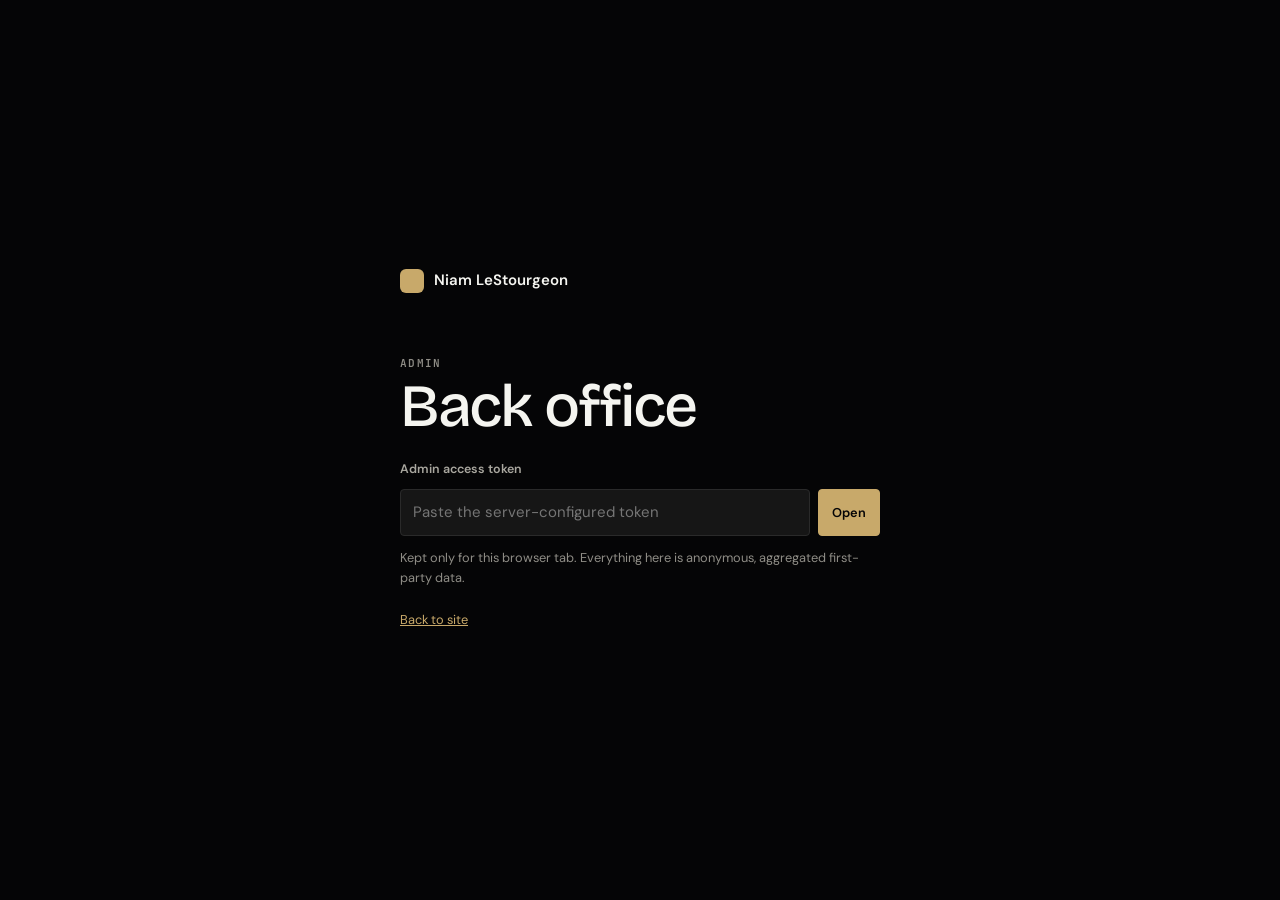
<file: admin/index.html>
<!DOCTYPE html>
<html lang="en">
<head>
<meta charset="UTF-8">
<meta name="viewport" content="width=device-width, initial-scale=1">
<meta name="robots" content="noindex, nofollow">
<meta name="description" content="Private admin dashboard.">
<title>Admin · Niam LeStourgeon</title>
<link rel="stylesheet" href="/admin/admin.css">
<script src="/admin/admin.js" defer></script>
</head>
<body>
<a class="skip-link" href="#content">Skip to dashboard</a>

<section class="admin-gate" id="unlock-panel" aria-labelledby="unlock-title">
  <form class="admin-gate-card" id="unlock-form">
    <a class="brand" href="/" aria-label="Niam LeStourgeon home"><span class="brand-mark" aria-hidden="true"></span><span>Niam LeStourgeon</span></a>
    <p class="eyebrow">Admin</p>
    <h1 id="unlock-title">Back office</h1>
    <label for="admin-token">Admin access token</label>
    <div class="token-row">
      <input id="admin-token" type="password" autocomplete="current-password" required spellcheck="false" placeholder="Paste the server-configured token">
      <button class="admin-btn primary" type="submit">Open</button>
    </div>
    <p class="form-note" id="unlock-note" aria-live="polite">Kept only for this browser tab. Everything here is anonymous, aggregated first-party data.</p>
    <a class="admin-back" href="/">Back to site</a>
  </form>
</section>

<div class="admin-shell" id="dashboard" hidden>
  <header class="topbar">
    <a class="brand" href="/" aria-label="Niam LeStourgeon home"><span class="brand-mark" aria-hidden="true"></span><span>Niam LeStourgeon</span><i>Back office</i></a>
    <span class="live-label" id="updated-at">Loading…</span>
    <div class="topbar-actions">
      <button type="button" class="admin-btn" id="refresh">Refresh</button>
      <a class="admin-btn" href="/">Back to site</a>
    </div>
  </header>
  <main class="admin-body" id="content">
    <div class="page-head"><p class="eyebrow">Last 30 days</p><h1 id="dashboard-title" tabindex="-1">Overview</h1></div>
    <div class="admin-tab-row">
      <nav class="admin-tabs" id="admin-navigation" aria-label="Dashboard sections"></nav>
      <button type="button" class="admin-btn admin-export" id="export" title="Download this page as a CSV file">Export CSV</button>
    </div>
    <p class="form-note error" id="load-error" role="alert" hidden></p>
    <div id="view"></div>
    <p class="privacy-note">Counts are anonymous and aggregated. A measured zero is shown as zero; a metric with no data yet says so instead of guessing.</p>
  </main>
</div>
</body>
</html>
</file>
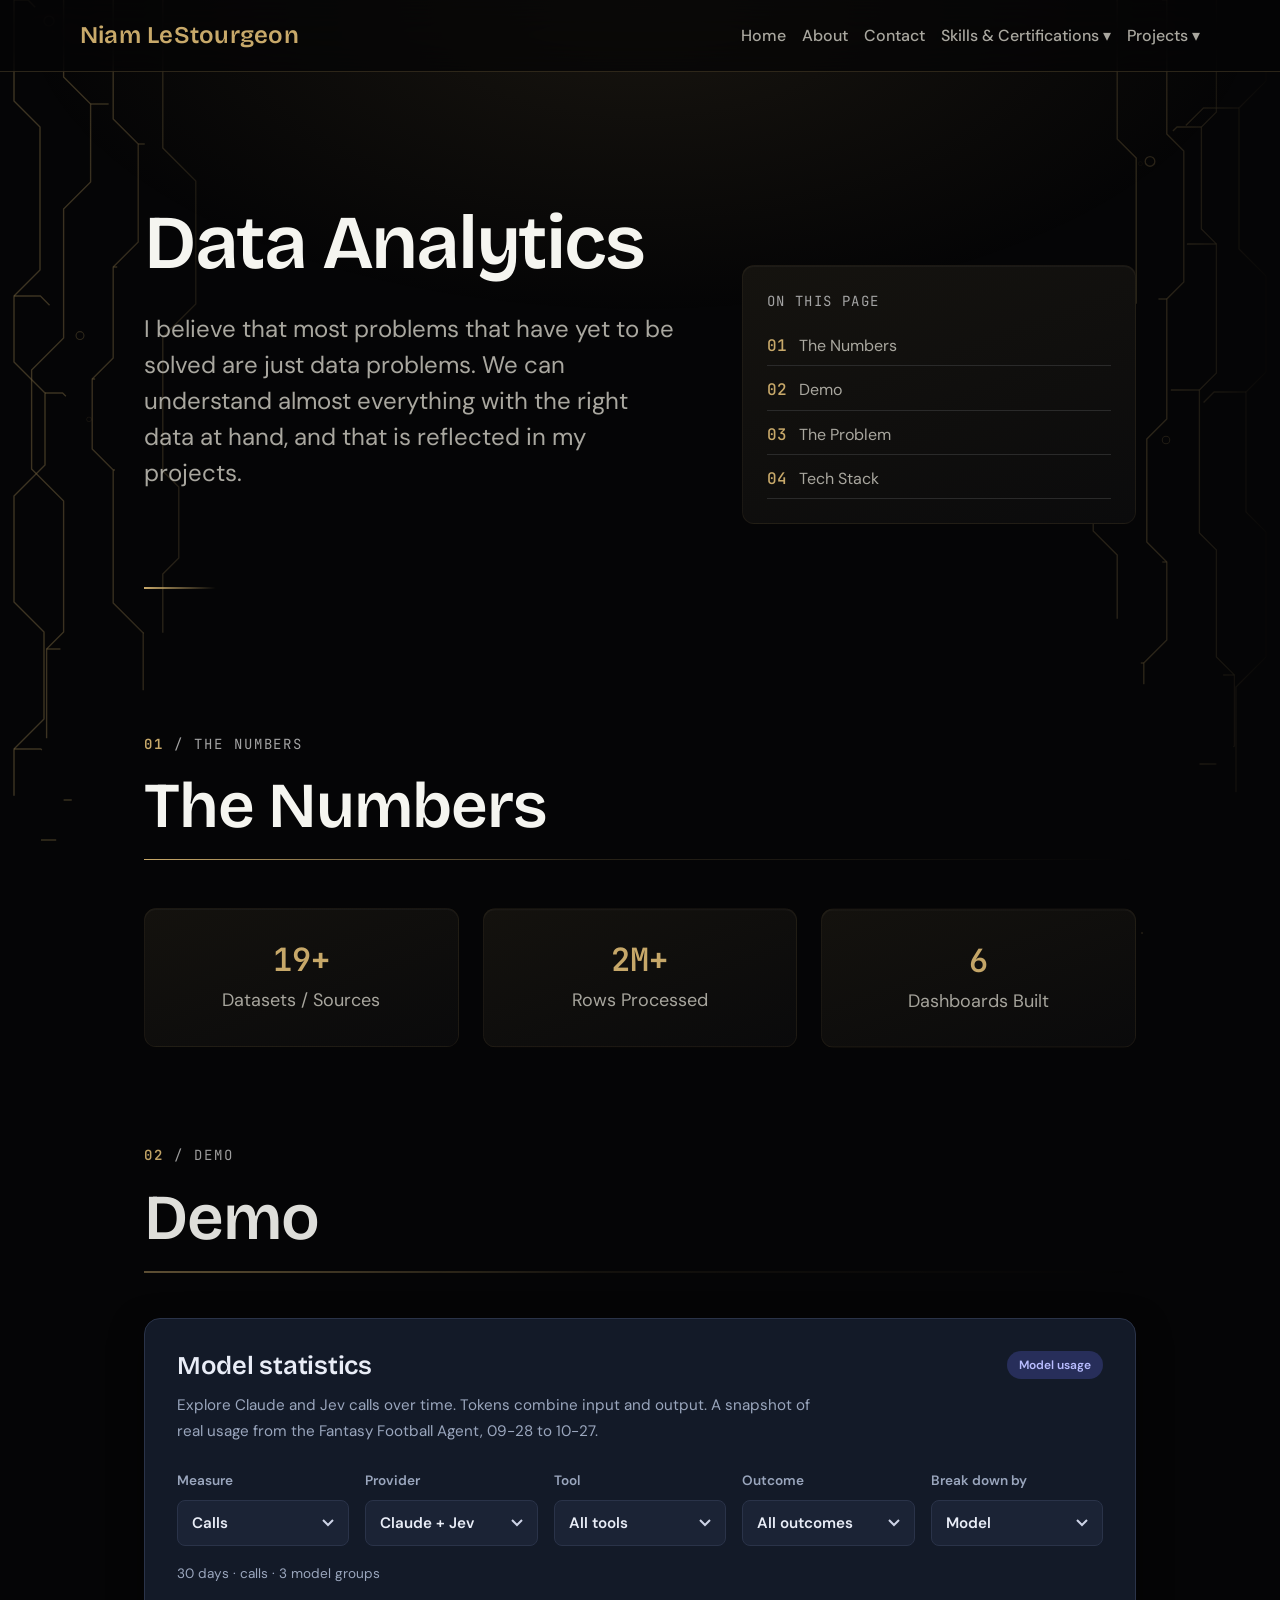
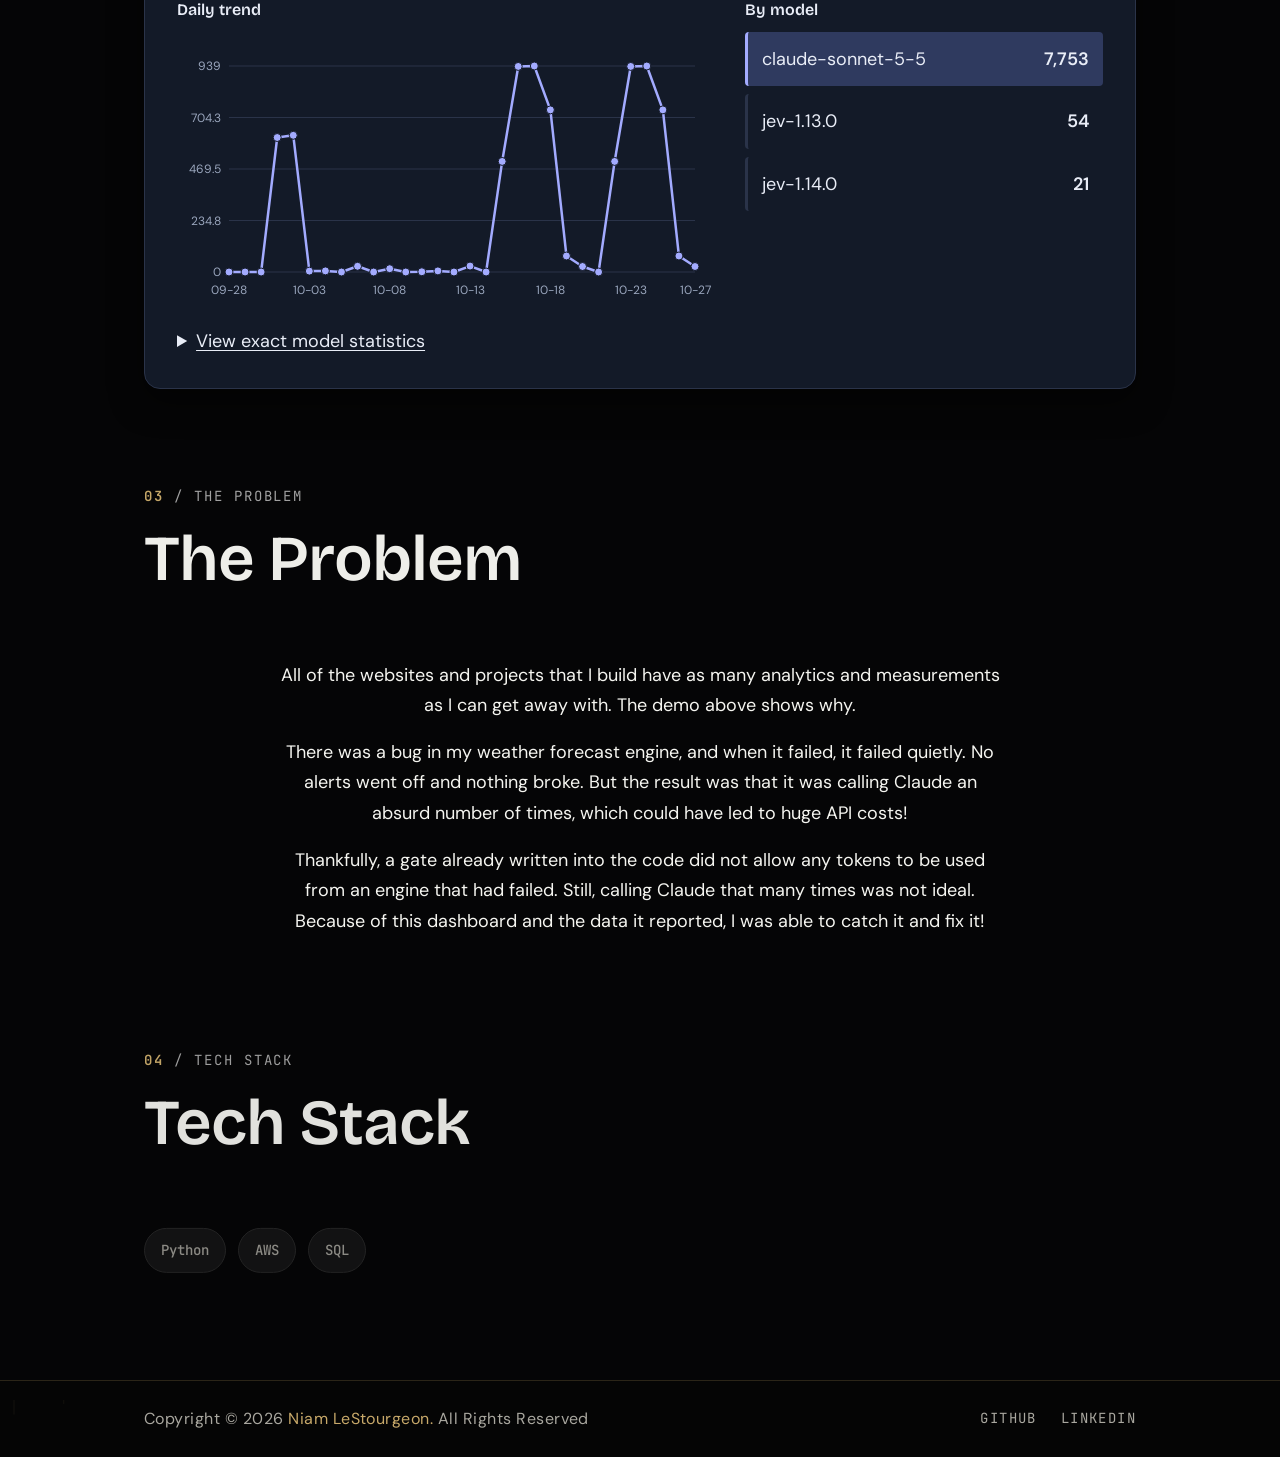
<file: data-analytics.html>
<!DOCTYPE html>
<html lang="en">
<head>
    <meta charset="UTF-8">
    <meta name="color-scheme" content="dark">
    <style>html{background:#050506;color-scheme:dark}@view-transition{navigation:auto}</style>
<meta name="viewport" content="width=device-width, initial-scale=1.0">
    <title>Data Analytics | Niam LeStourgeon</title>
    <link rel="icon" type="image/svg+xml" href="assets/favicon.svg">
    <meta name="description" content="Niam LeStourgeon's Data Analytics project showcasing AWS, backend, and AI integration for data visualization and analysis.">
    <link rel="canonical" href="https://niam.pro/data-analytics.html">
    <script>document.documentElement.classList.add("js")</script><script src="/themes/theme.js"></script>
    <meta http-equiv="Content-Security-Policy" content="default-src 'self'; script-src 'self' 'sha256-qOhFsq0QMV2REqNwk5hGH5bZE9SkX6gt6yeyKdYPv+U='; style-src 'self' 'unsafe-inline'; img-src 'self' data: blob:; font-src 'self'; media-src 'self'; connect-src 'self'; object-src 'none'; base-uri 'self'; form-action 'self'">
    <meta name="referrer" content="strict-origin-when-cross-origin">
    <link rel="preload" href="assets/fonts/bricolage-grotesque.woff2" as="font" type="font/woff2" crossorigin>
    <link rel="preload" href="assets/fonts/dm-sans.woff2" as="font" type="font/woff2" crossorigin>
    <script defer src="nav.js"></script>
    <script defer src="assets/anime.umd.min.js"></script>
    <script defer src="motion.js"></script>
    <script defer src="data-analytics.js"></script>
    <link rel="stylesheet" href="NiamThePro.css">
    <style>
        /* Model statistics demo: keeps the admin dashboard's own navy palette */
        .ms { --bg: #131a28; --field: #1b2335; --line: #2a3349; --text: #e9edf7; --muted: #9aa6bd; --accent: #a3abff; --sel: #2f3a5f;
            max-width: 1000px; margin: 0 auto; padding: var(--space-6); background: var(--bg); border: 1px solid var(--line); border-radius: var(--radius-xl); box-shadow: var(--shadow-lg); color: var(--text); }
        .ms-top { display: flex; justify-content: space-between; gap: var(--space-4); align-items: flex-start; }
        .ms-title { margin: 0 0 var(--space-3); font-size: 1.6rem; line-height: 1.2; color: var(--text); }
        .ms-sub { margin: 0; max-width: 46rem; color: var(--muted); font-size: 0.95rem; }
        .ms-badge { flex: none; padding: 4px 12px; border-radius: var(--radius-full); background: #272e5a; color: #b9bdff; font-size: 0.75rem; font-weight: 700; }
        .ms-controls { display: grid; grid-template-columns: repeat(auto-fit, minmax(150px, 1fr)); gap: var(--space-4); margin-top: var(--space-5); }
        .ms-controls label { display: flex; flex-direction: column; gap: var(--space-2); color: var(--muted); font-size: 0.85rem; font-weight: 600; }
        .ms-controls select { appearance: none; width: 100%; padding: 12px 36px 12px 14px; border: 1px solid var(--line); border-radius: var(--radius-md); color: var(--text); font: 600 0.95rem var(--font-body); cursor: pointer;
            background: var(--field) url("data:image/svg+xml,%3Csvg xmlns='http://www.w3.org/2000/svg' width='12' height='8' fill='none' stroke='%23cdd3e6' stroke-width='2'%3E%3Cpath d='m1 1 5 5 5-5'/%3E%3C/svg%3E") no-repeat right 14px center; }
        .ms-meta { margin: var(--space-4) 0; color: var(--muted); font-size: 0.85rem; }
        .ms-body { display: grid; grid-template-columns: minmax(0, 1fr); gap: var(--space-6); }
        @media (min-width: 800px) { .ms-body { grid-template-columns: minmax(0, 3fr) minmax(0, 2fr); } }
        .ms-h { margin: 0 0 var(--space-3); font-size: 1rem; color: var(--text); }
        .ms-chart { position: relative; height: 270px; touch-action: pan-y; border-radius: var(--radius-md); }
        .ms-chart:focus-visible { outline: 2px solid var(--accent); outline-offset: 2px; }
        .ms-chart svg, .ms-tip { pointer-events: none; }
        .ms-chart svg { display: block; }
        .ms-grid { stroke: var(--line); }
        .ms-tick { fill: var(--muted); font-size: 12px; }
        .ms-line { fill: none; stroke: var(--accent); stroke-width: 2.5; stroke-linejoin: round; }
        .ms-dot { fill: var(--accent); stroke: var(--bg); stroke-width: 1; }
        .ms-dot.on { stroke: #fff; stroke-width: 2; }
        .ms-cross { stroke: var(--muted); stroke-dasharray: 3 4; }
        .ms-tip { position: absolute; transform: translate(-50%, -100%); padding: 6px 10px; border: 1px solid var(--line); border-radius: var(--radius-md); background: #0d1220; font-size: 0.8rem; white-space: nowrap; }
        .ms-empty { margin: 0; padding-top: var(--space-8); text-align: center; color: var(--muted); }
        .ms-list { display: flex; flex-direction: column; gap: var(--space-2); }
        .ms-row { display: flex; justify-content: space-between; gap: var(--space-3); padding: 12px 14px; border: 0; border-left: 3px solid var(--line); border-radius: var(--radius-sm); background: none; color: var(--text); font: inherit; text-align: left; cursor: pointer; }
        .ms-row:hover { background: var(--field); }
        .ms-row[aria-pressed="true"] { background: var(--sel); border-left-color: var(--accent); }
        .ms-row:focus-visible { outline: 2px solid var(--accent); outline-offset: 2px; }
        .ms-exact { margin-top: var(--space-5); }
        .ms-exact summary { cursor: pointer; width: fit-content; color: var(--text); text-decoration: underline; text-underline-offset: 3px; }
        .ms-table-wrap { max-height: 260px; overflow: auto; margin-top: var(--space-3); border: 1px solid var(--line); border-radius: var(--radius-md); }
        #ms-table { width: 100%; border-collapse: collapse; font-size: 0.85rem; font-variant-numeric: tabular-nums; }
        #ms-table th, #ms-table td { padding: 8px 12px; text-align: right; border-bottom: 1px solid var(--line); }
        #ms-table th:first-child, #ms-table td:first-child { text-align: left; }
        #ms-table th { position: sticky; top: 0; background: var(--field); color: var(--muted); }
        @media (max-width: 639px) { .ms { padding: var(--space-4); } .ms-top { flex-direction: column-reverse; } }
    </style>
    <!-- Open Graph / Facebook -->
    <meta property="og:type" content="website">
    <meta property="og:url" content="https://niam.pro/data-analytics.html">
    <meta property="og:title" content="Data Analytics | Niam LeStourgeon">
    <meta property="og:description" content="Niam LeStourgeon's Data Analytics project showcasing AWS, backend, and AI integration for data visualization and analysis.">
    <meta property="og:image" content="https://niam.pro/og-image.jpg">
    <!-- Twitter -->
    <meta property="twitter:card" content="summary_large_image">
    <meta property="twitter:url" content="https://niam.pro/data-analytics.html">
    <meta property="twitter:title" content="Data Analytics | Niam LeStourgeon">
    <meta property="twitter:description" content="Niam LeStourgeon's Data Analytics project showcasing AWS, backend, and AI integration for data visualization and analysis.">
    <meta property="twitter:image" content="https://niam.pro/og-image.jpg">
</head>
<body>
    <a class="skip-link" href="#main">Skip to content</a>
    <header class="site-header">
        <div class="header-inner">
            <a class="site-brand" href="index.html">Niam LeStourgeon</a>
            <nav aria-label="Primary">
                <ul class="menu">
                    <li><a href="index.html">Home</a></li>
                    <li><a href="about.html">About</a></li>
                    <li><a href="contact.html">Contact</a></li>
                    <li class="dropdown">
                        <a href="skills.html">Skills &amp; Certifications &#9662;</a>
                        <ul class="dropdown-menu">
                            <li><a href="data-analytics.html">Data Analytics</a></li>
                            <li><a href="ai-usage-and-training.html">AI Usage and Training</a></li>
                        </ul>
                    </li>
                    <li class="dropdown">
                        <a href="projects.html">Projects &#9662;</a>
                        <ul class="dropdown-menu">
                            <li><a href="fantasy-football-agent.html">Fantasy Football Agent</a></li>
                            <li><a href="farmstead-world.html">Farmstead World</a></li>
                            <li><a href="tick-forward.html">Tick Forward</a></li>
                            <li><a href="lamp-light.html">Lamp Light</a></li>
                        </ul>
                    </li>
                </ul>
            </nav>
        </div>
    </header>

    <main id="main">
        <section class="hero">
            <div class="hero-inner container">
                <h1 class="hero-title">Data Analytics</h1>
                <p class="hero-description">I believe that most problems that have yet to be solved are just data problems.
                    We can understand almost everything with the right data at hand, and that is reflected in my projects.
                </p>
            </div>
        </section>
        <section class="section">
            <div class="container">
                <div class="section-header">
                    <h2 class="section-title">The Numbers</h2>
                </div>
                <div class="stats-grid">
                    <div class="card stat-card">
                        <div class="stat-value stat-value--text" data-count="20" data-suffix="+">20+</div>
                        <div class="stat-label">Datasets / Sources</div>
                    </div>
                    <div class="card stat-card">
                        <div class="stat-value stat-value--text" data-count="2" data-suffix="M+">2M+</div>
                        <div class="stat-label">Rows Processed</div>
                    </div>
                    <div class="card stat-card">
                        <div class="stat-value stat-value--text" data-count="6">6</div>
                        <div class="stat-label">Dashboards Built</div>
                    </div>
                </div>
            </div>
        </section>
        <section class="section">
            <div class="container">
                <div class="section-header">
                    <h2 class="section-title">Demo</h2>
                </div>
                <div class="ms" id="ms">
                    <script type="application/json" id="ms-data">
[{"day":"2026-09-28","model":"claude-sonnet-5-5","tool":"submit_drift_report","outcome":"Errored","calls":0,"tokens":0},
{"day":"2026-10-01","model":"claude-sonnet-5-5","tool":"submit_drift_report","outcome":"Errored","calls":7,"tokens":0},
{"day":"2026-10-01","model":"claude-sonnet-5-5","tool":"submit_drift_report","outcome":"Failed","calls":9,"tokens":0},
{"day":"2026-10-01","model":"claude-sonnet-5-5","tool":"submit_game_forecast","outcome":"Failed","calls":572,"tokens":0},
{"day":"2026-10-01","model":"claude-sonnet-5-5","tool":"submit_waiver_recommendations","outcome":"Errored","calls":7,"tokens":0},
{"day":"2026-10-01","model":"claude-sonnet-5-5","tool":"submit_waiver_recommendations","outcome":"Failed","calls":18,"tokens":0},
{"day":"2026-10-01","model":"jev-1.13.0","tool":"classify_news","outcome":"Success","calls":6,"tokens":98404},
{"day":"2026-10-01","model":"jev-1.13.0","tool":"read_news_policy","outcome":"Success","calls":9,"tokens":16605},
{"day":"2026-10-02","model":"claude-sonnet-5-5","tool":"submit_drift_report","outcome":"Success","calls":2,"tokens":10401},
{"day":"2026-10-02","model":"claude-sonnet-5-5","tool":"submit_game_forecast","outcome":"Failed","calls":600,"tokens":0},
{"day":"2026-10-02","model":"claude-sonnet-5-5","tool":"submit_game_forecast","outcome":"Success","calls":15,"tokens":99273},
{"day":"2026-10-02","model":"claude-sonnet-5-5","tool":"submit_league_report","outcome":"Success","calls":2,"tokens":54829},
{"day":"2026-10-02","model":"claude-sonnet-5-5","tool":"submit_lineup_decisions","outcome":"Success","calls":2,"tokens":45325},
{"day":"2026-10-02","model":"claude-sonnet-5-5","tool":"submit_waiver_recommendations","outcome":"Success","calls":2,"tokens":31789},
{"day":"2026-10-02","model":"jev-1.13.0","tool":"read_news_policy","outcome":"Success","calls":2,"tokens":3690},
{"day":"2026-10-03","model":"claude-sonnet-5-5","tool":"submit_drift_report","outcome":"Success","calls":1,"tokens":6995},
{"day":"2026-10-03","model":"claude-sonnet-5-5","tool":"submit_league_report","outcome":"Success","calls":1,"tokens":30496},
{"day":"2026-10-03","model":"claude-sonnet-5-5","tool":"submit_lineup_decisions","outcome":"Success","calls":1,"tokens":22961},
{"day":"2026-10-03","model":"claude-sonnet-5-5","tool":"submit_waiver_recommendations","outcome":"Success","calls":1,"tokens":16121},
{"day":"2026-10-03","model":"jev-1.13.0","tool":"read_news_policy","outcome":"Success","calls":1,"tokens":1845},
{"day":"2026-10-04","model":"claude-sonnet-5-5","tool":"submit_drift_report","outcome":"Success","calls":1,"tokens":7723},
{"day":"2026-10-04","model":"claude-sonnet-5-5","tool":"submit_league_report","outcome":"Success","calls":1,"tokens":30834},
{"day":"2026-10-04","model":"claude-sonnet-5-5","tool":"submit_lineup_decisions","outcome":"Success","calls":2,"tokens":45448},
{"day":"2026-10-04","model":"claude-sonnet-5-5","tool":"submit_waiver_recommendations","outcome":"Success","calls":1,"tokens":15860},
{"day":"2026-10-04","model":"jev-1.13.0","tool":"read_news_policy","outcome":"Success","calls":2,"tokens":3690},
{"day":"2026-10-06","model":"claude-sonnet-5-5","tool":"submit_drift_report","outcome":"Success","calls":2,"tokens":15225},
{"day":"2026-10-06","model":"claude-sonnet-5-5","tool":"submit_game_review","outcome":"Success","calls":15,"tokens":171211},
{"day":"2026-10-06","model":"claude-sonnet-5-5","tool":"submit_league_report","outcome":"Success","calls":2,"tokens":57940},
{"day":"2026-10-06","model":"claude-sonnet-5-5","tool":"submit_lineup_decisions","outcome":"Success","calls":1,"tokens":23544},
{"day":"2026-10-06","model":"claude-sonnet-5-5","tool":"submit_trade_candidates","outcome":"Success","calls":2,"tokens":94929},
{"day":"2026-10-06","model":"claude-sonnet-5-5","tool":"submit_trade_recommendation","outcome":"Success","calls":2,"tokens":65365},
{"day":"2026-10-06","model":"claude-sonnet-5-5","tool":"submit_waiver_recommendations","outcome":"Success","calls":2,"tokens":30993},
{"day":"2026-10-06","model":"jev-1.13.0","tool":"read_news_policy","outcome":"Success","calls":2,"tokens":3690},
{"day":"2026-10-08","model":"claude-sonnet-5-5","tool":"submit_game_forecast","outcome":"Success","calls":15,"tokens":102612},
{"day":"2026-10-08","model":"jev-1.13.0","tool":"classify_news","outcome":"Success","calls":6,"tokens":101048},
{"day":"2026-10-10","model":"claude-sonnet-5-5","tool":"submit_lineup_decisions","outcome":"Success","calls":1,"tokens":23529},
{"day":"2026-10-10","model":"jev-1.13.0","tool":"read_news_policy","outcome":"Success","calls":1,"tokens":1845},
{"day":"2026-10-11","model":"claude-sonnet-5-5","tool":"submit_drift_report","outcome":"Success","calls":1,"tokens":7720},
{"day":"2026-10-11","model":"claude-sonnet-5-5","tool":"submit_league_report","outcome":"Success","calls":1,"tokens":30638},
{"day":"2026-10-11","model":"claude-sonnet-5-5","tool":"submit_lineup_decisions","outcome":"Success","calls":2,"tokens":45769},
{"day":"2026-10-11","model":"claude-sonnet-5-5","tool":"submit_waiver_recommendations","outcome":"Success","calls":1,"tokens":16914},
{"day":"2026-10-11","model":"jev-1.13.0","tool":"read_news_policy","outcome":"Success","calls":2,"tokens":3690},
{"day":"2026-10-13","model":"claude-sonnet-5-5","tool":"submit_drift_report","outcome":"Success","calls":2,"tokens":14949},
{"day":"2026-10-13","model":"claude-sonnet-5-5","tool":"submit_game_review","outcome":"Success","calls":15,"tokens":175055},
{"day":"2026-10-13","model":"claude-sonnet-5-5","tool":"submit_league_report","outcome":"Success","calls":2,"tokens":60477},
{"day":"2026-10-13","model":"claude-sonnet-5-5","tool":"submit_lineup_decisions","outcome":"Success","calls":1,"tokens":22907},
{"day":"2026-10-13","model":"claude-sonnet-5-5","tool":"submit_trade_candidates","outcome":"Success","calls":2,"tokens":95703},
{"day":"2026-10-13","model":"claude-sonnet-5-5","tool":"submit_trade_recommendation","outcome":"Success","calls":2,"tokens":61339},
{"day":"2026-10-13","model":"claude-sonnet-5-5","tool":"submit_waiver_recommendations","outcome":"Invalid Tool","calls":1,"tokens":28868},
{"day":"2026-10-13","model":"claude-sonnet-5-5","tool":"submit_waiver_recommendations","outcome":"Success","calls":2,"tokens":31017},
{"day":"2026-10-13","model":"jev-1.13.0","tool":"read_news_policy","outcome":"Success","calls":2,"tokens":3690},
{"day":"2026-10-15","model":"claude-sonnet-5-5","tool":"submit_game_forecast","outcome":"Failed","calls":504,"tokens":0},
{"day":"2026-10-15","model":"jev-1.13.0","tool":"classify_news","outcome":"Success","calls":6,"tokens":95654},
{"day":"2026-10-16","model":"claude-sonnet-5-5","tool":"submit_game_forecast","outcome":"Failed","calls":937,"tokens":0},
{"day":"2026-10-17","model":"claude-sonnet-5-5","tool":"submit_game_forecast","outcome":"Failed","calls":936,"tokens":0},
{"day":"2026-10-17","model":"claude-sonnet-5-5","tool":"submit_lineup_decisions","outcome":"Failed","calls":3,"tokens":0},
{"day":"2026-10-17","model":"jev-1.13.0","tool":"read_news_policy","outcome":"Success","calls":3,"tokens":5535},
{"day":"2026-10-18","model":"claude-sonnet-5-5","tool":"submit_drift_report","outcome":"Failed","calls":3,"tokens":0},
{"day":"2026-10-18","model":"claude-sonnet-5-5","tool":"submit_game_forecast","outcome":"Failed","calls":727,"tokens":0},
{"day":"2026-10-18","model":"claude-sonnet-5-5","tool":"submit_lineup_decisions","outcome":"Failed","calls":3,"tokens":0},
{"day":"2026-10-18","model":"claude-sonnet-5-5","tool":"submit_waiver_recommendations","outcome":"Failed","calls":6,"tokens":0},
{"day":"2026-10-18","model":"jev-1.13.0","tool":"read_news_policy","outcome":"Success","calls":6,"tokens":11070},
{"day":"2026-10-19","model":"claude-sonnet-5-5","tool":"submit_game_forecast","outcome":"Failed","calls":73,"tokens":0},
{"day":"2026-10-20","model":"claude-sonnet-5-5","tool":"submit_drift_report","outcome":"Failed","calls":6,"tokens":0},
{"day":"2026-10-20","model":"claude-sonnet-5-5","tool":"submit_game_forecast","outcome":"Failed","calls":1,"tokens":0},
{"day":"2026-10-20","model":"claude-sonnet-5-5","tool":"submit_trade_candidates","outcome":"Failed","calls":6,"tokens":0},
{"day":"2026-10-20","model":"claude-sonnet-5-5","tool":"submit_waiver_recommendations","outcome":"Failed","calls":12,"tokens":0},
{"day":"2026-10-20","model":"jev-1.13.0","tool":"read_news_policy","outcome":"Success","calls":6,"tokens":11070},
{"day":"2026-10-22","model":"claude-sonnet-5-5","tool":"submit_game_forecast","outcome":"Failed","calls":504,"tokens":0},
{"day":"2026-10-22","model":"jev-1.14.0","tool":"classify_news","outcome":"Success","calls":6,"tokens":93310},
{"day":"2026-10-23","model":"claude-sonnet-5-5","tool":"submit_game_forecast","outcome":"Failed","calls":937,"tokens":0},
{"day":"2026-10-24","model":"claude-sonnet-5-5","tool":"submit_game_forecast","outcome":"Failed","calls":936,"tokens":0},
{"day":"2026-10-24","model":"claude-sonnet-5-5","tool":"submit_lineup_decisions","outcome":"Failed","calls":3,"tokens":0},
{"day":"2026-10-24","model":"jev-1.14.0","tool":"read_news_policy","outcome":"Success","calls":3,"tokens":5535},
{"day":"2026-10-25","model":"claude-sonnet-5-5","tool":"submit_drift_report","outcome":"Failed","calls":3,"tokens":0},
{"day":"2026-10-25","model":"claude-sonnet-5-5","tool":"submit_game_forecast","outcome":"Failed","calls":727,"tokens":0},
{"day":"2026-10-25","model":"claude-sonnet-5-5","tool":"submit_lineup_decisions","outcome":"Failed","calls":3,"tokens":0},
{"day":"2026-10-25","model":"claude-sonnet-5-5","tool":"submit_waiver_recommendations","outcome":"Failed","calls":6,"tokens":0},
{"day":"2026-10-25","model":"jev-1.14.0","tool":"read_news_policy","outcome":"Success","calls":6,"tokens":11070},
{"day":"2026-10-26","model":"claude-sonnet-5-5","tool":"submit_game_forecast","outcome":"Failed","calls":73,"tokens":0},
{"day":"2026-10-27","model":"claude-sonnet-5-5","tool":"submit_drift_report","outcome":"Errored","calls":0,"tokens":0},
{"day":"2026-10-27","model":"claude-sonnet-5-5","tool":"submit_drift_report","outcome":"Failed","calls":6,"tokens":0},
{"day":"2026-10-27","model":"claude-sonnet-5-5","tool":"submit_game_forecast","outcome":"Failed","calls":1,"tokens":0},
{"day":"2026-10-27","model":"claude-sonnet-5-5","tool":"submit_trade_candidates","outcome":"Failed","calls":6,"tokens":0},
{"day":"2026-10-27","model":"claude-sonnet-5-5","tool":"submit_waiver_recommendations","outcome":"Failed","calls":12,"tokens":0},
{"day":"2026-10-27","model":"jev-1.14.0","tool":"read_news_policy","outcome":"Success","calls":6,"tokens":11070}]
</script>
                    <div class="ms-top">
                        <div>
                            <h3 class="ms-title">Model statistics</h3>
                            <p class="ms-sub">Explore Claude and Jev calls over time. Tokens combine input and output. A snapshot of real usage from the Fantasy Football Agent, 09-28 to 10-27.</p>
                        </div>
                        <span class="ms-badge">Model usage</span>
                    </div>
                    <div class="ms-controls">
                        <label><span>Measure</span><select name="measure"></select></label>
                        <label><span>Provider</span><select name="prov"></select></label>
                        <label><span>Tool</span><select name="tool"></select></label>
                        <label><span>Outcome</span><select name="outcome"></select></label>
                        <label><span>Break down by</span><select name="by"></select></label>
                    </div>
                    <p class="ms-meta" id="ms-meta"></p>
                    <div class="ms-body">
                        <div>
                            <h4 class="ms-h">Daily trend</h4>
                            <div class="ms-chart" id="ms-chart" tabindex="0" role="group" aria-label="Daily trend chart. Use the left and right arrow keys to inspect each day."></div>
                        </div>
                        <div>
                            <h4 class="ms-h" id="ms-list-h">By model</h4>
                            <div class="ms-list" id="ms-list"></div>
                        </div>
                    </div>
                    <details class="ms-exact">
                        <summary>View exact model statistics</summary>
                        <div class="ms-table-wrap"><table id="ms-table"></table></div>
                    </details>
                </div>
            </div>
        </section>

 
        <section class="section">
            <div class="container">
                <div class="section-header">
                    <h2 class="section-title">The Problem</h2>
                </div>
                <div class="text-center" style="max-width: 60ch; margin-inline: auto; line-height: 1.7; text-wrap: pretty;">
                    <p>All of the websites and projects that I build have as many analytics and measurements as I can get away with. The demo above shows why.</p>
                    <p>There was a bug in my weather forecast engine, and when it failed, it failed quietly. No alerts went off and nothing broke. But the result was that it was calling Claude an absurd number of times, which could have led to huge API costs!</p>
                    <p>Thankfully, a gate already written into the code did not allow any tokens to be used from an engine that had failed. Still, calling Claude that many times was not ideal. Because of this dashboard and the data it reported, I was able to catch it and fix it!</p>
                </div>
            </div>
        </section>

               <!--
        <section class="section">
            <div class="container">
                <div class="section-header">
                    <h2 class="section-title">How It Works</h2>
                </div>
                <div class="timeline">
                    <div class="timeline-item">
                        <div class="timeline-marker" aria-hidden="true"></div>
                        <div class="timeline-content">
                            <h3 class="timeline-title"><span class="placeholder">[Data In]</span></h3>
                            <p class="timeline-description"><span class="placeholder">[Stage]</span><br><span class="placeholder">[What happens and which tool does it]</span></p>
                        </div>
                    </div>
                    <div class="timeline-item">
                        <div class="timeline-marker" aria-hidden="true"></div>
                        <div class="timeline-content">
                            <h3 class="timeline-title"><span class="placeholder">[Clean and Model]</span></h3>
                            <p class="timeline-description"><span class="placeholder">[Stage]</span><br><span class="placeholder">[What happens and which tool does it]</span></p>
                        </div>
                    </div>
                    <div class="timeline-item">
                        <div class="timeline-marker" aria-hidden="true"></div>
                        <div class="timeline-content">
                            <h3 class="timeline-title"><span class="placeholder">[Analyze]</span></h3>
                            <p class="timeline-description"><span class="placeholder">[Stage]</span><br><span class="placeholder">[What happens and which tool does it]</span></p>
                        </div>
                    </div>
                    <div class="timeline-item">
                        <div class="timeline-marker" aria-hidden="true"></div>
                        <div class="timeline-content">
                            <h3 class="timeline-title"><span class="placeholder">[Visualize]</span></h3>
                            <p class="timeline-description"><span class="placeholder">[Stage]</span><br><span class="placeholder">[What happens and which tool does it]</span></p>
                        </div>
                    </div>
                </div>
            </div>
        </section>
        <section class="section">
            <div class="container">
                <div class="section-header">
                    <h2 class="section-title">Key Findings</h2>
                </div>
                <div class="decisions-grid">
                    <article class="card decision-card placeholder-card">
                        <div class="decision-number" aria-hidden="true">01</div>
                        <h3 class="decision-title"><span class="placeholder">[Insight headline]</span></h3>
                        <p class="decision-description"><span class="placeholder">[What you found, and what changed because of it]</span></p>
                    </article>
                    <article class="card decision-card placeholder-card">
                        <div class="decision-number" aria-hidden="true">02</div>
                        <h3 class="decision-title"><span class="placeholder">[Insight headline]</span></h3>
                        <p class="decision-description"><span class="placeholder">[What you found, and what changed because of it]</span></p>
                    </article>
                    <article class="card decision-card placeholder-card">
                        <div class="decision-number" aria-hidden="true">03</div>
                        <h3 class="decision-title"><span class="placeholder">[Insight headline]</span></h3>
                        <p class="decision-description"><span class="placeholder">[What you found, and what changed because of it]</span></p>
                    </article>
                </div>
            </div>
        </section>

    -->
        <section class="section">
            <div class="container">
                <div class="section-header">
                    <h2 class="section-title">Tech Stack</h2>
                </div>
                <div class="tech-stack">
                    <span class="tech-tag">Python</span>
                    <span class="tech-tag">AWS</span>
                    <span class="tech-tag">SQL</span>
                </div>
            </div>
        </section>
    </main>

    <footer class="site-footer">
        <div class="container">
            <div class="footer-inner">
                <p class="footer-copyright">Copyright &copy; 2026 <span class="gold">Niam LeStourgeon.</span> All Rights Reserved</p>
                <a class="footer-link" href="https://github.com/niamlestou" rel="noopener" target="_blank">GitHub</a>
                <a class="footer-link" href="https://www.linkedin.com/in/niamlestou" rel="noopener" target="_blank">LinkedIn</a>
            </div>
        </div>
    </footer>
    
</body>
</html>
</file>
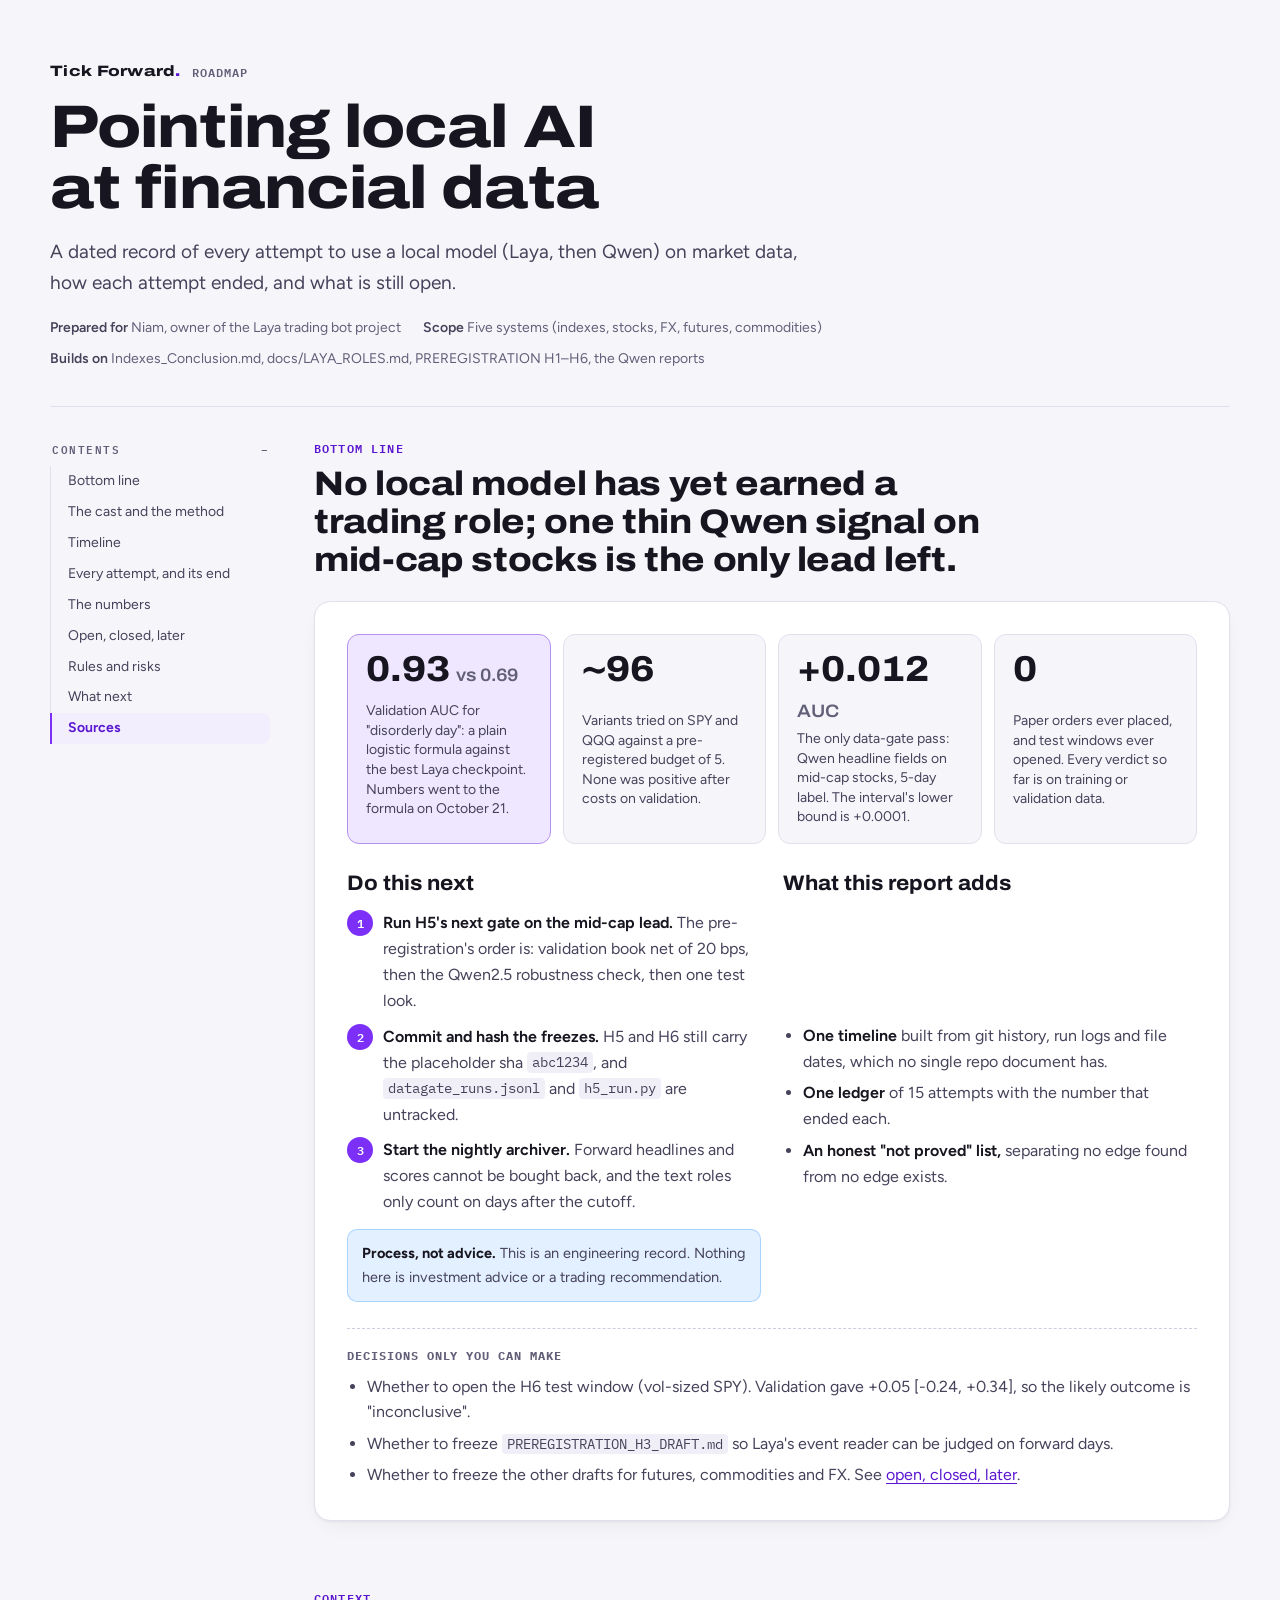
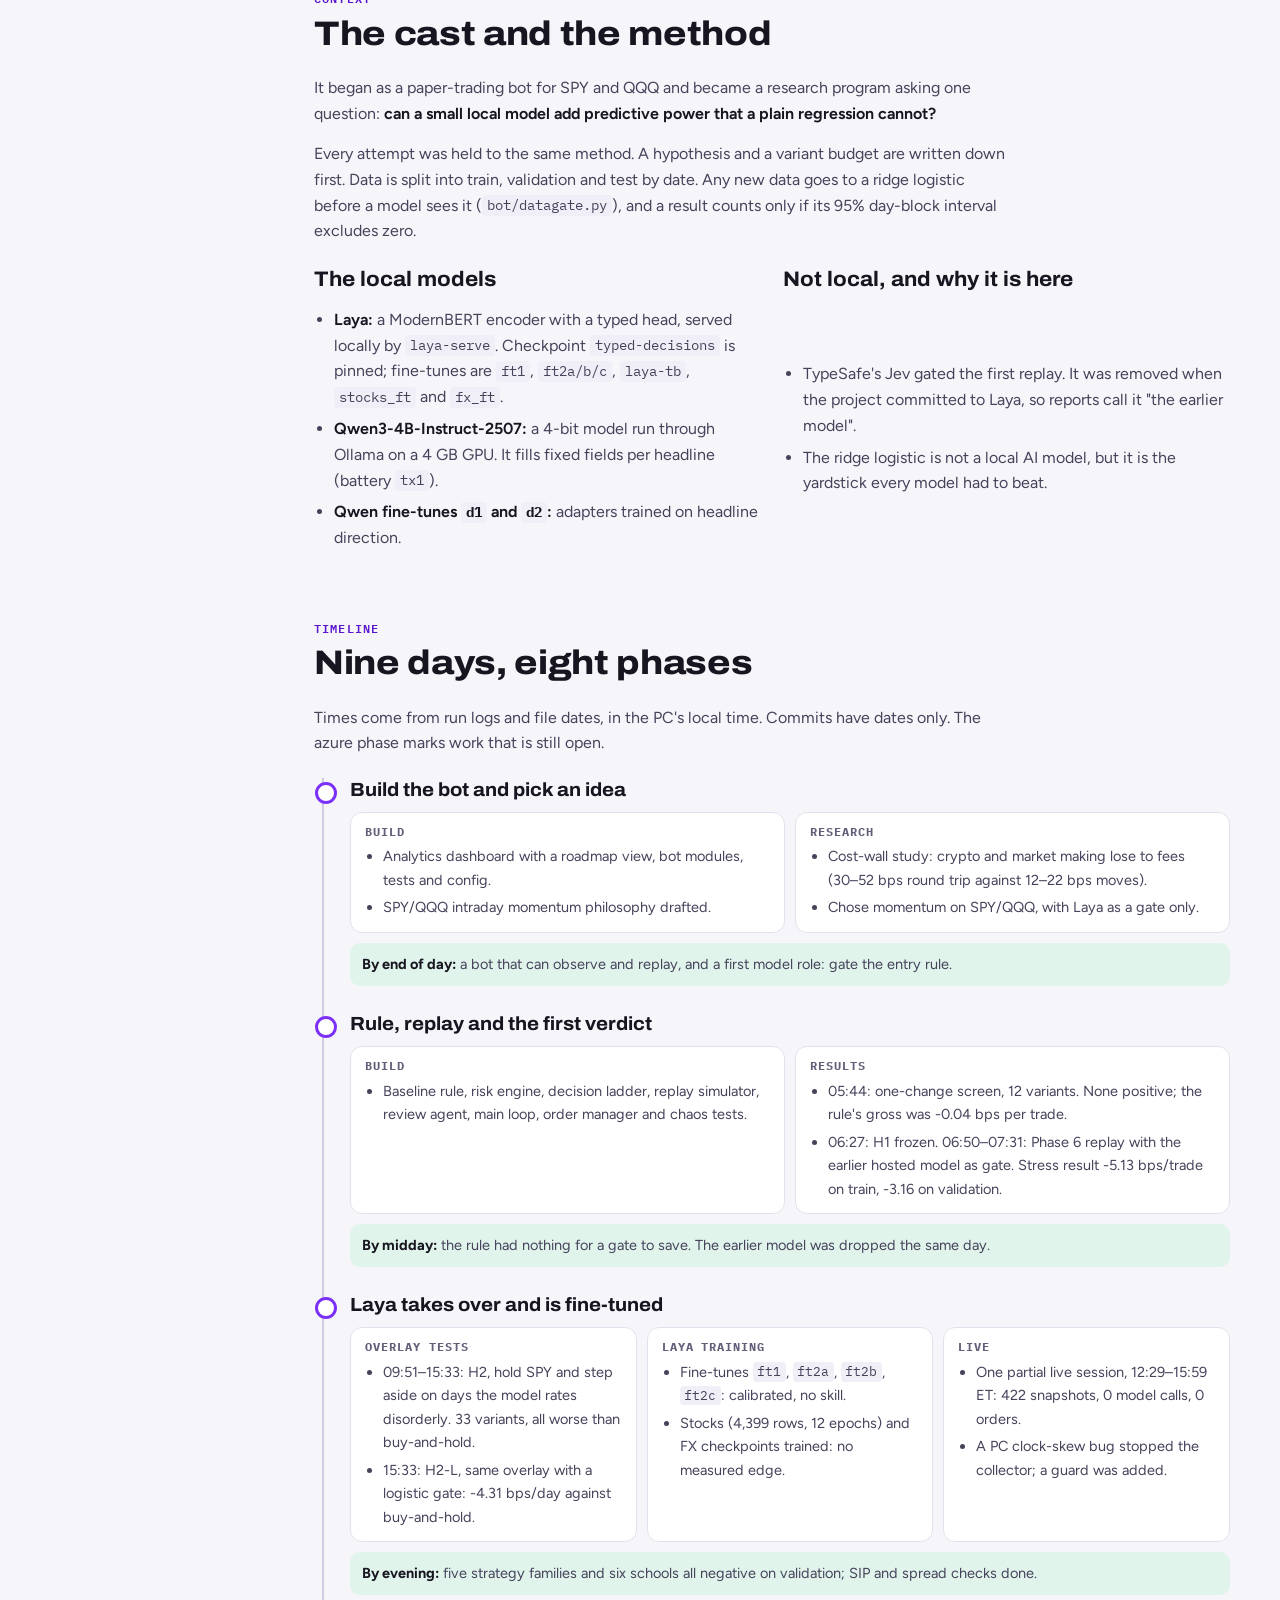
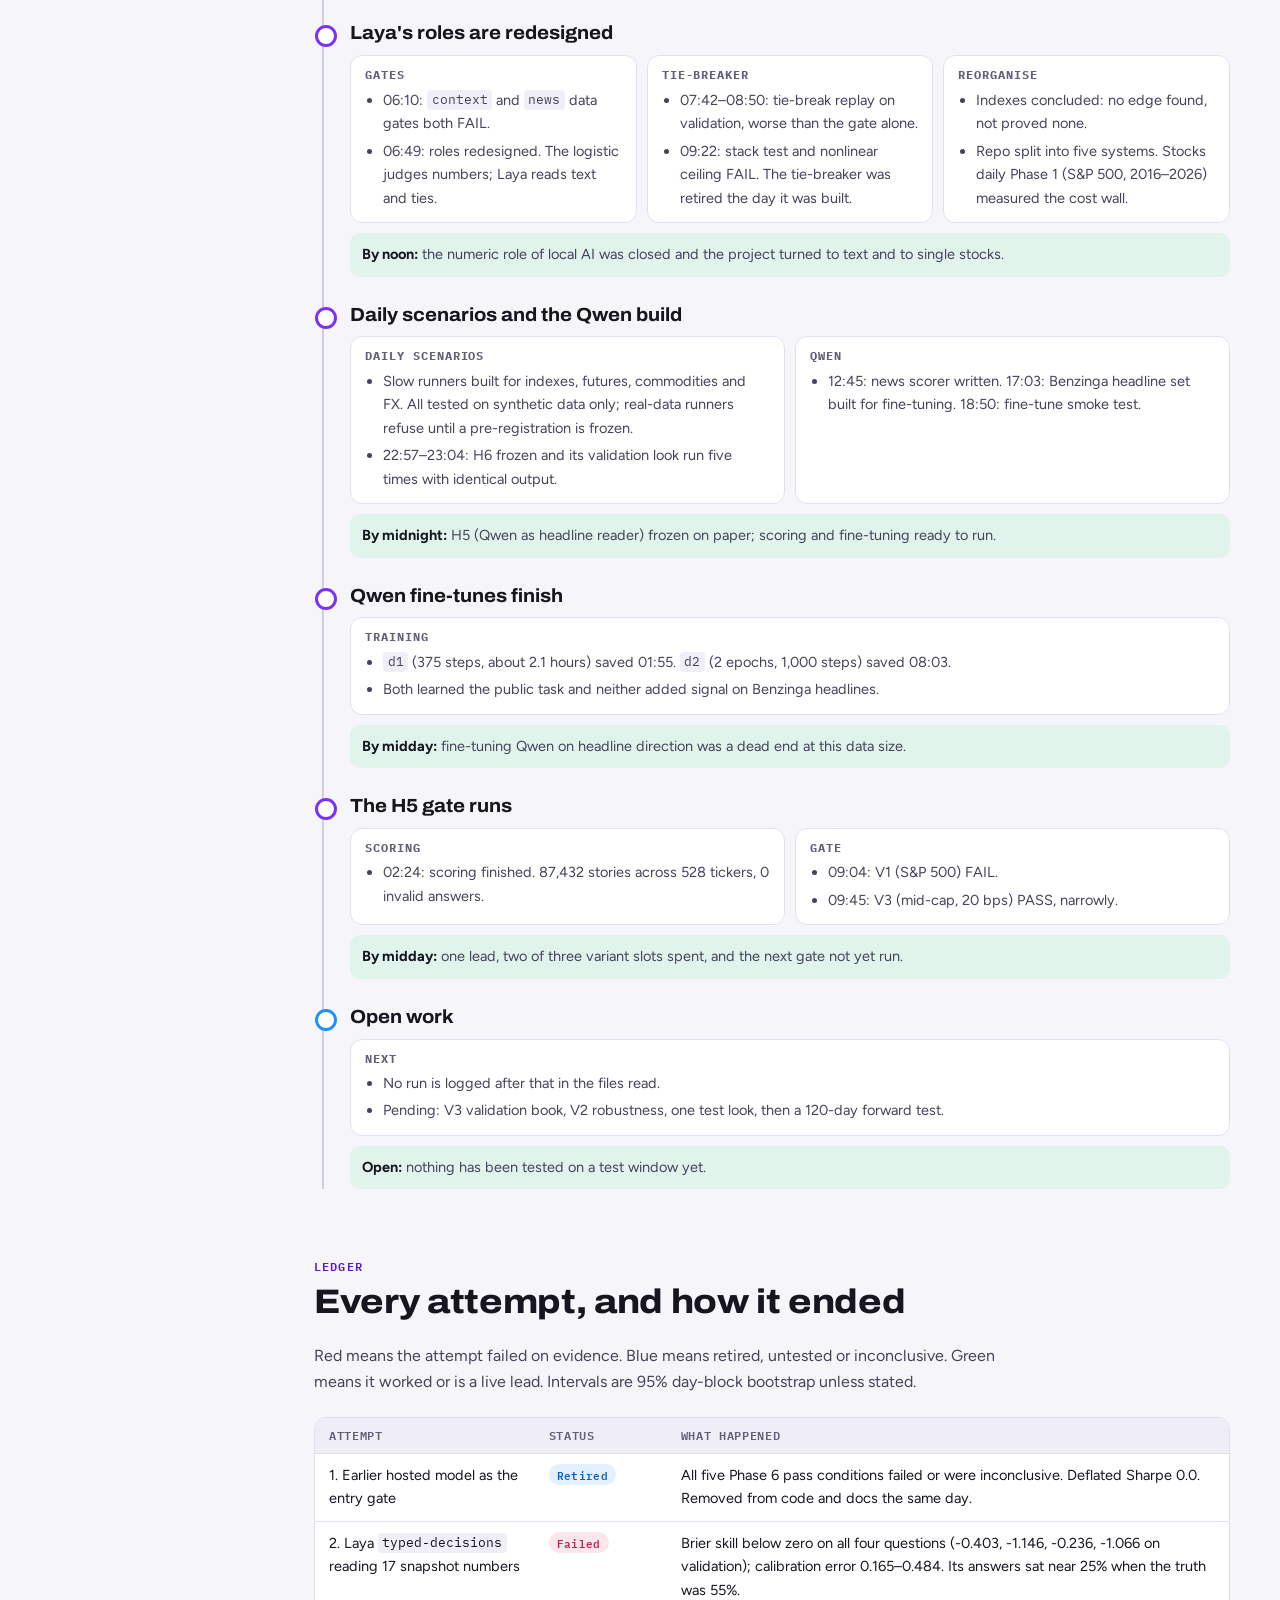
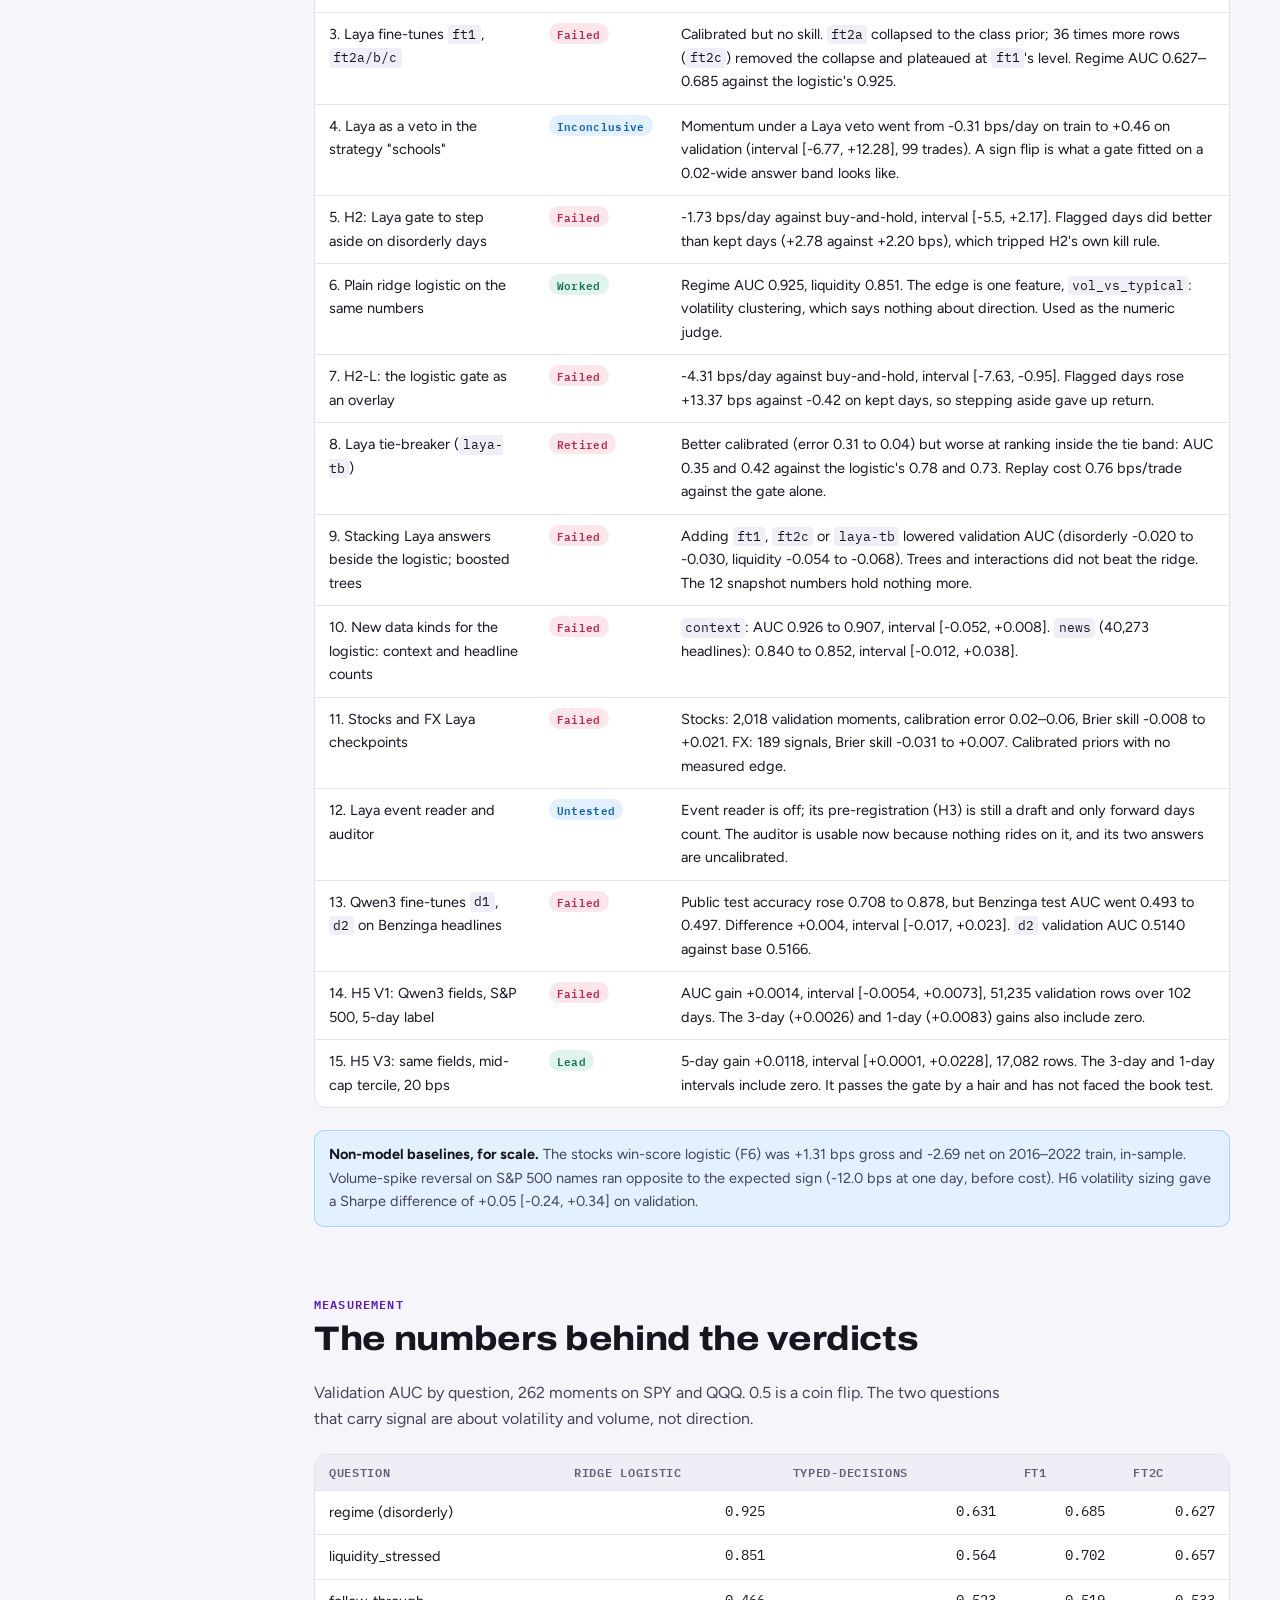
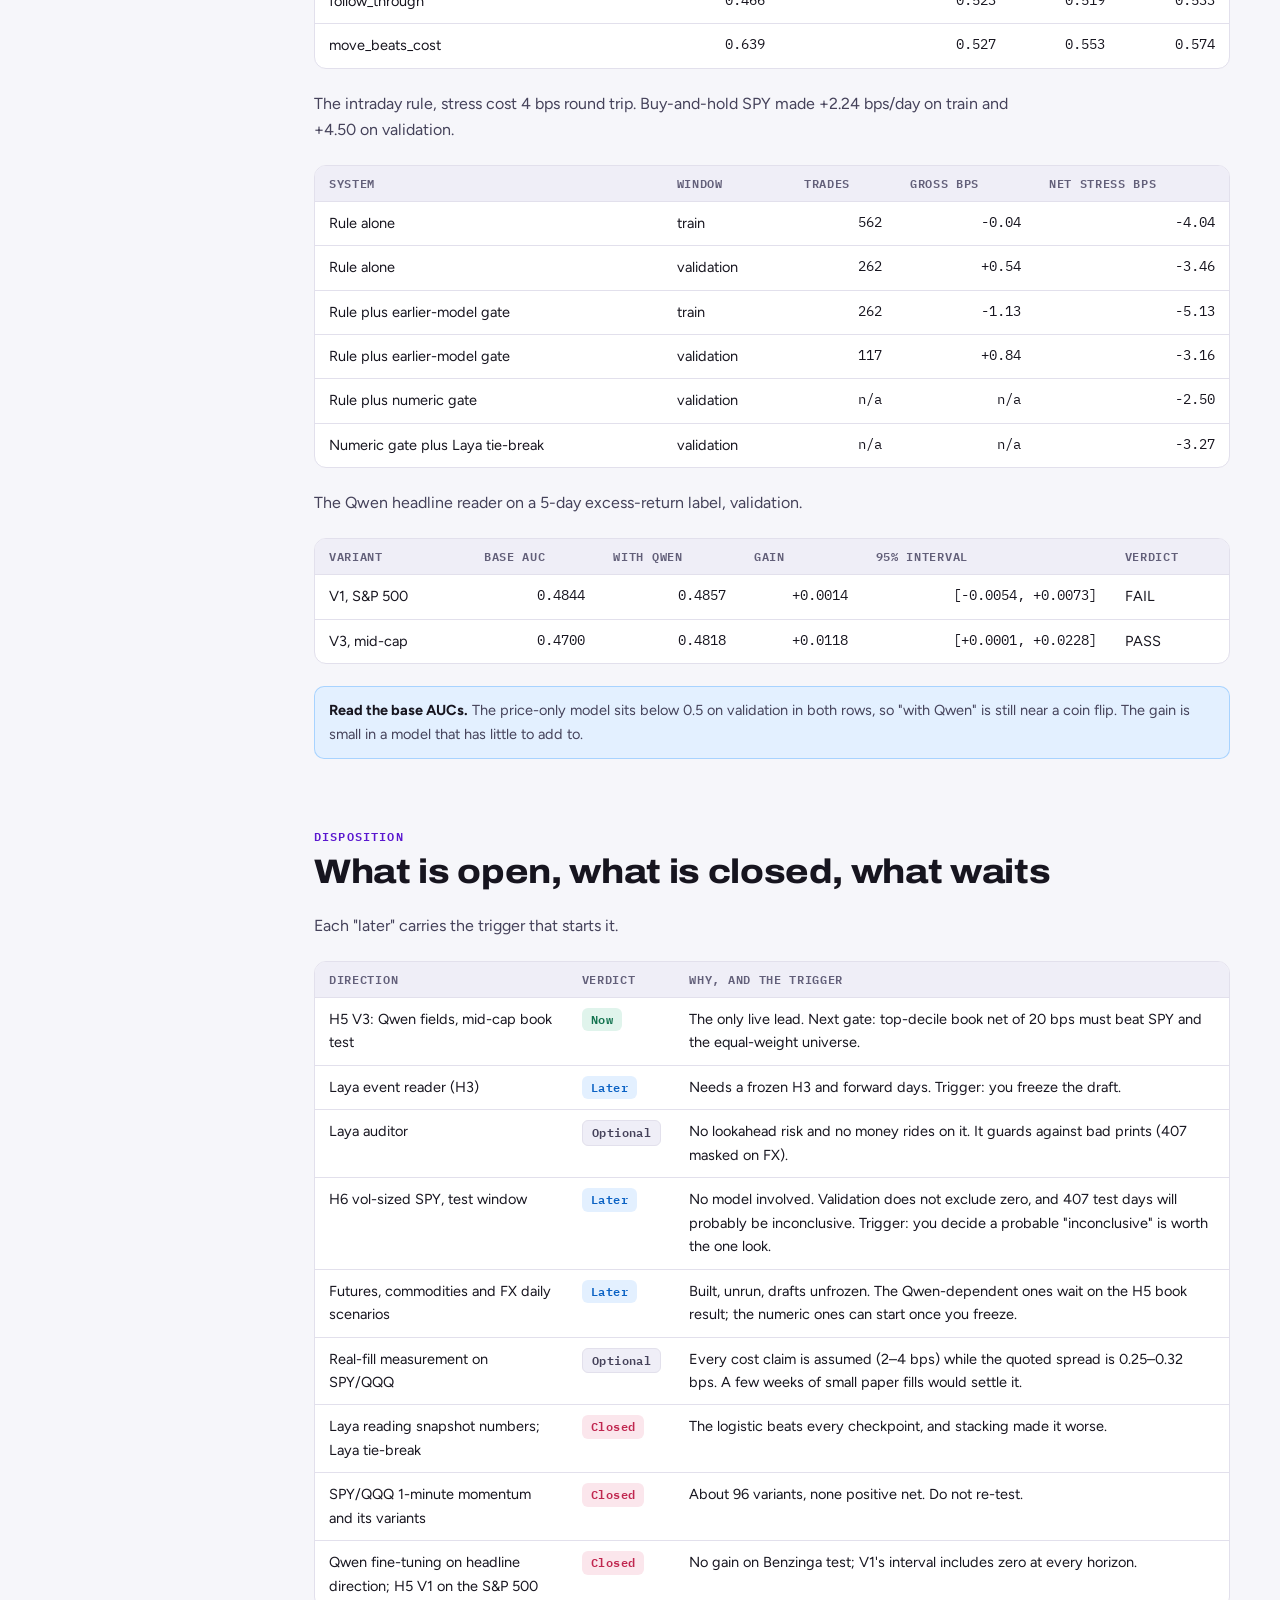
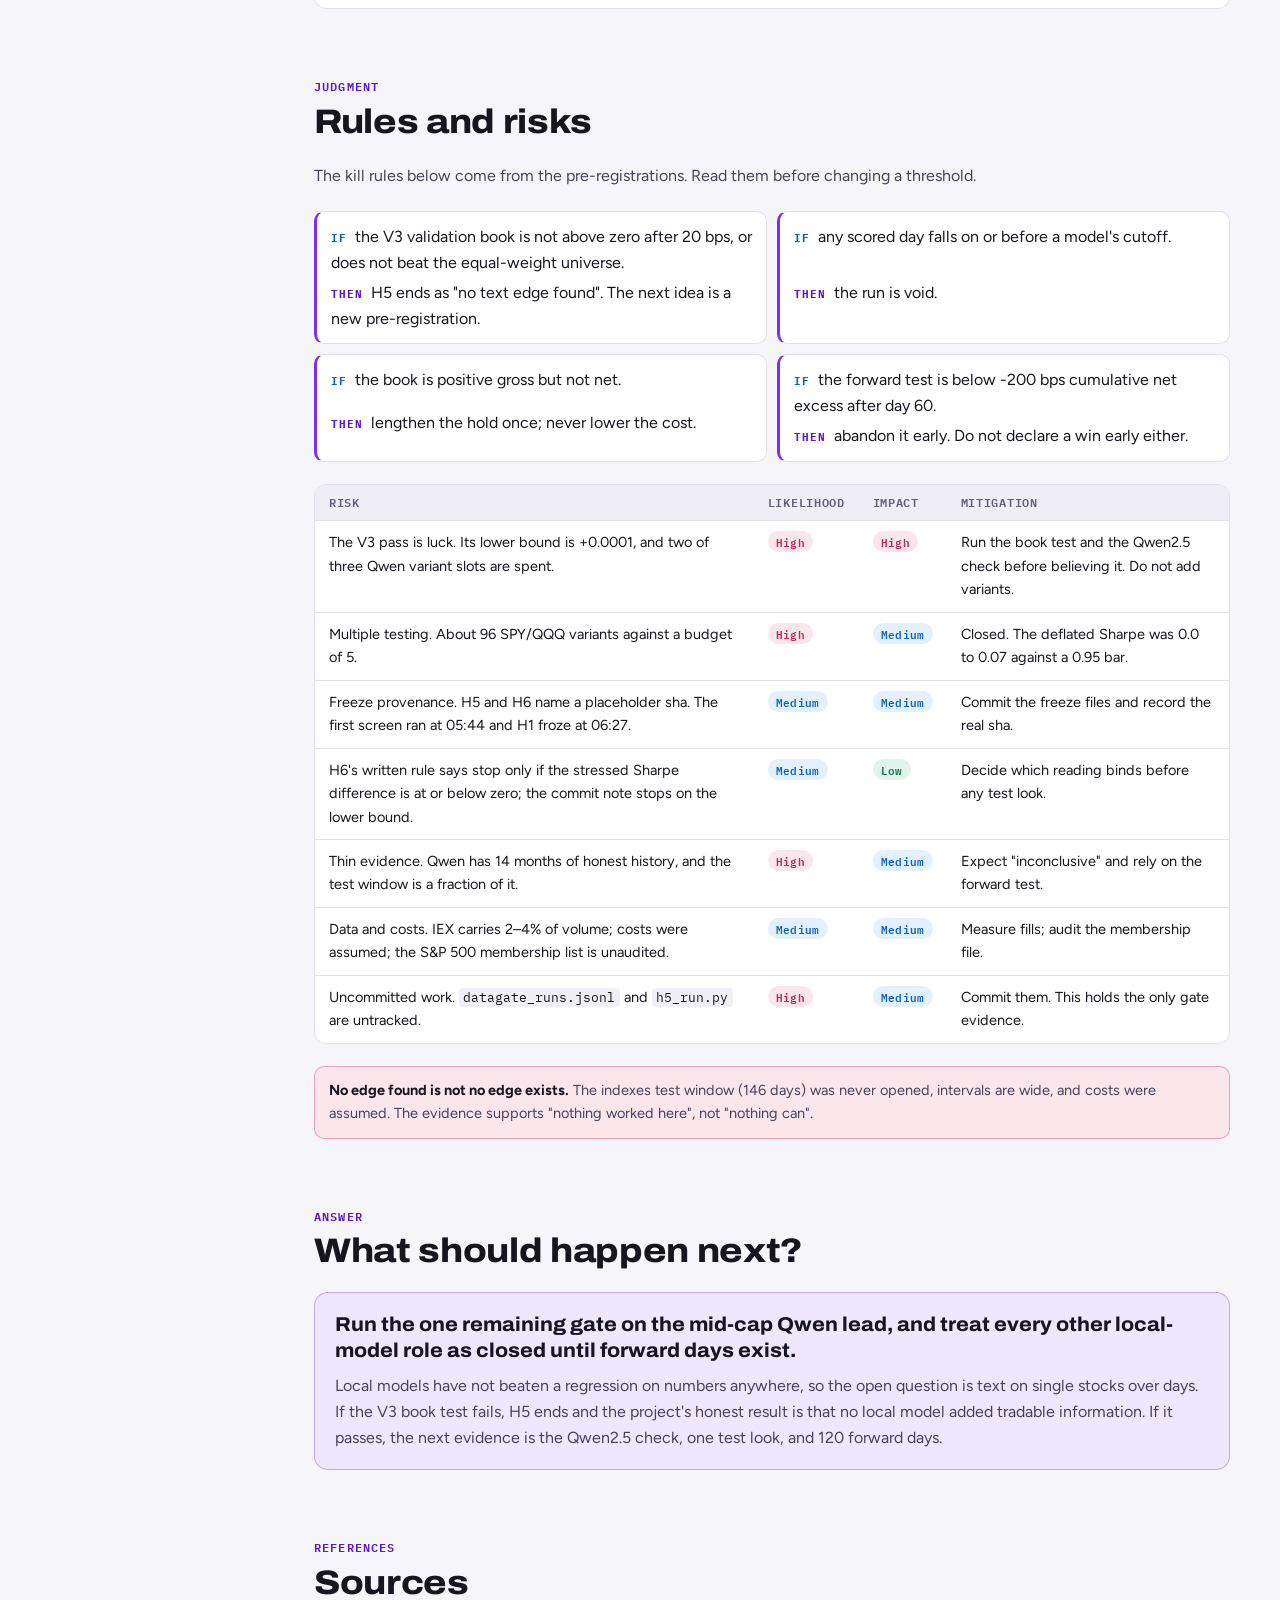
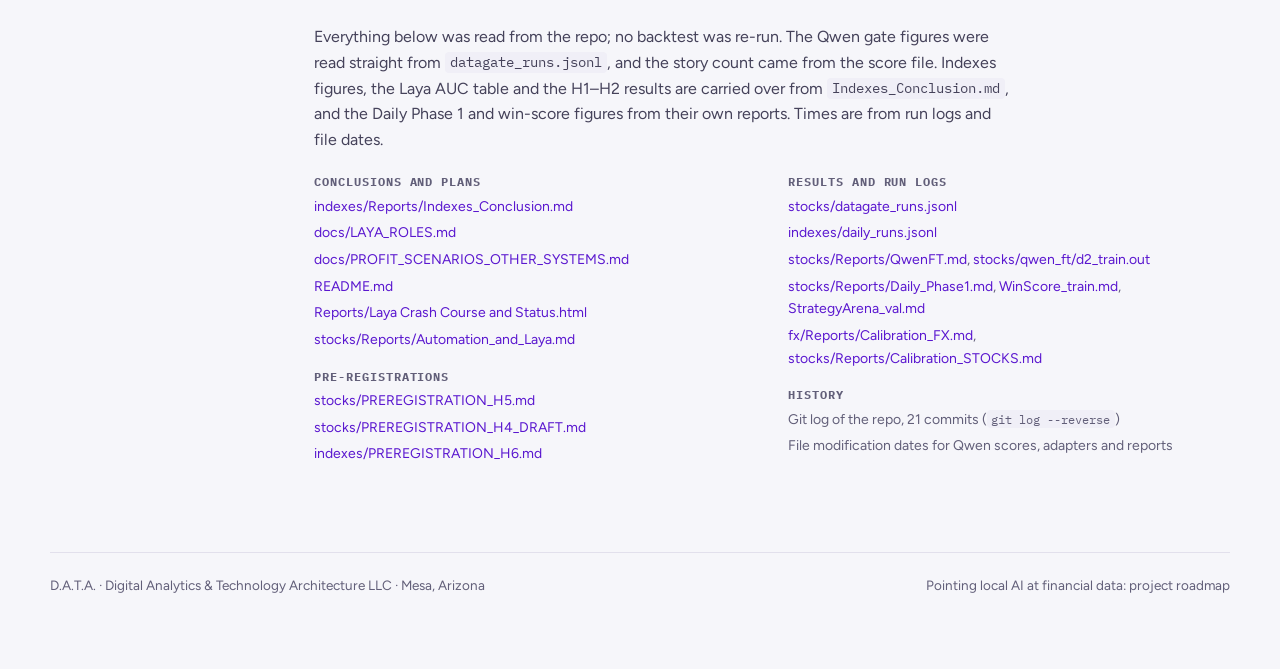
<file: local-ai-roadmap.html>
<!doctype html>
<html lang="en">
<head>
<meta charset="utf-8">
<meta name="referrer" content="strict-origin-when-cross-origin">
<meta name="viewport" content="width=device-width,initial-scale=1,viewport-fit=cover">
<title>Local AI on Financial Data Roadmap</title>
<link rel="preconnect" href="https://fonts.googleapis.com">
<link rel="preconnect" href="https://fonts.gstatic.com" crossorigin>
<link rel="stylesheet" href="https://fonts.googleapis.com/css2?family=Archivo:wdth,wght@62..125,400..800&family=Figtree:ital,wght@0,400..700;1,400..500&family=IBM+Plex+Mono:wght@400;500&display=swap">
<style>
:root {
  --bg: #f6f6fa;
  --surface: #ffffff;
  --surface-2: #efeef7;
  --ink: #17151f;
  --ink-2: #45425a;
  --muted: #625f79;
  --line: #e2e0ec;
  --line-strong: #cfcce0;
  --violet: #7b2ff7;
  --violet-ink: #5a17cf;
  --violet-soft: #efe7ff;
  --azure: #1e90ff;
  --azure-ink: #0b62c4;
  --azure-soft: #e3f0ff;
  --indigo: #5050f8;
  --good: #11724e;
  --good-soft: #e0f4ec;
  --stop: #c0264f;
  --stop-soft: #fbe6ec;
  --code-bg: #f0eff7;
  --shadow: 0 1px 2px rgb(23 21 31 / 0.05), 0 8px 24px -12px rgb(23 21 31 / 0.12);
  --display: "Archivo", "Arial Narrow", system-ui, sans-serif;
  --body: "Figtree", system-ui, -apple-system, "Segoe UI", sans-serif;
  --mono: "IBM Plex Mono", ui-monospace, "SFMono-Regular", Consolas, monospace;
}
@media (prefers-color-scheme: dark) {
  :root:not([data-theme="light"]) {
    color-scheme: dark;
    --bg: #0c0e11;
    --surface: #14161c;
    --surface-2: #1a1d25;
    --ink: #eceaf4;
    --ink-2: #bcb9cf;
    --muted: #8f8ca6;
    --line: #262a34;
    --line-strong: #353a47;
    --violet-ink: #b794ff;
    --violet-soft: #231a3a;
    --azure-ink: #6cb3ff;
    --azure-soft: #0f2238;
    --good: #45c796;
    --good-soft: #0f2a21;
    --stop: #ff7a9c;
    --stop-soft: #33141f;
    --code-bg: #1b1e27;
    --shadow: 0 1px 2px rgb(0 0 0 / 0.3), 0 10px 30px -14px rgb(0 0 0 / 0.6);
  }
}
:root[data-theme="dark"] {
  color-scheme: dark;
  --bg: #0c0e11;
  --surface: #14161c;
  --surface-2: #1a1d25;
  --ink: #eceaf4;
  --ink-2: #bcb9cf;
  --muted: #8f8ca6;
  --line: #262a34;
  --line-strong: #353a47;
  --violet-ink: #b794ff;
  --violet-soft: #231a3a;
  --azure-ink: #6cb3ff;
  --azure-soft: #0f2238;
  --good: #45c796;
  --good-soft: #0f2a21;
  --stop: #ff7a9c;
  --stop-soft: #33141f;
  --code-bg: #1b1e27;
  --shadow: 0 1px 2px rgb(0 0 0 / 0.3), 0 10px 30px -14px rgb(0 0 0 / 0.6);
}

* { box-sizing: border-box; }
html { scroll-behavior: smooth; scroll-padding-top: 24px; }
@media (prefers-reduced-motion: reduce) { html { scroll-behavior: auto; } }
body {
  background: var(--bg);
  color: var(--ink);
  font: 400 16px/1.62 var(--body);
  padding-inline: 20px;
  padding-block: 0 64px;
  -webkit-font-smoothing: antialiased;
}
a { color: var(--violet-ink); text-underline-offset: 3px; text-decoration-thickness: 1px; }
a:hover { text-decoration-thickness: 2px; }
a:focus-visible, button:focus-visible, input:focus-visible, select:focus-visible, summary:focus-visible {
  outline: 2px solid var(--azure); outline-offset: 2px; border-radius: 4px;
}
code, .mono { font-family: var(--mono); font-size: 0.88em; }
:not(pre) > code { background: var(--code-bg); padding: 0.1em 0.35em; border-radius: 4px; }
pre {
  font: 400 13px/1.55 var(--mono);
  background: var(--code-bg);
  border: 1px solid var(--line);
  border-radius: 10px;
  padding: 14px 16px;
  overflow-x: auto;
  margin: 0;
}
strong { font-weight: 650; }
h1, h2, h3, h4 { font-family: var(--display); text-wrap: balance; margin: 0; color: var(--ink); }
p { margin: 0; }
ul, ol { margin: 0; padding-left: 1.25em; }
li + li { margin-top: 0.35em; }

/* ---------- Shell ---------- */
.shell { max-width: 1180px; margin-inline: auto; }
.masthead {
  padding-block: 56px 36px;
  border-bottom: 1px solid var(--line);
  display: grid;
  gap: 18px;
}
.brandline {
  display: flex; align-items: center; gap: 12px; flex-wrap: wrap;
  font: 600 12px/1 var(--mono); letter-spacing: 0.08em; text-transform: uppercase; color: var(--muted);
}
.brandmark {
  font: 800 15px/1 var(--display); font-stretch: 125%; letter-spacing: 0.02em; color: var(--ink); text-transform: none;
}
.brandmark span { color: var(--violet-ink); }
.masthead h1 {
  font-size: clamp(34px, 5.4vw, 60px);
  font-weight: 800;
  font-stretch: 118%;
  line-height: 1.02;
  letter-spacing: -0.015em;
  max-width: 16ch;
}
.lede { font-size: clamp(17px, 1.6vw, 19px); color: var(--ink-2); max-width: 64ch; }
.meta { display: flex; flex-wrap: wrap; gap: 8px 22px; font-size: 14px; color: var(--muted); }
.meta b { color: var(--ink-2); font-weight: 600; }

.layout { display: grid; grid-template-columns: 1fr; gap: 40px; padding-top: 36px; }
@media (min-width: 900px) {
  .layout { grid-template-columns: 220px minmax(0, 1fr); gap: 44px; }
}

/* ---------- Table of contents ---------- */
.toc { font-size: 14px; }
.toc details { border: 1px solid var(--line); border-radius: 12px; background: var(--surface); }
.toc summary { cursor: pointer; padding: 12px 16px; font-weight: 650; list-style: none; display: flex; justify-content: space-between; }
.toc summary::-webkit-details-marker { display: none; }
.toc summary::after { content: "+"; font-family: var(--mono); color: var(--muted); }
.toc details[open] summary::after { content: "–"; }
.toc ol { list-style: none; padding: 0 16px 14px; margin: 0; display: grid; gap: 2px; }
.toc li { margin: 0; }
.toc a { display: block; padding: 5px 0; color: var(--ink-2); text-decoration: none; line-height: 1.35; }
.toc a:hover { color: var(--violet-ink); }
.toc .sub a { padding-left: 14px; font-size: 13px; color: var(--muted); }
@media (min-width: 900px) {
  .toc { position: sticky; top: calc(env(safe-area-inset-top, 0px) + 24px); align-self: start; max-height: calc(100vh - 48px); overflow-y: auto; scrollbar-width: thin; scrollbar-color: var(--line-strong) transparent; }
  .toc details { border: 0; background: none; }
  .toc summary { padding: 0 0 12px 2px; pointer-events: none; font: 600 11px/1 var(--mono); letter-spacing: 0.14em; text-transform: uppercase; color: var(--muted); }
  .toc summary::after { content: none; }
  .toc ol { padding: 0; gap: 0; border-left: 1px solid var(--line); }
  .toc a {
    padding: 6px 10px 6px 16px; margin-left: -1px; border-left: 2px solid transparent; border-radius: 0 8px 8px 0;
    transition: color .15s ease, background-color .15s ease, border-color .15s ease, padding-left .15s ease;
  }
  .toc a:hover { color: var(--violet-ink); background: var(--violet-soft); border-left-color: var(--violet); padding-left: 20px; }
  .toc a.is-active { color: var(--violet-ink); font-weight: 650; border-left-color: var(--violet); background: color-mix(in srgb, var(--violet-soft) 55%, transparent); }
  .toc .sub a { padding-left: 28px; }
  .toc .sub a:hover { padding-left: 32px; }
  @media (prefers-reduced-motion: reduce) { .toc a, .toc a:hover { transition: none; padding-left: 16px; } }
}

/* ---------- Sections ---------- */
main { min-width: 0; display: grid; gap: 72px; }
section { display: grid; gap: 22px; min-width: 0; }
.kicker { font: 600 11.5px/1 var(--mono); letter-spacing: 0.1em; text-transform: uppercase; color: var(--violet-ink); }
section > header { display: grid; gap: 10px; }
h2 { font-size: clamp(26px, 3vw, 34px); font-weight: 780; font-stretch: 112%; line-height: 1.12; letter-spacing: -0.01em; }
h3 { font-size: 21px; font-weight: 720; font-stretch: 106%; line-height: 1.25; }
h4 { font: 650 12px/1.2 var(--mono); letter-spacing: 0.08em; text-transform: uppercase; color: var(--muted); }
.prose { display: grid; gap: 14px; max-width: 70ch; color: var(--ink-2); }
.prose strong { color: var(--ink); }

/* ---------- Bottom line ---------- */
.bluf {
  background: var(--surface);
  border: 1px solid var(--line);
  border-radius: 16px;
  box-shadow: var(--shadow);
  padding: clamp(20px, 3vw, 32px);
  display: grid;
  gap: 26px;
}
.figures { display: grid; grid-template-columns: repeat(auto-fit, minmax(190px, 1fr)); gap: 12px; }
.figure { border: 1px solid var(--line); border-radius: 12px; padding: 16px 18px; display: grid; gap: 6px; background: var(--bg); }
.figure .num { font: 780 clamp(28px, 3.2vw, 36px)/1 var(--display); font-stretch: 108%; font-variant-numeric: tabular-nums; color: var(--ink); }
.figure .num small { font-size: 0.5em; font-weight: 600; color: var(--muted); margin-left: 2px; }
.figure .lbl { font-size: 14px; color: var(--ink-2); line-height: 1.4; }
.figure.accent { border-color: color-mix(in srgb, var(--violet) 45%, var(--line)); background: var(--violet-soft); }
.recs { display: grid; gap: 10px; counter-reset: rec; list-style: none; padding: 0; }
.recs li { margin: 0; display: grid; grid-template-columns: 26px 1fr; gap: 10px; color: var(--ink-2); }
.recs li::before {
  counter-increment: rec; content: counter(rec);
  font: 600 12px/26px var(--mono); text-align: center; width: 26px; height: 26px; border-radius: 50%;
  background: var(--violet); color: #fff;
}
.recs li strong { color: var(--ink); }
.two-col { display: grid; gap: 22px; }
@media (min-width: 820px) { .two-col { grid-template-columns: 1fr 1fr; } }
.decide { border-top: 1px dashed var(--line-strong); padding-top: 20px; display: grid; gap: 10px; }
.decide ul { color: var(--ink-2); }

/* ---------- Hosting targets ---------- */
.targets { display: grid; gap: 14px; grid-template-columns: repeat(auto-fit, minmax(250px, 1fr)); }
.target { background: var(--surface); border: 1px solid var(--line); border-radius: 14px; padding: 18px 18px 20px; display: grid; gap: 10px; align-content: start; }
.target h3 { font-size: 18px; }
.target p { color: var(--ink-2); font-size: 15px; }
.target .where { font: 500 12.5px/1.4 var(--mono); color: var(--azure-ink); }
.target ul { font-size: 14.5px; color: var(--ink-2); }

/* ---------- Architecture lanes ---------- */
.arch { background: var(--surface); border: 1px solid var(--line); border-radius: 16px; padding: 10px; display: grid; gap: 8px; }
.lane { display: grid; grid-template-columns: 1fr; gap: 8px; padding: 12px; border-radius: 10px; background: var(--bg); }
@media (min-width: 760px) { .lane { grid-template-columns: 150px 1fr; align-items: start; } }
.lane-name { font: 600 11.5px/1.3 var(--mono); letter-spacing: 0.08em; text-transform: uppercase; color: var(--muted); padding-top: 7px; }
.lane-name b { display: block; font: 700 14px/1.3 var(--display); letter-spacing: 0; text-transform: none; color: var(--ink); }
.nodes { display: flex; flex-wrap: wrap; gap: 8px; }
.node {
  border: 1px solid var(--line-strong); background: var(--surface); border-radius: 8px; padding: 7px 11px;
  font-size: 13.5px; line-height: 1.3; display: grid; gap: 1px;
}
.node small { color: var(--muted); font-size: 12px; }
.node.v { border-color: color-mix(in srgb, var(--violet) 55%, var(--line)); background: var(--violet-soft); }
.node.a { border-color: color-mix(in srgb, var(--azure) 55%, var(--line)); background: var(--azure-soft); }
.group { border: 1px dashed var(--line-strong); border-radius: 10px; padding: 8px; display: grid; gap: 6px; flex: 1 1 260px; }
.group-label { font: 600 11px/1.2 var(--mono); letter-spacing: 0.06em; text-transform: uppercase; color: var(--muted); }
.flows { display: grid; gap: 10px; grid-template-columns: repeat(auto-fit, minmax(240px, 1fr)); }
.flow { border-left: 3px solid var(--azure); padding: 4px 0 4px 14px; font-size: 14.5px; color: var(--ink-2); }
.flow b { display: block; color: var(--ink); font-weight: 650; margin-bottom: 2px; }
.flow.v { border-left-color: var(--violet); }
.flow.i { border-left-color: var(--indigo); }

/* ---------- Service cards ---------- */
.service { background: var(--surface); border: 1px solid var(--line); border-radius: 16px; overflow: hidden; }
.service > header {
  display: flex; flex-wrap: wrap; align-items: center; gap: 10px 14px; padding: 18px 22px; border-bottom: 1px solid var(--line);
}
.service > header h3 { font-size: 23px; margin-right: auto; }
.chip {
  font: 600 11.5px/1 var(--mono); letter-spacing: 0.04em; padding: 6px 9px; border-radius: 999px;
  background: var(--surface-2); color: var(--ink-2); border: 1px solid var(--line); white-space: nowrap;
}
.chip.cost { background: var(--violet-soft); color: var(--violet-ink); border-color: transparent; }
.chip.pref { background: var(--azure-soft); color: var(--azure-ink); border-color: transparent; }
.svc-body { padding: 20px 22px 24px; display: grid; gap: 22px; }
.facets { display: grid; gap: 18px 28px; grid-template-columns: 1fr; }
@media (min-width: 760px) { .facets { grid-template-columns: 1fr 1fr; } }
.facet { display: grid; gap: 6px; align-content: start; }
.facet p, .facet li { font-size: 15px; color: var(--ink-2); }
.facet ul { display: grid; gap: 4px; }
.facet li + li { margin-top: 0; }
.setup { border-top: 1px solid var(--line); padding-top: 18px; display: grid; gap: 10px; }
.setup ol { display: grid; gap: 8px; padding-left: 1.4em; }
.setup li { font-size: 15px; color: var(--ink-2); padding-left: 4px; }
.setup li + li { margin-top: 0; }
.setup li::marker { font: 600 13px var(--mono); color: var(--violet-ink); }
.note {
  border-radius: 10px; padding: 12px 14px; font-size: 14.5px; color: var(--ink-2);
  background: var(--azure-soft); border: 1px solid color-mix(in srgb, var(--azure) 30%, transparent);
}
.note.stop { background: var(--stop-soft); border-color: color-mix(in srgb, var(--stop) 35%, transparent); }
.note.good { background: var(--good-soft); border-color: color-mix(in srgb, var(--good) 35%, transparent); }
.note b { color: var(--ink); }
.stack-list { display: grid; gap: 18px; }

/* ---------- Tables ---------- */
.table-wrap { overflow-x: auto; border: 1px solid var(--line); border-radius: 12px; background: var(--surface); }
table { border-collapse: collapse; width: 100%; font-size: 14.5px; min-width: 560px; }
th, td { text-align: left; padding: 10px 14px; border-bottom: 1px solid var(--line); vertical-align: top; }
th { font: 600 11.5px/1.3 var(--mono); letter-spacing: 0.06em; text-transform: uppercase; color: var(--muted); background: var(--surface-2); }
tbody tr:last-child td { border-bottom: 0; }
td.n, th.n { text-align: right; font-variant-numeric: tabular-nums; white-space: nowrap; font-family: var(--mono); font-size: 13.5px; }
tr.total td { font-weight: 700; color: var(--ink); background: var(--violet-soft); }
tr.total td.n { font-size: 14px; }
td .sub { display: block; color: var(--muted); font-size: 13px; margin-top: 2px; }
.dim { color: var(--muted); }

/* ---------- Estimator ---------- */
.estimator { background: var(--surface); border: 1px solid var(--line); border-radius: 16px; box-shadow: var(--shadow); padding: clamp(18px, 3vw, 28px); display: grid; gap: 22px; }
.est-grid { display: grid; gap: 22px; }
@media (min-width: 860px) { .est-grid { grid-template-columns: 1.1fr 1fr; } }
.controls { display: grid; gap: 18px; }
.control { display: grid; gap: 6px; }
.control label { font-weight: 600; font-size: 14.5px; display: flex; justify-content: space-between; gap: 12px; }
.control output { font: 600 14px var(--mono); color: var(--violet-ink); font-variant-numeric: tabular-nums; }
input[type="range"] { width: 100%; accent-color: var(--violet); }
select {
  font: inherit; font-size: 15px; color: var(--ink); background: var(--bg); border: 1px solid var(--line-strong);
  border-radius: 8px; padding: 9px 10px; width: 100%;
}
.results { display: grid; gap: 10px; align-content: start; }
.res-row { display: flex; justify-content: space-between; gap: 12px; padding: 10px 0; border-bottom: 1px solid var(--line); font-size: 15px; color: var(--ink-2); }
.res-row b { font: 600 15px var(--mono); color: var(--ink); font-variant-numeric: tabular-nums; }
.res-total { display: flex; justify-content: space-between; align-items: baseline; gap: 12px; padding-top: 6px; }
.res-total span { font-weight: 650; }
.res-total b { font: 780 34px/1 var(--display); font-stretch: 108%; color: var(--violet-ink); font-variant-numeric: tabular-nums; }
.est-foot { font-size: 13.5px; color: var(--muted); }

/* ---------- API section ---------- */
.steps { display: grid; gap: 10px; list-style: none; padding: 0; counter-reset: st; }
.steps li { margin: 0; display: grid; grid-template-columns: 34px 1fr; gap: 12px; align-items: start; background: var(--surface); border: 1px solid var(--line); border-radius: 12px; padding: 12px 14px; color: var(--ink-2); font-size: 15px; }
.steps li::before {
  counter-increment: st; content: counter(st);
  font: 700 13px/30px var(--mono); text-align: center; width: 30px; height: 30px; border-radius: 8px;
  background: var(--azure-soft); color: var(--azure-ink);
}
.steps li b { color: var(--ink); }
.compare { display: grid; gap: 12px; grid-template-columns: repeat(auto-fit, minmax(260px, 1fr)); }
.opt { border: 1px solid var(--line); border-radius: 12px; padding: 16px; background: var(--surface); display: grid; gap: 8px; align-content: start; }
.opt.pick { border-color: color-mix(in srgb, var(--violet) 55%, var(--line)); box-shadow: inset 0 0 0 1px color-mix(in srgb, var(--violet) 30%, transparent); }
.opt h4 { display: flex; gap: 8px; align-items: center; }
.tag { font: 600 10.5px/1 var(--mono); letter-spacing: 0.06em; text-transform: uppercase; padding: 4px 7px; border-radius: 999px; background: var(--violet); color: #fff; }
.opt p, .opt li { font-size: 14.5px; color: var(--ink-2); }

/* ---------- Tools verdicts ---------- */
.verdict { display: inline-block; font: 600 11.5px/1 var(--mono); letter-spacing: 0.04em; padding: 6px 9px; border-radius: 6px; }
.verdict.now { background: var(--good-soft); color: var(--good); }
.verdict.later { background: var(--azure-soft); color: var(--azure-ink); }
.verdict.opt { background: var(--surface-2); color: var(--ink-2); }

/* ---------- Stages ---------- */
.stages { display: grid; gap: 12px; grid-template-columns: repeat(auto-fit, minmax(260px, 1fr)); }
.stage { background: var(--surface); border: 1px solid var(--line); border-radius: 14px; padding: 18px; display: grid; gap: 10px; align-content: start; }
.stage .when { font: 600 12px/1.3 var(--mono); color: var(--azure-ink); }
.stage p, .stage li { font-size: 14.5px; color: var(--ink-2); }
.stage .trig { border-top: 1px dashed var(--line-strong); padding-top: 10px; }

.checklist { list-style: none; padding: 0; display: grid; gap: 8px; }
.checklist li { margin: 0; display: grid; grid-template-columns: 22px 1fr; gap: 10px; font-size: 15px; color: var(--ink-2); }
.checklist li::before { content: ""; width: 16px; height: 16px; margin-top: 4px; border: 1.5px solid var(--line-strong); border-radius: 4px; background: var(--surface); }
.week { display: grid; gap: 12px; }
.week h3 { font-size: 17px; }

.sources { columns: 1; column-gap: 32px; font-size: 14px; }
@media (min-width: 820px) { .sources { columns: 2; } }
.sources section { break-inside: avoid; display: block; margin-bottom: 18px; }
.sources h4 { margin-bottom: 6px; }
.sources ul { list-style: none; padding: 0; }
.sources li { margin: 0 0 4px; color: var(--muted); }

footer.end { border-top: 1px solid var(--line); margin-top: 72px; padding-top: 22px; font-size: 13.5px; color: var(--muted); display: flex; flex-wrap: wrap; justify-content: space-between; gap: 10px; }
</style>
<style>
/* ---------- SEO plan additions ---------- */
.timeline { display: grid; gap: 0; border-left: 2px solid var(--line-strong); margin-left: 8px; }
.phase { position: relative; padding: 0 0 26px 26px; display: grid; gap: 10px; }
.phase:last-child { padding-bottom: 0; }
.phase::before {
  content: ""; position: absolute; left: -9px; top: 4px; width: 16px; height: 16px; border-radius: 50%;
  background: var(--surface); border: 3px solid var(--violet);
}
.phase.later::before { border-color: var(--azure); }
.phase-head { display: flex; flex-wrap: wrap; align-items: baseline; gap: 6px 14px; }
.phase-head .when { font: 600 12.5px/1.2 var(--mono); color: var(--violet-ink); }
.phase.later .when { color: var(--azure-ink); }
.phase-head h3 { font-size: 19px; }
.tracks { display: grid; gap: 10px; grid-template-columns: repeat(auto-fit, minmax(220px, 1fr)); }
.track { background: var(--surface); border: 1px solid var(--line); border-radius: 12px; padding: 12px 14px; }
.track h4 { margin-bottom: 6px; }
.track ul { font-size: 14.5px; color: var(--ink-2); display: grid; gap: 4px; }
.track li + li { margin-top: 0; }
.expect { font-size: 14.5px; color: var(--ink-2); background: var(--good-soft); border-radius: 10px; padding: 10px 12px; }
.expect b { color: var(--ink); }

.pill { display: inline-block; font: 600 11px/1 var(--mono); letter-spacing: 0.03em; padding: 5px 8px; border-radius: 999px; white-space: nowrap; }
.pill.low { background: var(--good-soft); color: var(--good); }
.pill.mid { background: var(--azure-soft); color: var(--azure-ink); }
.pill.high { background: var(--stop-soft); color: var(--stop); }

.answer { border-radius: 14px; padding: 18px 20px; display: grid; gap: 10px; background: var(--violet-soft); border: 1px solid color-mix(in srgb, var(--violet) 35%, transparent); }
.answer .verdict-line { font: 750 20px/1.3 var(--display); font-stretch: 106%; color: var(--ink); }
.answer p { color: var(--ink-2); }

.script { background: var(--surface); border: 1px solid var(--line); border-left: 3px solid var(--violet); border-radius: 10px; padding: 14px 16px; font-size: 15px; color: var(--ink-2); display: grid; gap: 8px; }
.script p b { color: var(--ink); }

.slots { display: grid; gap: 12px; grid-template-columns: repeat(auto-fit, minmax(250px, 1fr)); }
.slot { background: var(--surface); border: 1px solid var(--line); border-radius: 14px; padding: 16px; display: grid; gap: 8px; align-content: start; }
.slot .count { font: 780 30px/1 var(--display); font-stretch: 108%; color: var(--violet-ink); font-variant-numeric: tabular-nums; }
.slot h3 { font-size: 17px; }
.slot p, .slot li { font-size: 14.5px; color: var(--ink-2); }
.slot dl { display: grid; grid-template-columns: auto 1fr; gap: 4px 10px; font-size: 14px; margin: 0; }
.slot dt { font: 600 11px/1.6 var(--mono); letter-spacing: 0.05em; text-transform: uppercase; color: var(--muted); }
.slot dd { margin: 0; color: var(--ink-2); }

.weekly { background: var(--surface); border: 1px solid var(--line); border-radius: 16px; box-shadow: var(--shadow); padding: clamp(18px, 3vw, 28px); display: grid; gap: 18px; }
.weekly-top { display: flex; flex-wrap: wrap; justify-content: space-between; align-items: center; gap: 12px; }
.progress { font: 600 14px var(--mono); color: var(--violet-ink); font-variant-numeric: tabular-nums; }
.btn {
  font: 600 14px var(--body); color: var(--ink); background: var(--surface-2); border: 1px solid var(--line-strong);
  border-radius: 8px; padding: 8px 12px; cursor: pointer;
}
.btn:hover { border-color: var(--violet); }
.task-group { display: grid; gap: 6px; }
.task-group h3 { font-size: 16px; display: flex; justify-content: space-between; gap: 10px; }
.task-group h3 span { font: 500 12.5px var(--mono); color: var(--muted); }
.task { display: grid; grid-template-columns: 22px 1fr; gap: 10px; align-items: start; padding: 8px 10px; border-radius: 8px; font-size: 15px; color: var(--ink-2); cursor: pointer; }
.task:hover { background: var(--surface-2); }
.task input { width: 18px; height: 18px; margin-top: 3px; accent-color: var(--violet); cursor: pointer; }
.task input:checked + span { color: var(--muted); text-decoration: line-through; text-decoration-color: var(--line-strong); }
.task small { display: block; color: var(--muted); font-size: 13px; margin-top: 2px; text-decoration: none; }
.cadence { display: grid; gap: 12px; grid-template-columns: repeat(auto-fit, minmax(260px, 1fr)); }
</style>
<style>
/* ---------- Roadmap additions ---------- */
:root { --seg1: #7b2ff7; --seg2: #5050f8; --seg3: #1e90ff; --seg4: #b9a3f5; --seg5: #b6b3c9; --segink: #17151f; }
@media (prefers-color-scheme: dark) { :root:not([data-theme="light"]) { --seg1: #7f3df5; --seg2: #5a5af0; --seg3: #3a9bff; --seg4: #4a3a7a; --seg5: #3a3d4c; --segink: #eceaf4; } }
:root[data-theme="dark"] { --seg1: #7f3df5; --seg2: #5a5af0; --seg3: #3a9bff; --seg4: #4a3a7a; --seg5: #3a3d4c; --segink: #eceaf4; }
.chips { display: flex; flex-wrap: wrap; gap: 8px; }
.fchip { font: 600 12.5px/1 var(--mono); padding: 9px 12px; border-radius: 999px; border: 1px solid var(--line-strong); background: var(--surface); color: var(--ink-2); cursor: pointer; }
.fchip:hover { border-color: var(--violet); }
.fchip[aria-pressed="true"] { background: var(--violet); border-color: var(--violet); color: #fff; }
.pcard { background: var(--surface); border: 1px solid var(--line); border-radius: 16px; overflow: hidden; min-width: 0; }
.pcard > header { display: grid; gap: 8px; padding: 18px 22px; border-bottom: 1px solid var(--line); }
.pcard .ph-top { display: flex; flex-wrap: wrap; align-items: baseline; gap: 6px 14px; }
.pcard .ph-top h3 { font-size: 23px; margin-right: auto; }
.pcard .when { font: 600 12.5px/1.2 var(--mono); color: var(--violet-ink); }
.pcard .goal { color: var(--ink-2); max-width: 70ch; }
.pbody { padding: 18px 22px 22px; display: grid; gap: 22px; }
.wsg { display: grid; gap: 2px; }
.wsg h4 { padding-bottom: 4px; }
.task b { color: var(--ink); font-weight: 650; }
.task .tm { display: flex; flex-wrap: wrap; gap: 4px 12px; margin-top: 4px; font: 500 11.5px/1.4 var(--mono); color: var(--muted); text-decoration: none; }
.task .tm i { font-style: normal; }
.gate { border: 1px dashed var(--line-strong); border-radius: 12px; padding: 14px 16px; display: grid; gap: 8px; background: var(--good-soft); }
.gate ul { font-size: 14.5px; color: var(--ink-2); display: grid; gap: 4px; }
.gate li + li { margin-top: 0; }
.pprog { font: 600 13px var(--mono); color: var(--violet-ink); font-variant-numeric: tabular-nums; }
.glance th:first-child, .glance td:first-child { position: sticky; left: 0; background: var(--surface); z-index: 1; min-width: 140px; font-weight: 650; color: var(--ink); }
.glance th:first-child { background: var(--surface-2); }
.glance td { font-size: 14px; color: var(--ink-2); min-width: 190px; }
.glance table { min-width: 900px; }
.sb { display: grid; gap: 10px; }
.sb-row { display: grid; grid-template-columns: 1fr; gap: 6px; }
@media (min-width: 760px) { .sb-row { grid-template-columns: 170px 1fr 120px; align-items: center; gap: 14px; } }
.sb-label { font-weight: 650; font-size: 14.5px; }
.sb-label small { display: block; font: 500 12px var(--mono); color: var(--muted); }
.sb-track { position: relative; display: flex; height: 34px; border-radius: 8px; overflow: hidden; background: var(--surface-2); border: 1px solid var(--line); }
.seg { display: grid; place-items: center; font: 600 12px var(--mono); color: #fff; min-width: 0; overflow: hidden; white-space: nowrap; font-variant-numeric: tabular-nums; }
.seg.s1 { background: var(--seg1); } .seg.s2 { background: var(--seg2); } .seg.s3 { background: var(--seg3); color: #08121f; }
.seg.s4 { background: var(--seg4); color: var(--segink); } .seg.s5 { background: var(--seg5); color: var(--segink); }
.sb-note { font: 600 12.5px var(--mono); font-variant-numeric: tabular-nums; color: var(--ink-2); }
.sb-note.over { color: var(--stop); }
.cap-line { position: absolute; top: -2px; bottom: -2px; width: 0; border-left: 2px dashed var(--ink); z-index: 2; pointer-events: none; }
.legend { display: flex; flex-wrap: wrap; gap: 8px 16px; font-size: 13.5px; color: var(--ink-2); }
.legend span::before { content: ""; display: inline-block; width: 11px; height: 11px; border-radius: 3px; margin-right: 6px; vertical-align: -1px; background: var(--c); border: 1px solid var(--line-strong); }
.rule { display: grid; gap: 4px; padding: 12px 14px; border: 1px solid var(--line); border-left: 3px solid var(--violet); border-radius: 10px; background: var(--surface); }
.rule b.if, .rule b.then { font: 700 11px/1.4 var(--mono); letter-spacing: 0.08em; text-transform: uppercase; margin-right: 8px; }
.rule b.if { color: var(--azure-ink); } .rule b.then { color: var(--violet-ink); }
.rules { display: grid; gap: 10px; grid-template-columns: repeat(auto-fit, minmax(300px, 1fr)); }
.verdict.never { background: var(--stop-soft); color: var(--stop); }
.mono-s { font: 500 12.5px/1.4 var(--mono); color: var(--muted); }
.cal td:first-child { white-space: nowrap; font-weight: 650; color: var(--ink); }
.cal td { font-size: 14px; }
.cal table { min-width: 860px; }
</style>
<style>
/* ---------- Template additions: collapsibles and FAQ ---------- */
.folds { display: grid; gap: 10px; }
.fold { border: 1px solid var(--line); border-radius: 14px; background: var(--surface); overflow: hidden; }
.fold > summary {
  cursor: pointer; list-style: none; display: flex; align-items: center; gap: 10px 12px; flex-wrap: wrap;
  padding: 16px 20px; font: 720 18px/1.3 var(--display); font-stretch: 106%; color: var(--ink);
}
.fold > summary::-webkit-details-marker { display: none; }
.fold > summary::after { content: "+"; margin-left: auto; font: 600 20px/1 var(--mono); color: var(--violet-ink); }
.fold[open] > summary::after { content: "–"; }
.fold > summary:hover { background: var(--surface-2); }
.fold[open] > summary { border-bottom: 1px solid var(--line); }
.fold-body { padding: 18px 20px 22px; display: grid; gap: 16px; min-width: 0; }
.fold-tools { display: flex; gap: 8px; flex-wrap: wrap; }
.faq-group { display: grid; gap: 0; }
.faq-group > h3 { font-size: 17px; margin-bottom: 8px; }
.faq details { border-bottom: 1px solid var(--line); }
.faq-group details:first-of-type { border-top: 1px solid var(--line); }
.faq summary {
  cursor: pointer; list-style: none; display: flex; justify-content: space-between; align-items: baseline; gap: 16px;
  padding: 14px 4px; font: 650 16px/1.4 var(--body); color: var(--ink);
}
.faq summary::-webkit-details-marker { display: none; }
.faq summary::after { content: "+"; flex: none; font: 600 18px/1 var(--mono); color: var(--violet-ink); }
.faq details[open] > summary::after { content: "–"; }
.faq summary:hover { color: var(--violet-ink); }
.faq .answer-body { padding: 0 4px 18px; display: grid; gap: 10px; max-width: 70ch; color: var(--ink-2); }
/* ---------- Template additions: print ---------- */
@media print {
  body { padding-inline: 0; background: #fff; }
  .toc, .chips, .btn, .fold-tools, input[type="range"] { display: none !important; }
  .layout { grid-template-columns: 1fr; }
  .bluf, .estimator, .weekly { box-shadow: none; }
  section, .pcard, .service, .stage, .slot, .rule, .opt, .target { break-inside: avoid; }
}
</style>
</head>
<body>
<div class="shell">

  <header class="masthead">
    <div class="brandline"><span class="brandmark">Tick Forward<span>.</span></span><span>Roadmap</span></div>
    <h1>Pointing local AI at financial data</h1>
    <p class="lede">A dated record of every attempt to use a local model (Laya, then Qwen) on market data, how each attempt ended, and what is still open.</p>
    <div class="meta">
      <span><b>Prepared for</b> Niam, owner of the Laya trading bot project</span>
      <span><b>Scope</b> Five systems (indexes, stocks, FX, futures, commodities)</span>
      <span><b>Builds on</b> Indexes_Conclusion.md, docs/LAYA_ROLES.md, PREREGISTRATION H1–H6, the Qwen reports</span>
    </div>
  </header>

  <div class="layout">
    <nav class="toc" aria-label="Contents">
      <details open id="toc">
        <summary>Contents</summary>
        <ol>
          <li><a href="#bottom-line">Bottom line</a></li>
          <li><a href="#narrative">The cast and the method</a></li>
          <li><a href="#timeline">Timeline</a></li>
          <li><a href="#status">Every attempt, and its end</a></li>
          <li><a href="#scorecard">The numbers</a></li>
          <li><a href="#verdicts">Open, closed, later</a></li>
          <li><a href="#rules">Rules and risks</a></li>
          <li><a href="#recommendation">What next</a></li>
          <li><a href="#sources">Sources</a></li>
        </ol>
      </details>
    </nav>

    <main>

      <section id="bottom-line" aria-labelledby="h-bluf">
        <header><p class="kicker">Bottom line</p><h2 id="h-bluf">No local model has yet earned a trading role; one thin Qwen signal on mid-cap stocks is the only lead left.</h2></header>
        <div class="bluf">
          <div class="figures">
            <div class="figure accent"><span class="num">0.93<small> vs 0.69</small></span><span class="lbl">Validation AUC for "disorderly day": a plain logistic formula against the best Laya checkpoint. Numbers went to the formula on October 21.</span></div>
            <div class="figure"><span class="num">~96</span><span class="lbl">Variants tried on SPY and QQQ against a pre-registered budget of 5. None was positive after costs on validation.</span></div>
            <div class="figure"><span class="num">+0.012<small> AUC</small></span><span class="lbl">The only data-gate pass: Qwen headline fields on mid-cap stocks, 5-day label. The interval's lower bound is +0.0001.</span></div>
            <div class="figure"><span class="num">0</span><span class="lbl">Paper orders ever placed, and test windows ever opened. Every verdict so far is on training or validation data.</span></div>
          </div>
          <div class="two-col">
            <div class="prose">
              <h3>Do this next</h3>
              <ol class="recs">
                <li><span><strong>Run H5's next gate on the mid-cap lead.</strong> The pre-registration's order is: validation book net of 20 bps, then the Qwen2.5 robustness check, then one test look.</span></li>
                <li><span><strong>Commit and hash the freezes.</strong> H5 and H6 still carry the placeholder sha <code>abc1234</code>, and <code>datagate_runs.jsonl</code> and <code>h5_run.py</code> are untracked.</span></li>
                <li><span><strong>Start the nightly archiver.</strong> Forward headlines and scores cannot be bought back, and the text roles only count on days after the cutoff.</span></li>
              </ol>
              <div class="note"><b>Process, not advice.</b> This is an engineering record. Nothing here is investment advice or a trading recommendation.</div>
            </div>
            <div class="prose">
              <h3>What this report adds</h3>
              <ul>
                <li><strong>One timeline</strong> built from git history, run logs and file dates, which no single repo document has.</li>
                <li><strong>One ledger</strong> of 15 attempts with the number that ended each.</li>
                <li><strong>An honest "not proved" list,</strong> separating no edge found from no edge exists.</li>
              </ul>
            </div>
          </div>
          <div class="decide">
            <h4>Decisions only you can make</h4>
            <ul>
              <li>Whether to open the H6 test window (vol-sized SPY). Validation gave +0.05 [-0.24, +0.34], so the likely outcome is "inconclusive".</li>
              <li>Whether to freeze <code>PREREGISTRATION_H3_DRAFT.md</code> so Laya's event reader can be judged on forward days.</li>
              <li>Whether to freeze the other drafts for futures, commodities and FX. See <a href="#verdicts">open, closed, later</a>.</li>
            </ul>
          </div>
        </div>
      </section>

      <section id="narrative" aria-labelledby="h-narr">
        <header><p class="kicker">Context</p><h2 id="h-narr">The cast and the method</h2></header>
        <div class="prose">
          <p>It began as a paper-trading bot for SPY and QQQ and became a research program asking one question: <strong>can a small local model add predictive power that a plain regression cannot?</strong></p>
          <p>Every attempt was held to the same method. A hypothesis and a variant budget are written down first. Data is split into train, validation and test by date. Any new data goes to a ridge logistic before a model sees it (<code>bot/datagate.py</code>), and a result counts only if its 95% day-block interval excludes zero.</p>
        </div>
        <div class="two-col">
          <div class="prose"><h3>The local models</h3>
            <ul>
              <li><strong>Laya:</strong> a ModernBERT encoder with a typed head, served locally by <code>laya-serve</code>. Checkpoint <code>typed-decisions</code> is pinned; fine-tunes are <code>ft1</code>, <code>ft2a/b/c</code>, <code>laya-tb</code>, <code>stocks_ft</code> and <code>fx_ft</code>.</li>
              <li><strong>Qwen3-4B-Instruct-2507:</strong> a 4-bit model run through Ollama on a 4 GB GPU. It fills fixed fields per headline (battery <code>tx1</code>).</li>
              <li><strong>Qwen fine-tunes <code>d1</code> and <code>d2</code>:</strong> adapters trained on headline direction.</li>
            </ul></div>
          <div class="prose"><h3>Not local, and why it is here</h3>
            <ul>
              <li>TypeSafe's Jev gated the first replay. It was removed when the project committed to Laya, so reports call it "the earlier model".</li>
              <li>The ridge logistic is not a local AI model, but it is the yardstick every model had to beat.</li>
            </ul></div>
        </div>
      </section>

      <section id="timeline" aria-labelledby="h-time">
        <header><p class="kicker">Timeline</p><h2 id="h-time">Nine days, eight phases</h2></header>
        <div class="prose"><p>Times come from run logs and file dates, in the PC's local time. Commits have dates only. The azure phase marks work that is still open.</p></div>
        <div class="timeline">
          <div class="phase">
            <div class="phase-head"><h3>Build the bot and pick an idea</h3></div>
            <div class="tracks">
              <div class="track"><h4>Build</h4><ul><li>Analytics dashboard with a roadmap view, bot modules, tests and config.</li><li>SPY/QQQ intraday momentum philosophy drafted.</li></ul></div>
              <div class="track"><h4>Research</h4><ul><li>Cost-wall study: crypto and market making lose to fees (30–52 bps round trip against 12–22 bps moves).</li><li>Chose momentum on SPY/QQQ, with Laya as a gate only.</li></ul></div>
            </div>
            <p class="expect"><b>By end of day:</b> a bot that can observe and replay, and a first model role: gate the entry rule.</p>
          </div>
          <div class="phase">
            <div class="phase-head"><h3>Rule, replay and the first verdict</h3></div>
            <div class="tracks">
              <div class="track"><h4>Build</h4><ul><li>Baseline rule, risk engine, decision ladder, replay simulator, review agent, main loop, order manager and chaos tests.</li></ul></div>
              <div class="track"><h4>Results</h4><ul><li>05:44: one-change screen, 12 variants. None positive; the rule's gross was -0.04 bps per trade.</li><li>06:27: H1 frozen. 06:50–07:31: Phase 6 replay with the earlier hosted model as gate. Stress result -5.13 bps/trade on train, -3.16 on validation.</li></ul></div>
            </div>
            <p class="expect"><b>By midday:</b> the rule had nothing for a gate to save. The earlier model was dropped the same day.</p>
          </div>
          <div class="phase">
            <div class="phase-head"><h3>Laya takes over and is fine-tuned</h3></div>
            <div class="tracks">
              <div class="track"><h4>Overlay tests</h4><ul><li>09:51–15:33: H2, hold SPY and step aside on days the model rates disorderly. 33 variants, all worse than buy-and-hold.</li><li>15:33: H2-L, same overlay with a logistic gate: -4.31 bps/day against buy-and-hold.</li></ul></div>
              <div class="track"><h4>Laya training</h4><ul><li>Fine-tunes <code>ft1</code>, <code>ft2a</code>, <code>ft2b</code>, <code>ft2c</code>: calibrated, no skill.</li><li>Stocks (4,399 rows, 12 epochs) and FX checkpoints trained: no measured edge.</li></ul></div>
              <div class="track"><h4>Live</h4><ul><li>One partial live session, 12:29–15:59 ET: 422 snapshots, 0 model calls, 0 orders.</li><li>A PC clock-skew bug stopped the collector; a guard was added.</li></ul></div>
            </div>
            <p class="expect"><b>By evening:</b> five strategy families and six schools all negative on validation; SIP and spread checks done.</p>
          </div>
          <div class="phase">
            <div class="phase-head"><h3>Laya's roles are redesigned</h3></div>
            <div class="tracks">
              <div class="track"><h4>Gates</h4><ul><li>06:10: <code>context</code> and <code>news</code> data gates both FAIL.</li><li>06:49: roles redesigned. The logistic judges numbers; Laya reads text and ties.</li></ul></div>
              <div class="track"><h4>Tie-breaker</h4><ul><li>07:42–08:50: tie-break replay on validation, worse than the gate alone.</li><li>09:22: stack test and nonlinear ceiling FAIL. The tie-breaker was retired the day it was built.</li></ul></div>
              <div class="track"><h4>Reorganise</h4><ul><li>Indexes concluded: no edge found, not proved none.</li><li>Repo split into five systems. Stocks daily Phase 1 (S&amp;P 500, 2016–2026) measured the cost wall.</li></ul></div>
            </div>
            <p class="expect"><b>By noon:</b> the numeric role of local AI was closed and the project turned to text and to single stocks.</p>
          </div>
          <div class="phase">
            <div class="phase-head"><h3>Daily scenarios and the Qwen build</h3></div>
            <div class="tracks">
              <div class="track"><h4>Daily scenarios</h4><ul><li>Slow runners built for indexes, futures, commodities and FX. All tested on synthetic data only; real-data runners refuse until a pre-registration is frozen.</li><li>22:57–23:04: H6 frozen and its validation look run five times with identical output.</li></ul></div>
              <div class="track"><h4>Qwen</h4><ul><li>12:45: news scorer written. 17:03: Benzinga headline set built for fine-tuning. 18:50: fine-tune smoke test.</li></ul></div>
            </div>
            <p class="expect"><b>By midnight:</b> H5 (Qwen as headline reader) frozen on paper; scoring and fine-tuning ready to run.</p>
          </div>
          <div class="phase">
            <div class="phase-head"><h3>Qwen fine-tunes finish</h3></div>
            <div class="tracks">
              <div class="track"><h4>Training</h4><ul><li><code>d1</code> (375 steps, about 2.1 hours) saved 01:55. <code>d2</code> (2 epochs, 1,000 steps) saved 08:03.</li><li>Both learned the public task and neither added signal on Benzinga headlines.</li></ul></div>
            </div>
            <p class="expect"><b>By midday:</b> fine-tuning Qwen on headline direction was a dead end at this data size.</p>
          </div>
          <div class="phase">
            <div class="phase-head"><h3>The H5 gate runs</h3></div>
            <div class="tracks">
              <div class="track"><h4>Scoring</h4><ul><li>02:24: scoring finished. 87,432 stories across 528 tickers, 0 invalid answers.</li></ul></div>
              <div class="track"><h4>Gate</h4><ul><li>09:04: V1 (S&amp;P 500) FAIL.</li><li>09:45: V3 (mid-cap, 20 bps) PASS, narrowly.</li></ul></div>
            </div>
            <p class="expect"><b>By midday:</b> one lead, two of three variant slots spent, and the next gate not yet run.</p>
          </div>
          <div class="phase later">
            <div class="phase-head"><h3>Open work</h3></div>
            <div class="tracks">
              <div class="track"><h4>Next</h4><ul><li>No run is logged after that in the files read.</li><li>Pending: V3 validation book, V2 robustness, one test look, then a 120-day forward test.</li></ul></div>
            </div>
            <p class="expect"><b>Open:</b> nothing has been tested on a test window yet.</p>
          </div>
        </div>
      </section>

      <section id="status" aria-labelledby="h-status">
        <header><p class="kicker">Ledger</p><h2 id="h-status">Every attempt, and how it ended</h2></header>
        <div class="prose"><p>Red means the attempt failed on evidence. Blue means retired, untested or inconclusive. Green means it worked or is a live lead. Intervals are 95% day-block bootstrap unless stated.</p></div>
        <div class="table-wrap">
          <table>
            <thead><tr><th>Attempt</th><th>Status</th><th>What happened</th></tr></thead>
            <tbody>
              <tr><td>1. Earlier hosted model as the entry gate</td><td><span class="pill mid">Retired</span></td><td>All five Phase 6 pass conditions failed or were inconclusive. Deflated Sharpe 0.0. Removed from code and docs the same day.</td></tr>
              <tr><td>2. Laya <code>typed-decisions</code> reading 17 snapshot numbers</td><td><span class="pill high">Failed</span></td><td>Brier skill below zero on all four questions (-0.403, -1.146, -0.236, -1.066 on validation); calibration error 0.165–0.484. Its answers sat near 25% when the truth was 55%.</td></tr>
              <tr><td>3. Laya fine-tunes <code>ft1</code>, <code>ft2a/b/c</code></td><td><span class="pill high">Failed</span></td><td>Calibrated but no skill. <code>ft2a</code> collapsed to the class prior; 36 times more rows (<code>ft2c</code>) removed the collapse and plateaued at <code>ft1</code>'s level. Regime AUC 0.627–0.685 against the logistic's 0.925.</td></tr>
              <tr><td>4. Laya as a veto in the strategy "schools"</td><td><span class="pill mid">Inconclusive</span></td><td>Momentum under a Laya veto went from -0.31 bps/day on train to +0.46 on validation (interval [-6.77, +12.28], 99 trades). A sign flip is what a gate fitted on a 0.02-wide answer band looks like.</td></tr>
              <tr><td>5. H2: Laya gate to step aside on disorderly days</td><td><span class="pill high">Failed</span></td><td>-1.73 bps/day against buy-and-hold, interval [-5.5, +2.17]. Flagged days did better than kept days (+2.78 against +2.20 bps), which tripped H2's own kill rule.</td></tr>
              <tr><td>6. Plain ridge logistic on the same numbers</td><td><span class="pill low">Worked</span></td><td>Regime AUC 0.925, liquidity 0.851. The edge is one feature, <code>vol_vs_typical</code>: volatility clustering, which says nothing about direction. Used as the numeric judge.</td></tr>
              <tr><td>7. H2-L: the logistic gate as an overlay</td><td><span class="pill high">Failed</span></td><td>-4.31 bps/day against buy-and-hold, interval [-7.63, -0.95]. Flagged days rose +13.37 bps against -0.42 on kept days, so stepping aside gave up return.</td></tr>
              <tr><td>8. Laya tie-breaker (<code>laya-tb</code>)</td><td><span class="pill high">Retired</span></td><td>Better calibrated (error 0.31 to 0.04) but worse at ranking inside the tie band: AUC 0.35 and 0.42 against the logistic's 0.78 and 0.73. Replay cost 0.76 bps/trade against the gate alone.</td></tr>
              <tr><td>9. Stacking Laya answers beside the logistic; boosted trees</td><td><span class="pill high">Failed</span></td><td>Adding <code>ft1</code>, <code>ft2c</code> or <code>laya-tb</code> lowered validation AUC (disorderly -0.020 to -0.030, liquidity -0.054 to -0.068). Trees and interactions did not beat the ridge. The 12 snapshot numbers hold nothing more.</td></tr>
              <tr><td>10. New data kinds for the logistic: context and headline counts</td><td><span class="pill high">Failed</span></td><td><code>context</code>: AUC 0.926 to 0.907, interval [-0.052, +0.008]. <code>news</code> (40,273 headlines): 0.840 to 0.852, interval [-0.012, +0.038].</td></tr>
              <tr><td>11. Stocks and FX Laya checkpoints</td><td><span class="pill high">Failed</span></td><td>Stocks: 2,018 validation moments, calibration error 0.02–0.06, Brier skill -0.008 to +0.021. FX: 189 signals, Brier skill -0.031 to +0.007. Calibrated priors with no measured edge.</td></tr>
              <tr><td>12. Laya event reader and auditor</td><td><span class="pill mid">Untested</span></td><td>Event reader is off; its pre-registration (H3) is still a draft and only forward days count. The auditor is usable now because nothing rides on it, and its two answers are uncalibrated.</td></tr>
              <tr><td>13. Qwen3 fine-tunes <code>d1</code>, <code>d2</code> on Benzinga headlines</td><td><span class="pill high">Failed</span></td><td>Public test accuracy rose 0.708 to 0.878, but Benzinga test AUC went 0.493 to 0.497. Difference +0.004, interval [-0.017, +0.023]. <code>d2</code> validation AUC 0.5140 against base 0.5166.</td></tr>
              <tr><td>14. H5 V1: Qwen3 fields, S&amp;P 500, 5-day label</td><td><span class="pill high">Failed</span></td><td>AUC gain +0.0014, interval [-0.0054, +0.0073], 51,235 validation rows over 102 days. The 3-day (+0.0026) and 1-day (+0.0083) gains also include zero.</td></tr>
              <tr><td>15. H5 V3: same fields, mid-cap tercile, 20 bps</td><td><span class="pill low">Lead</span></td><td>5-day gain +0.0118, interval [+0.0001, +0.0228], 17,082 rows. The 3-day and 1-day intervals include zero. It passes the gate by a hair and has not faced the book test.</td></tr>
            </tbody>
          </table>
        </div>
        <div class="note"><b>Non-model baselines, for scale.</b> The stocks win-score logistic (F6) was +1.31 bps gross and -2.69 net on 2016–2022 train, in-sample. Volume-spike reversal on S&amp;P 500 names ran opposite to the expected sign (-12.0 bps at one day, before cost). H6 volatility sizing gave a Sharpe difference of +0.05 [-0.24, +0.34] on validation.</div>
      </section>

      <section id="scorecard" aria-labelledby="h-score">
        <header><p class="kicker">Measurement</p><h2 id="h-score">The numbers behind the verdicts</h2></header>
        <div class="prose"><p>Validation AUC by question, 262 moments on SPY and QQQ. 0.5 is a coin flip. The two questions that carry signal are about volatility and volume, not direction.</p></div>
        <div class="table-wrap">
          <table>
            <thead><tr><th>Question</th><th>Ridge logistic</th><th>typed-decisions</th><th>ft1</th><th>ft2c</th></tr></thead>
            <tbody>
              <tr><td>regime (disorderly)</td><td class="n">0.925</td><td class="n">0.631</td><td class="n">0.685</td><td class="n">0.627</td></tr>
              <tr><td>liquidity_stressed</td><td class="n">0.851</td><td class="n">0.564</td><td class="n">0.702</td><td class="n">0.657</td></tr>
              <tr><td>follow_through</td><td class="n">0.466</td><td class="n">0.523</td><td class="n">0.519</td><td class="n">0.533</td></tr>
              <tr><td>move_beats_cost</td><td class="n">0.639</td><td class="n">0.527</td><td class="n">0.553</td><td class="n">0.574</td></tr>
            </tbody>
          </table>
        </div>
        <div class="prose"><p>The intraday rule, stress cost 4 bps round trip. Buy-and-hold SPY made +2.24 bps/day on train and +4.50 on validation.</p></div>
        <div class="table-wrap">
          <table>
            <thead><tr><th>System</th><th>Window</th><th>Trades</th><th>Gross bps</th><th>Net stress bps</th></tr></thead>
            <tbody>
              <tr><td>Rule alone</td><td>train</td><td class="n">562</td><td class="n">-0.04</td><td class="n">-4.04</td></tr>
              <tr><td>Rule alone</td><td>validation</td><td class="n">262</td><td class="n">+0.54</td><td class="n">-3.46</td></tr>
              <tr><td>Rule plus earlier-model gate</td><td>train</td><td class="n">262</td><td class="n">-1.13</td><td class="n">-5.13</td></tr>
              <tr><td>Rule plus earlier-model gate</td><td>validation</td><td class="n">117</td><td class="n">+0.84</td><td class="n">-3.16</td></tr>
              <tr><td>Rule plus numeric gate</td><td>validation</td><td class="n">n/a</td><td class="n">n/a</td><td class="n">-2.50</td></tr>
              <tr><td>Numeric gate plus Laya tie-break</td><td>validation</td><td class="n">n/a</td><td class="n">n/a</td><td class="n">-3.27</td></tr>
            </tbody>
          </table>
        </div>
        <div class="prose"><p>The Qwen headline reader on a 5-day excess-return label, validation.</p></div>
        <div class="table-wrap">
          <table>
            <thead><tr><th>Variant</th><th>Base AUC</th><th>With Qwen</th><th>Gain</th><th>95% interval</th><th>Verdict</th></tr></thead>
            <tbody>
              <tr><td>V1, S&amp;P 500</td><td class="n">0.4844</td><td class="n">0.4857</td><td class="n">+0.0014</td><td class="n">[-0.0054, +0.0073]</td><td>FAIL</td></tr>
              <tr><td>V3, mid-cap</td><td class="n">0.4700</td><td class="n">0.4818</td><td class="n">+0.0118</td><td class="n">[+0.0001, +0.0228]</td><td>PASS</td></tr>
            </tbody>
          </table>
        </div>
        <div class="note"><b>Read the base AUCs.</b> The price-only model sits below 0.5 on validation in both rows, so "with Qwen" is still near a coin flip. The gain is small in a model that has little to add to.</div>
      </section>

      <section id="verdicts" aria-labelledby="h-verd">
        <header><p class="kicker">Disposition</p><h2 id="h-verd">What is open, what is closed, what waits</h2></header>
        <div class="prose"><p>Each "later" carries the trigger that starts it.</p></div>
        <div class="table-wrap">
          <table>
            <thead><tr><th>Direction</th><th>Verdict</th><th>Why, and the trigger</th></tr></thead>
            <tbody>
              <tr><td>H5 V3: Qwen fields, mid-cap book test</td><td><span class="verdict now">Now</span></td><td>The only live lead. Next gate: top-decile book net of 20 bps must beat SPY and the equal-weight universe.</td></tr>
              <tr><td>Laya event reader (H3)</td><td><span class="verdict later">Later</span></td><td>Needs a frozen H3 and forward days. Trigger: you freeze the draft.</td></tr>
              <tr><td>Laya auditor</td><td><span class="verdict opt">Optional</span></td><td>No lookahead risk and no money rides on it. It guards against bad prints (407 masked on FX).</td></tr>
              <tr><td>H6 vol-sized SPY, test window</td><td><span class="verdict later">Later</span></td><td>No model involved. Validation does not exclude zero, and 407 test days will probably be inconclusive. Trigger: you decide a probable "inconclusive" is worth the one look.</td></tr>
              <tr><td>Futures, commodities and FX daily scenarios</td><td><span class="verdict later">Later</span></td><td>Built, unrun, drafts unfrozen. The Qwen-dependent ones wait on the H5 book result; the numeric ones can start once you freeze.</td></tr>
              <tr><td>Real-fill measurement on SPY/QQQ</td><td><span class="verdict opt">Optional</span></td><td>Every cost claim is assumed (2–4 bps) while the quoted spread is 0.25–0.32 bps. A few weeks of small paper fills would settle it.</td></tr>
              <tr><td>Laya reading snapshot numbers; Laya tie-break</td><td><span class="verdict never">Closed</span></td><td>The logistic beats every checkpoint, and stacking made it worse.</td></tr>
              <tr><td>SPY/QQQ 1-minute momentum and its variants</td><td><span class="verdict never">Closed</span></td><td>About 96 variants, none positive net. Do not re-test.</td></tr>
              <tr><td>Qwen fine-tuning on headline direction; H5 V1 on the S&amp;P 500</td><td><span class="verdict never">Closed</span></td><td>No gain on Benzinga test; V1's interval includes zero at every horizon.</td></tr>
            </tbody>
          </table>
        </div>
      </section>

      <section id="rules" aria-labelledby="h-rules">
        <header><p class="kicker">Judgment</p><h2 id="h-rules">Rules and risks</h2></header>
        <div class="prose"><p>The kill rules below come from the pre-registrations. Read them before changing a threshold.</p></div>
        <div class="rules">
          <div class="rule"><p><b class="if">If</b>the V3 validation book is not above zero after 20 bps, or does not beat the equal-weight universe.</p><p><b class="then">Then</b>H5 ends as "no text edge found". The next idea is a new pre-registration.</p></div>
          <div class="rule"><p><b class="if">If</b>any scored day falls on or before a model's cutoff.</p><p><b class="then">Then</b>the run is void.</p></div>
          <div class="rule"><p><b class="if">If</b>the book is positive gross but not net.</p><p><b class="then">Then</b>lengthen the hold once; never lower the cost.</p></div>
          <div class="rule"><p><b class="if">If</b>the forward test is below -200 bps cumulative net excess after day 60.</p><p><b class="then">Then</b>abandon it early. Do not declare a win early either.</p></div>
        </div>
        <div class="table-wrap">
          <table>
            <thead><tr><th>Risk</th><th>Likelihood</th><th>Impact</th><th>Mitigation</th></tr></thead>
            <tbody>
              <tr><td>The V3 pass is luck. Its lower bound is +0.0001, and two of three Qwen variant slots are spent.</td><td><span class="pill high">High</span></td><td><span class="pill high">High</span></td><td>Run the book test and the Qwen2.5 check before believing it. Do not add variants.</td></tr>
              <tr><td>Multiple testing. About 96 SPY/QQQ variants against a budget of 5.</td><td><span class="pill high">High</span></td><td><span class="pill mid">Medium</span></td><td>Closed. The deflated Sharpe was 0.0 to 0.07 against a 0.95 bar.</td></tr>
              <tr><td>Freeze provenance. H5 and H6 name a placeholder sha. The first screen ran at 05:44 and H1 froze at 06:27.</td><td><span class="pill mid">Medium</span></td><td><span class="pill mid">Medium</span></td><td>Commit the freeze files and record the real sha.</td></tr>
              <tr><td>H6's written rule says stop only if the stressed Sharpe difference is at or below zero; the commit note stops on the lower bound.</td><td><span class="pill mid">Medium</span></td><td><span class="pill low">Low</span></td><td>Decide which reading binds before any test look.</td></tr>
              <tr><td>Thin evidence. Qwen has 14 months of honest history, and the test window is a fraction of it.</td><td><span class="pill high">High</span></td><td><span class="pill mid">Medium</span></td><td>Expect "inconclusive" and rely on the forward test.</td></tr>
              <tr><td>Data and costs. IEX carries 2–4% of volume; costs were assumed; the S&amp;P 500 membership list is unaudited.</td><td><span class="pill mid">Medium</span></td><td><span class="pill mid">Medium</span></td><td>Measure fills; audit the membership file.</td></tr>
              <tr><td>Uncommitted work. <code>datagate_runs.jsonl</code> and <code>h5_run.py</code> are untracked.</td><td><span class="pill high">High</span></td><td><span class="pill mid">Medium</span></td><td>Commit them. This holds the only gate evidence.</td></tr>
            </tbody>
          </table>
        </div>
        <div class="note stop"><b>No edge found is not no edge exists.</b> The indexes test window (146 days) was never opened, intervals are wide, and costs were assumed. The evidence supports "nothing worked here", not "nothing can".</div>
      </section>

      <section id="recommendation" aria-labelledby="h-rec">
        <header><p class="kicker">Answer</p><h2 id="h-rec">What should happen next?</h2></header>
        <div class="answer">
          <p class="verdict-line">Run the one remaining gate on the mid-cap Qwen lead, and treat every other local-model role as closed until forward days exist.</p>
          <p>Local models have not beaten a regression on numbers anywhere, so the open question is text on single stocks over days. If the V3 book test fails, H5 ends and the project's honest result is that no local model added tradable information. If it passes, the next evidence is the Qwen2.5 check, one test look, and 120 forward days.</p>
        </div>
      </section>

      <section id="sources" aria-labelledby="h-src">
        <header><p class="kicker">References</p><h2 id="h-src">Sources</h2></header>
        <div class="prose"><p>Everything below was read from the repo; no backtest was re-run. The Qwen gate figures were read straight from <code>datagate_runs.jsonl</code>, and the story count came from the score file. Indexes figures, the Laya AUC table and the H1–H2 results are carried over from <code>Indexes_Conclusion.md</code>, and the Daily Phase 1 and win-score figures from their own reports. Times are from run logs and file dates.</p></div>
        <div class="sources">
          <section><h4>Conclusions and plans</h4><ul>
            <li><a>indexes/Reports/Indexes_Conclusion.md</a></li>
            <li><a>docs/LAYA_ROLES.md</a></li>
            <li><a>docs/PROFIT_SCENARIOS_OTHER_SYSTEMS.md</a></li>
            <li><a>README.md</a></li>
            <li><a>Reports/Laya Crash Course and Status.html</a></li>
            <li><a>stocks/Reports/Automation_and_Laya.md</a></li>
          </ul></section>
          <section><h4>Pre-registrations</h4><ul>
            <li><a>stocks/PREREGISTRATION_H5.md</a></li>
            <li><a>stocks/PREREGISTRATION_H4_DRAFT.md</a></li>
            <li><a>indexes/PREREGISTRATION_H6.md</a></li>
          </ul></section>
          <section><h4>Results and run logs</h4><ul>
            <li><a>stocks/datagate_runs.jsonl</a></li>
            <li><a>indexes/daily_runs.jsonl</a></li>
            <li><a>stocks/Reports/QwenFT.md</a>, <a>stocks/qwen_ft/d2_train.out</a></li>
            <li><a>stocks/Reports/Daily_Phase1.md</a>, <a>WinScore_train.md</a>, <a>StrategyArena_val.md</a></li>
            <li><a>fx/Reports/Calibration_FX.md</a>, <a>stocks/Reports/Calibration_STOCKS.md</a></li>
          </ul></section>
          <section><h4>History</h4><ul>
            <li>Git log of the repo, 21 commits (<code>git log --reverse</code>)</li>
            <li>File modification dates for Qwen scores, adapters and reports</li>
          </ul></section>
        </div>
      </section>

    </main>
  </div>

  <footer class="end">
    <span>D.A.T.A. · Digital Analytics &amp; Technology Architecture LLC · Mesa, Arizona</span>
    <span>Pointing local AI at financial data: project roadmap</span>
  </footer>
</div>

<script>
(function () {
  var KEY = 'data-report:' + document.title;
  function get(k) { try { return JSON.parse(localStorage.getItem(k) || '[]'); } catch (e) { return []; } }
  function put(k, v) { try { localStorage.setItem(k, JSON.stringify(v)); } catch (e) { /* storage off: ticks last for this visit */ } }
  function all(sel, root) { return Array.prototype.slice.call((root || document).querySelectorAll(sel)); }
  function tid(box) { var l = box.closest('.task'); var t = l.querySelector('b') || l.querySelector('span'); return t.textContent.trim().slice(0, 80); }
  function fmt(x) { return (Math.round(x * 10) / 10).toString(); }

  // tick persistence: boxes, storage key, callback after every change
  function persist(boxes, key, after) {
    var done = get(key);
    function save() { put(key, boxes.filter(function (b) { return b.checked; }).map(tid)); if (after) after(); }
    boxes.forEach(function (b) { b.checked = done.indexOf(tid(b)) !== -1; b.addEventListener('change', save); });
    if (after) after();
    return function clear() { boxes.forEach(function (b) { b.checked = false; }); save(); };
  }

  // phase cards: ticks + "n of m done"
  all('#phases .pcard').forEach(function (card, i) {
    var boxes = all('input[type="checkbox"]', card), p = card.querySelector('[data-prog]');
    persist(boxes, KEY + ':phase:' + (card.id || i), function () {
      var n = boxes.filter(function (b) { return b.checked; }).length;
      if (p) p.textContent = n + ' of ' + boxes.length + ' done';
    });
  });

  // workstream filter
  var chips = all('.fchip'), active = [];
  function apply() {
    all('.wsg').forEach(function (g) { g.hidden = active.length > 0 && active.indexOf(g.getAttribute('data-ws')) === -1; });
    chips.forEach(function (c) {
      var f = c.getAttribute('data-f');
      c.setAttribute('aria-pressed', f === 'all' ? String(active.length === 0) : String(active.indexOf(f) !== -1));
    });
  }
  chips.forEach(function (c) {
    c.addEventListener('click', function () {
      var f = c.getAttribute('data-f');
      if (f === 'all') active = [];
      else { var i = active.indexOf(f); if (i === -1) active.push(f); else active.splice(i, 1); }
      apply();
    });
  });

  // weekly checklist: resets each Monday, or on demand
  var wk = document.getElementById('weekly');
  if (wk) {
    var d = new Date(); d.setDate(d.getDate() - ((d.getDay() + 6) % 7));
    var monday = d.toISOString().slice(0, 10), wboxes = all('input[type="checkbox"]', wk);
    var lab = document.getElementById('week-label'); if (lab) lab.textContent = 'Week of ' + d.toLocaleDateString(undefined, { month: 'long', day: 'numeric' });
    var clear = persist(wboxes, KEY + ':week:' + monday, function () {
      var el = document.getElementById('week-progress');
      if (el) el.textContent = wboxes.filter(function (b) { return b.checked; }).length + ' of ' + wboxes.length + ' done';
    });
    var rb = document.getElementById('reset-week'); if (rb) rb.addEventListener('click', clear);
  }

  // mix chart: data-v is a percentage
  all('#mix-chart .seg').forEach(function (s) { var v = +s.getAttribute('data-v'); s.style.width = v + '%'; s.textContent = v + '%'; });

  // capacity chart: data-h per segment, slider sets the limit and the full width
  var slider = document.getElementById('cap-hours');
  function cap() {
    var v = +slider.value, mx = +slider.max;
    document.getElementById('cap-out').textContent = v;
    all('#cap-chart .sb-row').forEach(function (r) {
      var tot = 0;
      all('.seg', r).forEach(function (s) { var h = +s.getAttribute('data-h'); tot += h; s.style.width = (h / mx * 100) + '%'; s.textContent = fmt(h); });
      r.querySelector('.cap-line').style.left = (v / mx * 100) + '%';
      var n = r.querySelector('.sb-note'), diff = tot - v;
      n.textContent = fmt(tot) + ' · ' + (diff > 0 ? fmt(diff) + ' over' : fmt(-diff) + ' spare');
      n.className = 'sb-note' + (diff > 0 ? ' over' : '');
    });
  }
  if (slider) { slider.addEventListener('input', cap); cap(); }

  // calculator: work back from the goal through four conversion rates
  var cin = ['goal', 'r1', 'r2', 'r3', 'r4'];
  function pct(k) { return +document.getElementById('c-' + k).value / 100; }
  function calc() {
    if (!document.getElementById('c-goal')) return;
    var g = +document.getElementById('c-goal').value;
    document.getElementById('c-goal-o').textContent = g;
    ['r1', 'r2', 'r3', 'r4'].forEach(function (k) { document.getElementById('c-' + k + '-o').textContent = Math.round(pct(k) * 100) + '%'; });
    var s4 = g / pct('r4'), s3 = s4 / pct('r3'), s2 = s3 / pct('r2'), s1 = s2 / pct('r1'), w = s1 / 4.33;
    document.getElementById('c-s4').textContent = fmt(s4);
    document.getElementById('c-s3').textContent = fmt(s3);
    document.getElementById('c-s2').textContent = Math.round(s2);
    document.getElementById('c-s1').textContent = Math.round(s1);
    document.getElementById('c-wk').textContent = Math.round(w);
    var v = document.getElementById('calc-verdict'), cp = +v.getAttribute('data-cap');
    v.textContent = w <= cp
      ? 'The plan already carries about ' + cp + ' a week, so these rates fit inside it.'
      : 'The plan already carries about ' + cp + ' a week. At these rates you need ' + Math.round(w - cp) + ' more a week, or a higher rate.';
  }
  cin.forEach(function (k) { var el = document.getElementById('c-' + k); if (el) el.addEventListener('input', calc); });
  calc();

  // expand / collapse all inside a section
  all('[data-fold]').forEach(function (b) {
    b.addEventListener('click', function () {
      var open = b.getAttribute('data-open') === '1';
      all('details', document.querySelector(b.getAttribute('data-fold'))).forEach(function (d) { d.open = open; });
    });
  });

  // contents sidebar: highlight the section being read
  var links = all('.toc a[href^="#"]'), spy = {};
  links.forEach(function (a) { spy[a.getAttribute('href').slice(1)] = a; });
  function mark(id) {
    links.forEach(function (a) { a.classList.toggle('is-active', a === spy[id]); });
    var a = spy[id], box = a && a.closest('.toc');
    if (a && box && box.scrollHeight > box.clientHeight) {
      var t = a.offsetTop - box.clientHeight / 2; box.scrollTop = t > 0 ? t : 0;
    }
  }
  if ('IntersectionObserver' in window) {
    var seen = {};
    var io = new IntersectionObserver(function (es) {
      es.forEach(function (e) { seen[e.target.id] = e.isIntersecting; });
      var first = all('main > section').filter(function (s) { return seen[s.id]; })[0];
      if (first && spy[first.id]) mark(first.id);
    }, { rootMargin: '-15% 0px -70% 0px' });
    all('main > section').forEach(function (s) { io.observe(s); });
  }

  // contents: always open as a sidebar on wide screens, collapsed by default on phones
  var toc = document.getElementById('toc'), narrow = window.matchMedia('(max-width: 899px)');
  function syncToc() { if (toc) toc.open = !narrow.matches; }
  syncToc();
  if (narrow.addEventListener) narrow.addEventListener('change', syncToc);
  var lastNarrow = narrow.matches;
  window.addEventListener('resize', function () { if (narrow.matches !== lastNarrow) { lastNarrow = narrow.matches; syncToc(); } });
  window.addEventListener('load', syncToc);
})();
</script>
</body>
</html>
</file>
<file: admin/admin.css>
/* Admin dashboard. Layout is fixed; the look comes from the tokens below.
   THEME: replace these values with the project's own palette, fonts and radius (see SKILL.md "Theme mapping"). */
@font-face { font-family: 'Bricolage Grotesque'; font-weight: 400 700; font-display: swap; src: url('/assets/fonts/bricolage-grotesque.woff2') format('woff2'); }
@font-face { font-family: 'DM Sans'; font-weight: 400 600; font-display: swap; src: url('/assets/fonts/dm-sans.woff2') format('woff2'); }
@font-face { font-family: 'JetBrains Mono'; font-weight: 400 600; font-display: swap; src: url('/assets/fonts/jetbrains-mono.woff2') format('woff2'); }
:root {
  color-scheme: dark;
  --bg: #050506;  --surface: #161616;  --surface-2: #1f1f1f;  --line: #2a2a2a;
  --text: #f5f5f0;  --muted: #a9a79f;  --faint: #8f8d86;
  --accent: #c8a96a;  --accent-ink: #050506;
  --tone-2: #7fb5a0;  --tone-3: #7c9cd6;  --tone-4: #b58fd0;
  --warn: #d9a441;  --bad: #e5706b;
  --font: 'DM Sans', system-ui, sans-serif;
  --display: 'Bricolage Grotesque', system-ui, sans-serif;
  --mono: 'JetBrains Mono', ui-monospace, monospace;
  --radius: 8px;  --radius-sm: 4px;
}
* { box-sizing: border-box; } [hidden] { display: none !important; }
body { margin: 0; min-height: 100vh; background: var(--bg); color: var(--text); font: 400 15px/1.55 var(--font); -webkit-text-size-adjust: 100%; }
:focus-visible { outline: 2px solid var(--accent); outline-offset: 3px; border-radius: 5px; }
::selection { background: var(--accent); color: var(--accent-ink); }
.skip-link { position: absolute; top: -50px; left: 20px; background: var(--accent); color: var(--accent-ink); padding: 8px 12px; border-radius: 6px; z-index: 20; }
.skip-link:focus { top: 8px; }
h1, h2, h3, h4 { font-family: var(--display); margin: 0; letter-spacing: -.01em; }
p { margin: 0; color: var(--muted); }
.eyebrow { margin: 0 0 6px; color: var(--faint); font: 600 11px var(--mono); letter-spacing: .12em; text-transform: uppercase; }
.brand { display: inline-flex; align-items: center; gap: 10px; color: var(--text); font-weight: 700; text-decoration: none; white-space: nowrap; }
.brand i { margin-left: 4px; color: var(--faint); font: 600 11px var(--mono); font-style: normal; letter-spacing: .12em; text-transform: uppercase; }
.brand-mark { width: 24px; height: 24px; border-radius: 6px; background: var(--accent); }

.admin-btn { display: inline-flex; align-items: center; min-height: 36px; padding: 7px 13px; border: 1px solid var(--line); border-radius: var(--radius-sm); background: transparent; color: var(--accent); font: 600 .8rem var(--font); text-decoration: none; cursor: pointer; }
.admin-btn:hover:not(:disabled) { background: var(--surface-2); } .admin-btn:disabled { opacity: .45; cursor: not-allowed; }
.admin-btn.primary { background: var(--accent); border-color: var(--accent); color: var(--accent-ink); } .admin-btn.primary:hover:not(:disabled) { filter: brightness(1.1); background: var(--accent); }

/* Gate */
.admin-gate { min-height: 100vh; display: grid; place-items: center; padding: 24px 16px; }
.admin-gate-card { width: min(480px, 100%); }
.admin-gate-card .eyebrow { margin-top: 56px; }
.admin-gate-card h1 { margin: 6px 0 16px; font: 500 clamp(40px, 8vw, 60px)/1 var(--display); letter-spacing: -.04em; }
.admin-gate-card label { display: block; margin: 24px 0 10px; font-size: .78rem; font-weight: 700; color: var(--muted); }
.token-row { display: flex; gap: 8px; }
.token-row input { flex: 1; min-width: 0; padding: 11px 12px; border: 1px solid var(--line); border-radius: var(--radius-sm); background: var(--surface); color: var(--text); font: inherit; }
.token-row input:focus { outline: none; border-color: var(--accent); box-shadow: 0 0 0 3px color-mix(in srgb, var(--accent) 20%, transparent); }
.form-note { margin-top: 12px; font-size: .8rem; color: var(--faint); } .form-note.error { color: var(--bad); }
.admin-back { display: inline-block; margin-top: 22px; font-size: .8rem; color: var(--accent); }

/* Shell */
.topbar { position: sticky; top: 0; z-index: 5; min-height: 60px; display: flex; align-items: center; gap: 20px; padding: 10px 4.1vw; border-bottom: 1px solid var(--line); background: color-mix(in srgb, var(--bg) 92%, transparent); backdrop-filter: blur(10px); }
.live-label { color: var(--faint); font: 600 11px var(--mono); letter-spacing: .08em; text-transform: uppercase; }
.topbar-actions { margin-left: auto; display: flex; gap: 8px; }
.admin-body { max-width: 1280px; margin: 0 auto; padding: 30px 4.1vw 60px; }
.page-head { margin-bottom: 18px; } .page-head h1 { font: 500 clamp(30px, 4.5vw, 46px)/1.05 var(--display); letter-spacing: -.03em; outline: none; }
.admin-tab-row { display: flex; align-items: flex-start; justify-content: space-between; gap: 10px 14px; flex-wrap: wrap; }
.admin-tabs { flex: 1; display: flex; gap: 6px; flex-wrap: wrap; margin: 6px 0 22px; }
.admin-tabs button { min-height: 36px; padding: 8px 14px; border: 1px solid var(--line); border-radius: 20px; background: var(--surface); color: var(--muted); font: 600 .78rem var(--font); cursor: pointer; }
.admin-tabs button:hover { color: var(--text); }
.admin-tabs button[aria-pressed="true"] { background: var(--accent); border-color: var(--accent); color: var(--accent-ink); }
.admin-export { flex: none; margin-bottom: 14px; white-space: nowrap; }

/* Stat cards + panels */
.metrics { display: grid; grid-template-columns: repeat(auto-fit, minmax(170px, 1fr)); gap: 12px; margin: 0 0 16px; }
.metric { padding: 16px 18px; background: var(--surface); border: 1px solid var(--line); border-radius: var(--radius); }
.metric p { color: var(--faint); font: 600 10px var(--mono); letter-spacing: .12em; text-transform: uppercase; }
.metric strong { display: block; margin: 8px 0 0; font: 500 30px/1.05 var(--display); letter-spacing: -.02em; font-variant-numeric: tabular-nums; }
.metric span { display: block; margin-top: 6px; font-size: .74rem; color: var(--faint); }
.analysis-grid { display: grid; grid-template-columns: repeat(auto-fill, minmax(330px, 1fr)); gap: 12px; margin-bottom: 12px; }
.panel { min-width: 0; padding: 18px 20px; background: var(--surface); border: 1px solid var(--line); border-radius: var(--radius); }
.panel.wide { grid-column: 1 / -1; }
.panel-head { margin-bottom: 14px; } .panel-head h3 { font: 500 1.25rem/1.2 var(--display); } .panel-head p { font-size: .78rem; margin-top: 4px; }
.empty { color: var(--faint); font-size: .84rem; padding: 14px 0; }

/* Line chart */
.line { width: 100%; height: auto; display: block; overflow: visible; }
.line .grid { stroke: var(--line); stroke-width: 1; } .line .tick { fill: var(--faint); font: 12px var(--font); }
.line .path { fill: none; stroke: var(--accent); stroke-width: 2.2; stroke-linejoin: round; } .line .area { fill: color-mix(in srgb, var(--accent) 12%, transparent); }
.line circle { fill: var(--accent); stroke: var(--surface); stroke-width: 2; }

/* Bars, funnel, tables, heatmap, cohorts */
.rank-list { display: grid; gap: 2px; }
.rank-row { position: relative; display: flex; justify-content: space-between; gap: 12px; padding: 8px 10px; margin: 0 -10px; border-radius: 6px; isolation: isolate; font-size: .88rem; }
.rank-row::before { content: ""; position: absolute; inset: 3px auto 3px 0; z-index: -1; width: var(--share, 0%); border-radius: 5px; background: color-mix(in srgb, var(--accent) 14%, transparent); }
.rank-row span { overflow: hidden; text-overflow: ellipsis; white-space: nowrap; } .rank-row b { font-variant-numeric: tabular-nums; }
.funnel { list-style: none; margin: 0; padding: 0; display: grid; gap: 14px; }
.funnel li { display: grid; gap: 6px; } .funnel .row { display: flex; justify-content: space-between; font-size: .88rem; }
.funnel .track { height: 10px; border-radius: 6px; background: var(--surface-2); overflow: hidden; }
.funnel .fill { height: 100%; width: var(--w, 0%); border-radius: 6px; background: var(--accent); }
table { width: 100%; border-collapse: collapse; font-size: .84rem; }
th, td { padding: 9px 8px; text-align: right; border-bottom: 1px solid var(--line); font-variant-numeric: tabular-nums; }
th:first-child, td:first-child { text-align: left; } thead th { color: var(--faint); font: 600 10px var(--mono); letter-spacing: .1em; text-transform: uppercase; }
.table-wrap { overflow-x: auto; }
.pill { display: inline-block; padding: 2px 9px; border-radius: 99px; font-size: .72rem; font-weight: 700; background: var(--surface-2); color: var(--muted); }
.pill.good { color: var(--tone-2); } .pill.bad { color: var(--warn); }
.heat { display: grid; grid-template-columns: 34px repeat(24, minmax(0, 1fr)); gap: 3px; font-size: 11px; color: var(--faint); }
.heat b { aspect-ratio: 1; border-radius: 3px; background: color-mix(in srgb, var(--accent) calc(var(--v, 0) * 100%), var(--surface-2)); } .heat span { align-self: center; }
.cohort td { text-align: center; } .cohort td.cell { background: color-mix(in srgb, var(--accent) calc(var(--v, 0) * 70%), transparent); }
.note { margin: 14px 0; padding: 14px 16px; border: 1px solid color-mix(in srgb, var(--accent) 28%, transparent); border-radius: var(--radius); font-size: .84rem; }
.privacy-note { margin-top: 32px; font-size: .78rem; color: var(--faint); }

/* Referral links + metric catalogue */
.gen, .cat-controls { display: grid; grid-template-columns: repeat(auto-fit, minmax(210px, 1fr)); gap: 12px; align-items: end; }
.gen label, .cat-controls label { display: grid; gap: 6px; font-size: .78rem; font-weight: 700; color: var(--muted); }
.gen input, .cat-controls input, .cat-controls select, .cat-import textarea { width: 100%; padding: 10px 12px; border: 1px solid var(--line); border-radius: var(--radius-sm); background: var(--bg); color: var(--text); font: inherit; font-weight: 400; }
.gen input:focus, .cat-controls input:focus, .cat-import textarea:focus { outline: none; border-color: var(--accent); box-shadow: 0 0 0 3px color-mix(in srgb, var(--accent) 20%, transparent); }
.gen-more { grid-column: 1 / -1; font-size: .82rem; color: var(--muted); } .gen-more input { margin-top: 8px; max-width: 320px; }
.gen-out, .gen-history { margin-top: 16px; } .gen-title { margin: 22px 0 6px; font: 600 11px var(--mono); letter-spacing: .1em; text-transform: uppercase; color: var(--faint); }
.gen-row { display: flex; align-items: center; justify-content: space-between; gap: 12px; padding: 10px 12px; margin-bottom: 6px; border: 1px solid var(--line); border-radius: var(--radius-sm); background: var(--bg); }
.gen-row code { min-width: 0; overflow-wrap: anywhere; font: .8rem var(--mono); color: var(--text); }
.cat-controls { margin: 16px 0 6px; } .cat-list { margin-top: 8px; }
.cat-item { border-bottom: 1px solid var(--line); } .cat-item summary { display: flex; align-items: center; gap: 8px; flex-wrap: wrap; padding: 11px 4px; cursor: pointer; list-style: none; }
.cat-item summary::-webkit-details-marker { display: none; } .cat-item summary:hover { background: var(--surface-2); }
.cat-name { flex: 1 1 220px; font-weight: 600; font-size: .9rem; } .cat-item summary b { font-variant-numeric: tabular-nums; min-width: 72px; text-align: right; }
.cat-body { padding: 4px 4px 16px; display: grid; gap: 6px; font-size: .84rem; } .cat-body strong { color: var(--text); }
.cat-tools { margin-top: 18px; display: grid; gap: 14px; } .cat-import summary { cursor: pointer; font-weight: 700; font-size: .84rem; margin-bottom: 10px; }
.cat-import textarea { font: .78rem var(--mono); margin: 10px 0; } .cat-import p { font-size: .8rem; }

@media (max-width: 640px) { .topbar { flex-wrap: wrap; gap: 8px; } .live-label { display: none; } .analysis-grid { grid-template-columns: 1fr; } .metrics { grid-template-columns: repeat(2, 1fr); } .admin-export { margin-bottom: 8px; } }
@media (prefers-reduced-motion: reduce) { * { transition: none !important; } }

/* Style test */
td.win { color: var(--tone-2, #7bc47f); font-weight: 700; } td.lose { color: var(--warn); }
</file>
<file: NiamThePro.css>
/* Fonts are self-hosted (latin subset): no third-party request, no render-blocking @import */
@font-face {
  font-family: 'Bricolage Grotesque';
  font-style: normal;
  font-weight: 400 700;
  font-display: swap;
  src: url('assets/fonts/bricolage-grotesque.woff2') format('woff2');
  unicode-range: U+0000-00FF, U+0131, U+0152-0153, U+02BB-02BC, U+02C6, U+02DA, U+02DC, U+0304, U+0308, U+0329, U+2000-206F, U+20AC, U+2122, U+2191, U+2193, U+2212, U+2215, U+FEFF, U+FFFD;
}
@font-face {
  font-family: 'DM Sans';
  font-style: italic;
  font-weight: 400 400;
  font-display: swap;
  src: url('assets/fonts/dm-sans-italic.woff2') format('woff2');
  unicode-range: U+0000-00FF, U+0131, U+0152-0153, U+02BB-02BC, U+02C6, U+02DA, U+02DC, U+0304, U+0308, U+0329, U+2000-206F, U+20AC, U+2122, U+2191, U+2193, U+2212, U+2215, U+FEFF, U+FFFD;
}
@font-face {
  font-family: 'DM Sans';
  font-style: normal;
  font-weight: 400 600;
  font-display: swap;
  src: url('assets/fonts/dm-sans.woff2') format('woff2');
  unicode-range: U+0000-00FF, U+0131, U+0152-0153, U+02BB-02BC, U+02C6, U+02DA, U+02DC, U+0304, U+0308, U+0329, U+2000-206F, U+20AC, U+2122, U+2191, U+2193, U+2212, U+2215, U+FEFF, U+FFFD;
}
@font-face {
  font-family: 'JetBrains Mono';
  font-style: normal;
  font-weight: 400 600;
  font-display: swap;
  src: url('assets/fonts/jetbrains-mono.woff2') format('woff2');
  unicode-range: U+0000-00FF, U+0131, U+0152-0153, U+02BB-02BC, U+02C6, U+02DA, U+02DC, U+0304, U+0308, U+0329, U+2000-206F, U+20AC, U+2122, U+2191, U+2193, U+2212, U+2215, U+FEFF, U+FFFD;
}


:root {
  --color-bg: #050506;
  --color-bg-elevated: #161616;
  --color-border: #2A2A2A;
  --color-border-hover: #3A3A3A;
  
  --color-text: #F5F5F0;
  --color-text-muted: #A9A79F;
  --color-text-dim: #A3A3A3;
  
  --color-gold: #C8A96A;
  --color-gold-light: #E8D4A8;
  --color-gold-dark: #A8894A;
  --color-gold-glow: transparent;
  --color-gold-glow-strong: transparent;
  
  /* Focus & Interactive */
  --color-focus: #C8A96A;
  --color-focus-ring: rgba(200, 169, 106, 0.25);
  
  /* Typography */
  --font-heading: 'Bricolage Grotesque', system-ui, sans-serif;
  --font-body: 'DM Sans', system-ui, sans-serif;
  --font-mono: 'JetBrains Mono', ui-monospace, monospace;
  
  --fs-step--2: clamp(0.75rem, 0.7rem + 0.25vw, 0.875rem);
  --fs-step--1: clamp(0.875rem, 0.8rem + 0.375vw, 1rem);
  --fs-step-0: clamp(1rem, 0.9rem + 0.5vw, 1.125rem);
  --fs-step-1: clamp(1.25rem, 1.1rem + 0.75vw, 1.5rem);
  --fs-step-2: clamp(1.5rem, 1.25rem + 1.25vw, 2rem);
  --fs-step-3: clamp(2rem, 1.5rem + 2.5vw, 3rem);
  --fs-step-4: clamp(2.5rem, 1.75rem + 3.75vw, 4rem);
  --fs-step-5: clamp(3.5rem, 2rem + 7.5vw, 6rem);
  
  --lh-tight: 1.15;
  --lh-normal: 1.5;
  --lh-relaxed: 1.7;
  
  /* Spacing Scale (8px base) */
  --space-1: 4px;
  --space-2: 8px;
  --space-3: 12px;
  --space-4: 16px;
  --space-5: 24px;
  --space-6: 32px;
  --space-7: 48px;
  --space-8: 64px;
  --space-9: 96px;
  --space-10: 128px;
  
  /* Container */
  --container-max: 68rem;
  --container-padding: var(--space-5);
  --container-padding-lg: var(--space-7);
  
  /* Border Radius */
  --radius-sm: 4px;
  --radius-md: 8px;
  --radius-lg: 12px;
  --radius-xl: 16px;
  --radius-full: 9999px;
  
  /* Shadows */
  --shadow-sm: 0 1px 2px rgba(0, 0, 0, 0.3);
  --shadow-md: 0 4px 12px rgba(0, 0, 0, 0.4);
  --shadow-lg: 0 12px 32px rgba(0, 0, 0, 0.5);
  --shadow-glow: 0 0 28px rgba(200, 169, 106, 0.22);
  
  /* Transitions */
  --transition-fast: 150ms ease;
  --transition-normal: 250ms ease;
  --transition-slow: 400ms ease;
  
  /* Header */
  --header-height: 72px;
  --header-bg: rgba(13, 13, 13, 0.85);
  --header-blur: saturate(180%) blur(20px);
  
  /* Z-index */
  --z-header: 100;
  --z-modal: 200;
  --z-tooltip: 300;
}

/* Reduced Motion */

@media (prefers-reduced-motion: reduce) {
  :root {
    --transition-fast: 0ms;
    --transition-normal: 0ms;
    --transition-slow: 0ms;
  }
  *,
  *::before,
  *::after {
    animation-duration: 0.01ms !important;
    animation-iteration-count: 1 !important;
    transition-duration: 0.01ms !important;
    scroll-behavior: auto !important;
  }
}

/* Reset & Base */

*,
*::before,
*::after {
  box-sizing: border-box;
  margin: 0;
  padding: 0;
}

html {
  font-size: 16px;
  scroll-behavior: smooth;
  background: #050506;
}

@media (prefers-reduced-motion: reduce) {
  html {
    scroll-behavior: auto;
  }
}

body {
  font-family: var(--font-body);
  font-size: var(--fs-step-0);
  line-height: var(--lh-relaxed);
  color: var(--color-text);
  position: relative;
  isolation: isolate;
  min-height: 100vh;
  -webkit-font-smoothing: antialiased;
  -moz-osx-font-smoothing: grayscale;
  text-rendering: optimizeLegibility;
}

/* Selection */

::selection {
  background: var(--color-gold);
  color: var(--color-bg);
}

/* Focus Visible */

:focus-visible {
  outline: 2px solid var(--color-focus);
  outline-offset: 3px;
  border-radius: var(--radius-sm);
}

/* Links */

a {
  color: var(--color-gold);
  text-decoration: none;
  transition: color var(--transition-fast), opacity var(--transition-fast);
}

a:hover {
  color: var(--color-gold-light);
  opacity: 0.9;
}

a:focus-visible {
  outline-offset: 4px;
  border-radius: var(--radius-sm);
}

/* Typography */

h1, h2, h3, h4, h5, h6 {
  font-family: var(--font-heading);
  font-weight: 600;
  line-height: var(--lh-tight);
  color: var(--color-text);
}

h1 { font-size: var(--fs-step-5); letter-spacing: -0.02em; }

h2 { font-size: var(--fs-step-4); letter-spacing: -0.015em; }

h3 { font-size: var(--fs-step-3); letter-spacing: -0.01em; }

h4 { font-size: var(--fs-step-2); }

h5 { font-size: var(--fs-step-1); }

h6 { font-size: var(--fs-step-0); }

p {
  max-width: 75ch;
  margin-bottom: var(--space-4);
}

.text-muted {
  color: var(--color-text-muted);
}

.text-dim {
  color: var(--color-text-dim);
}

.text-gold {
  color: var(--color-gold);
}

.text-center {
  text-align: center;
}

.text-mono {
  font-family: var(--font-mono);
}

.text-label {
  font-family: var(--font-mono);
  font-size: var(--fs-step--2);
  font-weight: 500;
  text-transform: uppercase;
  letter-spacing: 0.1em;
  color: var(--color-gold);
}

.lead {
  font-size: var(--fs-step-1);
  line-height: var(--lh-normal);
  color: var(--color-text-muted);
  max-width: 65ch;
}

/* Container */

.container {
  width: 100%;
  max-width: var(--container-max);
  margin: 0 auto;
  padding: 0 var(--container-padding);
}

@media (min-width: 768px) {
  .container {
    padding: 0 var(--container-padding-lg);
  }
}

/* Header & Navigation */

.site-header {
  position: sticky;
  top: 0;
  z-index: var(--z-header);
  height: var(--header-height);
  background: var(--header-bg);
  backdrop-filter: var(--header-blur);
  border-bottom: 1px solid var(--color-border);
  transition: background var(--transition-normal), border-color var(--transition-normal);
}

.site-header.scrolled {
  background: rgba(13, 13, 13, 0.95);
  border-bottom-color: var(--color-border-hover);
}

.header-inner {
  display: flex;
  align-items: center;
  justify-content: space-between;
  gap: var(--space-6);
  height: 100%;
  max-width: 76rem;
  margin: 0 auto;
  padding: 0 var(--container-padding);
}

.header-inner nav {
  margin-left: auto;
}

@media (min-width: 768px) {
  .header-inner {
    padding: 0 var(--container-padding-lg);
  }
}

.site-brand {
  font-family: var(--font-heading);
  font-size: var(--fs-step-1);
  font-weight: 600;
  color: var(--color-gold);
  text-decoration: none;
  white-space: nowrap;
  letter-spacing: 0.01em;
}

.site-brand:hover,
.site-brand:focus-visible {
  color: var(--color-gold-light);
}

.site-logo {
  font-family: var(--font-heading);
  font-size: var(--fs-step-1);
  font-weight: 700;
  color: var(--color-text);
  text-decoration: none;
  letter-spacing: -0.01em;
  transition: color var(--transition-fast);
}

.site-logo:hover {
  color: var(--color-gold);
}

.site-logo .gold {
  color: var(--color-gold);
}

.main-nav {
  display: flex;
  align-items: center;
  gap: var(--space-6);
}

.nav-link {
  font-family: var(--font-body);
  font-size: var(--fs-step--1);
  font-weight: 500;
  color: var(--color-text-muted);
  text-decoration: none;
  padding: var(--space-2) 0;
  position: relative;
  transition: color var(--transition-fast);
}

.nav-link::after {
  content: '';
  position: absolute;
  bottom: 0;
  left: 0;
  width: 0;
  height: 2px;
  background: var(--color-gold);
  transition: width var(--transition-normal);
}

.nav-link:hover,
.nav-link[aria-current="page"] {
  color: var(--color-gold);
}

.nav-link:hover::after,
.nav-link[aria-current="page"]::after {
  width: 100%;
}

.nav-link[aria-current="page"] {
  color: var(--color-gold);
}

.nav-link[aria-current="page"]::after {
  width: 100%;
}

/* Mobile Menu */

.mobile-menu-btn {
  display: none;
  align-items: center;
  justify-content: center;
  width: 44px;
  height: 44px;
  background: transparent;
  border: 1px solid var(--color-border);
  border-radius: var(--radius-md);
  color: var(--color-text);
  cursor: pointer;
  transition: border-color var(--transition-fast), background var(--transition-fast);
}

.mobile-menu-btn:hover {
  border-color: var(--color-gold);
  background: var(--color-bg-elevated);
}

.mobile-menu-btn svg {
  width: 24px;
  height: 24px;
}

@media (max-width: 639px) {
  .mobile-menu-btn {
    display: flex;
  }
  
  .main-nav {
    position: fixed;
    top: var(--header-height);
    left: 0;
    right: 0;
    bottom: 0;
    flex-direction: column;
    align-items: center;
    justify-content: flex-start;
    padding-top: var(--space-8);
    gap: var(--space-4);
    background: var(--color-bg);
    border-top: 1px solid var(--color-border);
    transform: translateY(-100%);
    opacity: 0;
    visibility: hidden;
    transition: transform var(--transition-normal), opacity var(--transition-normal), visibility var(--transition-normal);
  }
  
  .main-nav.is-open {
    transform: translateY(0);
    opacity: 1;
    visibility: visible;
  }
  
  .nav-link {
    font-size: var(--fs-step-1);
    padding: var(--space-3) var(--space-5);
  }
}

/* Hero Section */

.hero {
  position: relative;
  padding: var(--space-10) 0 var(--space-9);
  overflow: hidden;
  background: none;
}

.hero::before {
  content: none;
}

.hero-inner {
  text-align: center;
}

.hero-tagline {
  display: inline-block;
  margin-bottom: var(--space-4);
  padding: var(--space-1) var(--space-4);
  background: var(--color-bg-elevated);
  border: 1px solid var(--color-border);
  border-radius: var(--radius-full);
  font-family: var(--font-mono);
  font-size: var(--fs-step--1);
  font-weight: 500;
  color: var(--color-gold);
  letter-spacing: 0.05em;
  text-transform: uppercase;
}

.hero-title {
  margin-bottom: var(--space-5);
  letter-spacing: -0.03em;
  color: var(--color-text);
  text-shadow: none;
}

h1.hero-title {
  font-size: clamp(2.5rem, 8vw, 4.75rem);
}

.hero-title .gold {
  color: var(--color-gold);
}

.hero-description {
  margin: 0 auto var(--space-7);
  max-width: 55ch;
  font-size: var(--fs-step-1);
  line-height: var(--lh-normal);
  color: var(--color-text-muted);
}

.hero-actions {
  display: flex;
  flex-wrap: wrap;
  align-items: center;
  justify-content: center;
  gap: var(--space-4);
}

/* Buttons */

.btn {
  display: inline-flex;
  align-items: center;
  justify-content: center;
  gap: var(--space-2);
  min-height: 44px;
  padding: var(--space-3) var(--space-6);
  font-family: var(--font-body);
  font-size: var(--fs-step-0);
  font-weight: 600;
  line-height: 1;
  text-decoration: none;
  border-radius: var(--radius-md);
  border: 2px solid transparent;
  cursor: pointer;
  transition: transform var(--transition-fast), box-shadow var(--transition-fast), background var(--transition-fast), border-color var(--transition-fast), color var(--transition-fast);
  white-space: nowrap;
}

.btn:focus-visible {
  outline-offset: 3px;
}

.btn:hover {
  transform: translateY(-2px);
}

.btn:active {
  transform: translateY(0);
}

.btn--primary {
  background: var(--color-gold);
  color: var(--color-bg);
  border-color: var(--color-gold);
}

.btn--primary:hover {
  background: var(--color-gold-light);
  border-color: var(--color-gold-light);
  color: var(--color-bg);
  box-shadow: none;
}

.btn--secondary {
  background: transparent;
  color: var(--color-text);
  border-color: var(--color-border);
}

.btn--secondary:hover {
  border-color: var(--color-gold);
  color: var(--color-gold);
  background: transparent;
}

.btn--ghost {
  background: transparent;
  color: var(--color-text-muted);
  border-color: transparent;
  padding: var(--space-2) var(--space-4);
}

.btn--ghost:hover {
  color: var(--color-gold);
  background: transparent;
}

.btn--sm {
  min-height: 36px;
  padding: var(--space-2) var(--space-4);
  font-size: var(--fs-step--1);
}

.btn--lg {
  min-height: 52px;
  padding: var(--space-4) var(--space-8);
  font-size: var(--fs-step-1);
}

.btn svg {
  width: 18px;
  height: 18px;
  flex-shrink: 0;
}

/* Sections */

.section {
  padding: var(--space-7) 0;
}

.section:first-of-type {
  padding-top: var(--space-6);
}

.section:last-of-type {
  padding-bottom: var(--space-7);
}

.section-header {
  text-align: center;
  margin-bottom: var(--space-8);
}

.section-label {
  display: inline-block;
  margin-bottom: var(--space-3);
  font-family: var(--font-mono);
  font-size: var(--fs-step--2);
  font-weight: 500;
  text-transform: uppercase;
  letter-spacing: 0.1em;
  color: var(--color-gold);
}

.section-title {
  max-width: 40ch;
  margin: 0 auto var(--space-4);
}

.section-description {
  margin: 0 auto;
  max-width: 55ch;
  color: var(--color-text-muted);
}

/* Cards */

.card {
  background: var(--color-bg-elevated);
  border: 1px solid var(--color-border);
  border-radius: var(--radius-lg);
  padding: var(--space-6);
  transition: border-color var(--transition-normal), box-shadow var(--transition-normal), transform var(--transition-normal);
}

.card:hover {
  border-color: var(--color-border-hover);
  box-shadow: var(--shadow-md);
  transform: translateY(-4px);
}

.card--bordered {
  border-color: rgba(200, 169, 106, 0.35);
}

/* Numbers Grid */

.stats-grid {
  display: grid;
  grid-template-columns: repeat(auto-fit, minmax(200px, 1fr));
  gap: var(--space-5);
}

.stat-card {
  text-align: center;
  padding: var(--space-6) var(--space-5);
}

.stat-value {
  font-family: var(--font-mono);
  font-size: clamp(2.5rem, 5vw, 4rem);
  font-weight: 600;
  line-height: 1.1;
  color: var(--color-gold);
  margin-bottom: var(--space-2);
}

.stat-value--compact {
  font-size: clamp(2.5rem, 4vw, 3rem);
}

.stat-value--text {
  font-size: clamp(1.5rem, 2.5vw, 2rem);
  line-height: 1.2;
}

.stat-label {
  font-family: var(--font-body);
  font-size: var(--fs-step-0);
  color: var(--color-text-muted);
  line-height: var(--lh-normal);
}

/* Timeline */

.timeline {
  position: relative;
  padding-left: 80px;
  max-width: 56rem;
  margin: 0 auto;
  --marker: 48px;
}

.timeline::before {
  content: '';
  position: absolute;
  left: calc(var(--marker) / 2 - 1px);
  top: calc(var(--marker) / 2);
  bottom: 0;
  width: 2px;
  background: linear-gradient(180deg, var(--color-gold), transparent);
}

.timeline-item {
  position: relative;
  padding-bottom: var(--space-6);
  counter-increment: timeline-step;
}

.timeline-item:last-child {
  padding-bottom: 0;
}

.timeline-marker {
  position: absolute;
  left: -80px;
  top: 0;
  display: flex;
  align-items: center;
  justify-content: center;
  width: var(--marker);
  height: var(--marker);
  background: #050506;
  border: 2px solid var(--color-gold);
  border-radius: 50%;
  font-family: var(--font-mono);
  font-size: var(--fs-step-0);
  font-weight: 600;
  color: var(--color-gold);
  z-index: 1;
  box-shadow: 0 0 16px rgba(200, 169, 106, 0.3);
}

.timeline-marker::before {
  content: counter(timeline-step);
}

.timeline-content {
  background: var(--color-bg-elevated);
  border: 1px solid var(--color-border);
  border-radius: var(--radius-lg);
  padding: var(--space-5) var(--space-6);
}

.timeline-title {
  font-size: var(--fs-step-1);
  margin-bottom: var(--space-2);
}

.timeline-description {
  color: var(--color-text-muted);
  margin-bottom: 0;
  font-size: var(--fs-step-0);
  line-height: var(--lh-normal);
}

/* Key Decisions */

.decisions-grid {
  display: grid;
  gap: var(--space-5);
}

@media (min-width: 768px) {
  .decisions-grid {
    grid-template-columns: repeat(2, 1fr);
  }
}

.decision-card {
  position: relative;
}

.decision-number {
  display: inline-flex;
  align-items: center;
  justify-content: center;
  width: 32px;
  height: 32px;
  background: transparent;
  border: 1px solid var(--color-gold);
  border-radius: var(--radius-full);
  font-family: var(--font-mono);
  font-size: var(--fs-step--1);
  font-weight: 600;
  color: var(--color-gold);
  margin-bottom: var(--space-3);
}

.decision-title {
  font-size: var(--fs-step-2);
  margin-bottom: var(--space-3);
}

.decision-description {
  color: var(--color-text-muted);
  margin-bottom: 0;
  line-height: var(--lh-normal);
}

/* Video & Media */

.media-wrapper {
  position: relative;
  width: 100%;
  max-width: 1000px;
  margin: 0 auto var(--space-6);
  aspect-ratio: 16 / 7;
  background: var(--color-bg-elevated);
  border: 1px solid var(--color-border);
  border-radius: var(--radius-lg);
  overflow: hidden;
  box-shadow: 0 20px 60px rgba(0, 0, 0, 0.6), 0 0 40px rgba(200, 169, 106, 0.08);
  border-color: rgba(200, 169, 106, 0.25);
}

.media-wrapper--square {
  aspect-ratio: 16 / 9;
}

.media-wrapper video,
.media-wrapper iframe {
  width: 100%;
  height: 100%;
  object-fit: cover;
  border: none;
}

.media-placeholder {
  display: flex;
  flex-direction: column;
  align-items: center;
  justify-content: center;
  height: 100%;
  padding: var(--space-8);
  text-align: center;
  color: var(--color-text-dim);
}

.media-placeholder svg {
  width: 64px;
  height: 64px;
  margin-bottom: var(--space-4);
  opacity: 0.5;
}

/* Tech Stack */

.tech-stack {
  display: flex;
  flex-wrap: wrap;
  align-items: center;
  justify-content: center;
  gap: var(--space-3);
  margin-top: var(--space-6);
}

.tech-tag {
  display: inline-flex;
  align-items: center;
  padding: 10px var(--space-4);
  background: var(--color-bg-elevated);
  border: 1px solid var(--color-border);
  border-radius: var(--radius-full);
  font-family: var(--font-mono);
  font-size: var(--fs-step--2);
  font-weight: 500;
  color: var(--color-text-muted);
  transition: border-color var(--transition-fast), color var(--transition-fast), background var(--transition-fast);
}

.tech-stack + .text-label {
  margin-top: var(--space-7);
}

.tech-tag:hover {
  border-color: var(--color-gold);
  color: var(--color-gold);
  background: transparent;
}

/* Footer */

.site-footer {
  padding: var(--space-5) 0;
  border-top: 1px solid rgba(200, 169, 106, 0.2);
  background: rgba(5, 5, 6, 0.8);
  margin-top: var(--space-8);
}

.footer-inner {
  display: flex;
  flex-direction: column;
  align-items: center;
  gap: var(--space-3);
  text-align: center;
  justify-content: space-between;
}

@media (min-width: 640px) {
  .footer-inner {
    flex-direction: row;
    justify-content: space-between;
  }
}

.footer-copyright {
  font-size: var(--fs-step--1);
  color: var(--color-text-muted);
  margin: 0;
  max-width: none;
  letter-spacing: 0.03em;
  text-align: center;
}

.footer-copyright .gold {
  color: var(--color-gold);
}

.footer-links {
  display: flex;
  align-items: center;
  gap: var(--space-5);
}

.footer-link {
  font-size: var(--fs-step--1);
  color: var(--color-text-muted);
  transition: color var(--transition-fast);
}

.footer-link:hover {
  color: var(--color-gold);
}

/* SCROLL REVEAL ANIMATIONS */


/* Stagger delays */

/* UTILITIES */

.visually-hidden {
  position: absolute;
  width: 1px;
  height: 1px;
  padding: 0;
  margin: -1px;
  overflow: hidden;
  clip: rect(0, 0, 0, 0);
  white-space: nowrap;
  border: 0;
}

.divider {
  width: 100%;
  height: 1px;
  background: var(--color-border);
  margin: var(--space-7) 0;
}

.divider-gold {
  width: 60px;
  height: 2px;
  background: var(--color-gold);
  margin: var(--space-6) auto;
}

/* PAGE-SPECIFIC: HOME */

.home-goals {
  display: grid;
  gap: var(--space-5);
  max-width: 65ch;
  margin: 0 auto;
}

@media (min-width: 640px) {
  .home-goals {
    grid-template-columns: repeat(2, 1fr);
  }
}

.goal-item {
  display: flex;
  align-items: flex-start;
  gap: var(--space-4);
  padding: var(--space-5);
  background: var(--color-bg-elevated);
  border: 1px solid var(--color-border);
  border-radius: var(--radius-lg);
  transition: border-color var(--transition-normal);
}

.goal-item:hover {
  border-color: var(--color-border-hover);
}

.goal-icon {
  flex-shrink: 0;
  width: 48px;
  height: 48px;
  display: flex;
  align-items: center;
  justify-content: center;
  background: transparent;
  border: 1px solid var(--color-gold);
  border-radius: var(--radius-md);
  color: var(--color-gold);
}

.goal-icon svg {
  width: 24px;
  height: 24px;
}

.goal-content h3 {
  font-size: var(--fs-step-1);
  margin-bottom: var(--space-2);
}

.goal-content p {
  margin: 0;
  color: var(--color-text-muted);
  font-size: var(--fs-step-0);
  line-height: var(--lh-normal);
}

/* PAGE-SPECIFIC: PROJECT CARDS */

.project-grid {
  display: grid;
  gap: var(--space-5);
}

@media (min-width: 768px) {
  .project-grid {
    grid-template-columns: repeat(2, 1fr);
  }
}

@media (min-width: 1024px) {
  .project-grid {
    grid-template-columns: repeat(3, 1fr);
  }
}

.project-card {
  display: flex;
  flex-direction: column;
  align-self: start;
  padding: var(--space-6);
}

.project-card--featured {
  grid-column: 1 / -1;
}

.project-card--compact .project-title {
  font-size: var(--fs-step-0);
  line-height: 1.35;
  margin-bottom: 0;
}

.project-card .card {
  flex: 1;
  display: flex;
  flex-direction: column;
  height: 100%;
}

.project-title {
  font-size: var(--fs-step-2);
  margin-bottom: var(--space-3);
}

.project-description {
  flex: 1;
  color: var(--color-text-muted);
  margin-bottom: var(--space-4);
  line-height: var(--lh-normal);
}

.project-link {
  display: inline-flex;
  align-items: center;
  gap: var(--space-2);
  font-family: var(--font-mono);
  font-size: var(--fs-step--1);
  font-weight: 500;
  color: var(--color-gold);
  transition: gap var(--transition-fast);
}

.project-link:hover {
  gap: var(--space-3);
}

/* ABOUT */

.about-grid {
  display: grid;
  gap: var(--space-6);
  max-width: 65ch;
  margin: 0 auto;
}

@media (min-width: 768px) {
  .about-grid {
    grid-template-columns: 1fr 2fr;
    align-items: start;
  }
}

.about-image {
  aspect-ratio: 1;
  border-radius: var(--radius-xl);
  background: var(--color-bg-elevated);
  border: 1px solid var(--color-border);
  overflow: hidden;
}

.about-image img {
  width: 100%;
  height: 100%;
  object-fit: cover;
}

.about-content h2 {
  margin-bottom: var(--space-4);
}

.about-text {
  color: var(--color-text-muted);
  line-height: var(--lh-normal);
}

.about-highlights {
  display: grid;
  grid-template-columns: repeat(auto-fit, minmax(150px, 1fr));
  gap: var(--space-4);
  margin-top: var(--space-6);
}

.highlight-item {
  text-align: center;
  padding: var(--space-5);
  background: var(--color-bg-elevated);
  border: 1px solid var(--color-border);
  border-radius: var(--radius-lg);
}

.highlight-value {
  font-family: var(--font-mono);
  font-size: clamp(2rem, 4vw, 3rem);
  font-weight: 600;
  color: var(--color-gold);
  line-height: 1;
  margin-bottom: var(--space-1);
}

.highlight-label {
  font-size: var(--fs-step-0);
  color: var(--color-text-muted);
}

/* Print Styles */

@media print {
  .site-header,
  .hero-actions,
  .btn,
  .mobile-menu-btn,
  .footer-links {
    display: none !important;
  }
  
  body {
    background: white;
    color: black;
  }
  
  .card,
  .stat-card,
  .timeline-content,
  .decision-card {
    border: 1px solid #ccc;
    box-shadow: none;
    break-inside: avoid;
  }
  
  a {
    color: black;
    text-decoration: underline;
  }
}

/* Nav And Dropdown Menu */

.menu {
  list-style: none;
  display: flex;
  align-items: center;
  gap: 1rem;
  margin: 0;
  padding: 0;
}

.menu a {
  display: inline-block;
  padding: var(--space-2) 0;
  font-size: var(--fs-step--1);
  font-weight: 500;
  color: var(--color-text-muted);
}

.menu a:hover,
.menu a:focus-visible {
  color: var(--color-gold);
}

.menu li {
  position: relative;
}

.dropdown-menu {
  display: none;
  position: absolute;
  top: 100%;
  left: 0;
  min-width: 14rem;
  margin: 0;
  padding: var(--space-2);
  list-style: none;
  background-color: var(--color-bg-elevated);
  border: 1px solid var(--color-border);
  border-radius: var(--radius-md);
  box-shadow: var(--shadow-lg);
  z-index: var(--z-header);
}

.dropdown-menu a {
  display: block;
  padding: var(--space-2) var(--space-4);
}

.dropdown:hover .dropdown-menu,
.dropdown:focus-within .dropdown-menu {
  display: block;
}

@media (hover: none) {
  .dropdown.dropdown-open > .dropdown-menu {
    display: block;
  }
}

@media (max-width: 720px) {
  .site-header {
    height: auto;
  }

  .header-inner {
    height: auto;
    min-height: var(--header-height);
    padding-top: var(--space-3);
    padding-bottom: var(--space-3);
    flex-direction: column;
    align-items: flex-start;
    gap: var(--space-2);
  }

  .header-inner nav {
    margin-left: 0;
  }

  .menu {
    flex-wrap: wrap;
    gap: var(--space-2) var(--space-4);
  }

  .dropdown-menu {
    position: static;
    min-width: 0;
    background: transparent;
    border: 0;
    border-radius: 0;
    box-shadow: none;
    padding: 0 var(--space-2) 0 var(--space-4);
  }

  .dropdown-menu a {
    padding: var(--space-1) 0;
  }
}

/* ===== Circuits that travel with the page ===== */

/* near layer scrolls 1:1 with the page */

body::after {
  content: '';
  position: absolute;
  inset: 0;
  z-index: -1;
  pointer-events: none;
  background:
    url('assets/circuit-left.svg') left top / 320px 1000px repeat-y,
    url('assets/circuit-right.svg') right top / 320px 1000px repeat-y;
}

/* soft gold glow at the top of the viewport */

body::before {
  content: '';
  position: fixed;
  inset: 0;
  z-index: -1;
  pointer-events: none;
  background: radial-gradient(ellipse 70% 50% at 50% 0%, rgba(200, 169, 106, 0.10), transparent 70%);
}

@media (max-width: 900px) {
  body::after { opacity: 0.35; }
}

/* header: full-width glass bar */

.site-header,
.site-header.scrolled {
  background: rgba(5, 5, 6, 0.72);
  border-bottom: 1px solid rgba(200, 169, 106, 0.2);
}

/* hero: more air */

.hero-inner::after {
  content: '';
  display: block;
  width: 72px;
  height: 2px;
  margin: var(--space-7) auto 0;
  background: linear-gradient(90deg, transparent, var(--color-gold), transparent);
}

/* section titles with a small mono tick */

.section-title::after {
  content: '';
  display: block;
  width: 72px;
  height: 2px;
  margin: var(--space-4) auto 0;
  background: linear-gradient(90deg, transparent, var(--color-gold), transparent);
}

/* glass cards */

.card,
.timeline-content,
.goal-item,
.highlight-item {
  background: linear-gradient(160deg, #15130f, #0b0b0c); /* opaque: circuit traces never show through content */
  border: 1px solid rgba(200, 169, 106, 0.08);
  box-shadow: inset 0 1px 0 rgba(255, 255, 255, 0.04);
}

.card:hover,
.goal-item:hover {
  border-color: rgba(200, 169, 106, 0.7);
  box-shadow: 0 8px 32px rgba(0, 0, 0, 0.5);
}

/* ===== Timeline: line runs through the centre of the markers ===== */

/* ===== Footer: more room ===== */

/* Placeholders: fill in, then delete the .placeholder class */

.placeholder {
  color: var(--color-gold-dark);
  font-style: italic;
}

.card.placeholder-card {
  border-style: dashed;
}

.contact-list {
  list-style: none;
  display: grid;
  gap: var(--space-3);
  margin-bottom: var(--space-6);
}

.contact-list li span {
  display: inline-block;
  min-width: 9rem;
  font-family: var(--font-mono);
  font-size: var(--fs-step--2);
  text-transform: uppercase;
  letter-spacing: 0.1em;
  color: var(--color-text-dim);
}

/* Compact footer */

.footer-inner .footer-link {
  font-family: var(--font-mono);
  font-size: var(--fs-step--2);
  text-transform: uppercase;
  letter-spacing: 0.1em;
}

@media (min-width: 640px) {
  .footer-inner {
    flex-direction: row;
    flex-wrap: wrap;
    gap: var(--space-2) var(--space-5);
  }
  .footer-copyright { margin-right: auto; }
}

/* Uniform project cards (Projects overview) */

.project-grid .project-card {
  align-self: stretch;
  padding: var(--space-6);
}

.project-grid .project-title {
  font-size: var(--fs-step-1);
  margin-bottom: var(--space-1);
}

.project-tagline {
  font-family: var(--font-mono);
  font-size: var(--fs-step--2);
  color: var(--color-gold);
  margin-bottom: var(--space-4);
}

.project-actions {
  display: flex;
  flex-wrap: wrap;
  gap: var(--space-3);
  margin-top: auto;
  padding-top: var(--space-4);
  border-top: 1px solid var(--color-border);
}

.project-actions .btn {
  flex: 1 1 0;
  justify-content: center;
  min-width: 7rem;
  white-space: nowrap;
}

@media (min-width: 1024px) {
  .project-grid:has(.project-card:nth-child(4)) { grid-template-columns: repeat(2, 1fr); }
}

/* ===== Home: split hero, work preview, flagship project ===== */

.hero--split { padding: var(--space-9) 0 var(--space-8); }

.hero--split .hero-inner { text-align: left; display: grid; gap: var(--space-8); align-items: center; }

.hero--split .hero-inner::after { content: none; }

@media (min-width: 960px) { .hero--split .hero-inner { grid-template-columns: 1.1fr 0.9fr; } }

.eyebrow {
  font-family: var(--font-mono);
  font-size: var(--fs-step--2);
  letter-spacing: 0.14em;
  text-transform: uppercase;
  color: var(--color-gold);
  margin-bottom: var(--space-4);
}

.hero--split .hero-title { margin-bottom: var(--space-3); }

.hero-lead {
  font-family: var(--font-heading);
  font-size: var(--fs-step-2);
  line-height: 1.2;
  color: var(--color-gold-light);
  margin-bottom: var(--space-4);
}

.hero--split .hero-description { margin: 0 0 var(--space-5); max-width: 46ch; font-size: var(--fs-step-0); }

.hero-status {
  display: flex; align-items: center; gap: var(--space-2);
  margin-bottom: var(--space-6);
  font-family: var(--font-mono); font-size: var(--fs-step--2); color: var(--color-text-dim);
}


.hero--split .hero-actions { justify-content: flex-start; gap: var(--space-5); }

.hero--split .btn--ghost { padding-inline: 0; border-color: transparent; }

/* pipeline preview: real Tick Forward numbers */

.preview { display: block; padding: var(--space-5); text-decoration: none; color: inherit; text-align: left; }

.preview-label { font-family: var(--font-mono); font-size: var(--fs-step--2); letter-spacing: 0.1em; text-transform: uppercase; color: var(--color-text-dim); margin-bottom: var(--space-4); }

.pipe { list-style: none; margin: 0; padding: 0; position: relative; display: grid; gap: var(--space-4); }

.pipe li:not(:last-child)::after { content: ''; position: absolute; left: 6px; top: 19px; bottom: calc(-1 * var(--space-4) - 6px); width: 1px; background: rgba(200, 169, 106, 0.3); }

.pipe::after {
  content: ''; position: absolute; left: 3px; top: 8px; width: 7px; height: 7px; border-radius: 50%;
  background: var(--color-gold-light); box-shadow: 0 0 10px var(--color-gold);
  animation: pulse 7s ease-in-out infinite;
}

.pipe li { position: relative; padding-left: var(--space-6); }

.pipe li::before {
  content: ''; position: absolute; left: 0; top: 6px; width: 13px; height: 13px; border-radius: 50%;
  background: var(--color-bg); border: 1px solid var(--color-gold);
}

.pipe li:last-child::before { background: var(--color-gold); animation: flare 7s ease-in-out infinite; }

/* synced with pulse: the last dot blazes as the light arrives, then settles */
@keyframes flare {
  0% { box-shadow: 0 0 22px 7px var(--color-gold-light); background: var(--color-gold-light); }
  15%, 80% { box-shadow: 0 0 0 0 transparent; background: var(--color-gold); }
  96%, 100% { box-shadow: 0 0 22px 7px var(--color-gold-light); background: var(--color-gold-light); }
}

.pipe b { display: block; font-weight: 600; color: var(--color-text); }

.pipe span { font-size: var(--fs-step--1); color: var(--color-text-muted); }

@keyframes pulse { 0% { top: 8px; opacity: 0; } 10%, 85% { opacity: 1; } 100% { top: var(--end, calc(100% - 40px)); opacity: 0; } }

@media (prefers-reduced-motion: reduce) { .pipe::after { display: none; } .pipe li:last-child::before { animation: none; } }

/* flagship project */

.flagship { display: grid; gap: var(--space-6); padding: var(--space-5); text-align: left; }

@media (min-width: 900px) { .flagship { grid-template-columns: 1.2fr 1fr; align-items: center; } }

.flagship video { width: 100%; border-radius: 12px; background: #000; aspect-ratio: 16 / 9; object-fit: contain; }

.badge {
  display: inline-block; padding: 2px 10px; border-radius: 999px; margin-bottom: var(--space-3);
  font-family: var(--font-mono); font-size: var(--fs-step--2); color: var(--color-gold);
  border: 1px solid rgba(200, 169, 106, 0.4);
}

.project-meta { font-family: var(--font-mono); font-size: var(--fs-step--2); letter-spacing: 0.08em; text-transform: uppercase; color: var(--color-text-dim); margin-bottom: var(--space-3); }

.case-link { display: inline-block; margin-top: var(--space-4); color: var(--color-gold); font-weight: 600; text-decoration: none; }

.case-link:hover { color: var(--color-gold-light); }

.work-secondary { margin-top: var(--space-5); text-align: left; padding: var(--space-5); }

.work-secondary .tech-stack, .flagship .tech-stack { justify-content: flex-start; margin-top: var(--space-3); }

.flagship .project-description, .work-secondary .project-description { margin-inline: 0; }

/* active nav item */

.menu a[aria-current="page"] { color: var(--color-gold); }

/* long button labels wrap instead of overflowing small screens */
@media (max-width: 480px) {
  .btn { white-space: normal; text-align: center; }
}

/* ===== Motion (driven by motion.js + anime.js) ===== */

/* start states exist only while anime.js is running; motion.js adds .m-skip to bail out */
.js:not(.m-skip) :is(
  .hero--split .hero-inner > div > *,
  .hero--split .preview,
  .hero:not(.hero--split) .hero-inner > *,
  main > section:not(.hero) :is(.sec-idx, .section-title, .card, .timeline-item, .tech-stack, .stat-card, .highlight-item, .code-fig)
):not(.m-done) { opacity: 0; }

/* cursor-following gold light on cards */
.card:hover {
  background-image:
    radial-gradient(360px circle at var(--mx, 50%) var(--my, 0%), rgba(200, 169, 106, 0.14), transparent 65%),
    linear-gradient(160deg, #15130f, #0b0b0c);
}

/* hero preview tilts toward the pointer */
.card.preview { transition: transform 150ms ease-out, border-color var(--transition-normal), box-shadow var(--transition-normal); }

.card.preview:hover {
  transform: perspective(900px) rotateX(var(--rx, 0deg)) rotateY(var(--ry, 0deg)) translateY(-4px);
  box-shadow: 0 12px 40px rgba(0, 0, 0, 0.55), 0 0 32px rgba(200, 169, 106, 0.12);
}

.btn--primary:hover { transform: none; }

@media (hover: none) {
  .card:hover { transform: none; }
}

/* ===== Circuit layer (inlined by motion.js; the CSS background above stays as the fallback) ===== */

.circuit { position: absolute; inset: 0; z-index: -1; pointer-events: none; overflow: hidden; }

.circuit-row { position: absolute; left: 0; right: 0; height: 1000px; }

.circuit-row > div { position: absolute; top: 0; width: 320px; height: 1000px; }

.circuit-row > .l { left: 0; }

.circuit-row > .r { right: 0; }

.circuit-row svg { display: block; }

.circuit g[stroke] > path { transition: stroke-opacity 250ms ease-out; }

.circuit-live body::after { content: none; }

@media (max-width: 900px) { .circuit { opacity: 0.35; } }

/* home hero: display-size name, surname in gold */
.hero--split .hero-title {
  font-size: clamp(3rem, 7.2vw, 5rem);
  line-height: 0.95;
  letter-spacing: -0.035em;
}

.hero--split .hero-title .gold { display: block; color: var(--color-gold); }

/* ===== Site-wide additions ===== */

.skip-link { position: absolute; left: var(--space-4); top: -100px; z-index: calc(var(--z-header) + 1); padding: var(--space-2) var(--space-4); background: var(--color-gold); color: var(--color-bg); font-weight: 600; border-radius: var(--radius-md); }

.skip-link:focus { top: var(--space-3); color: var(--color-bg); }

.about-grid--solo { grid-template-columns: 1fr; max-width: 62ch; margin-inline: auto; }

.btn--primary:hover { box-shadow: var(--shadow-glow); }

.tech-tag:hover { box-shadow: var(--shadow-glow); }


/* page-load intro (intro.js) */
#intro{display:none}
.js #intro{display:block;position:fixed;inset:0;z-index:9999;width:100%;height:100%;background:#050506}

/* ===== Footer style switch ===== */
.style-switch { display: flex; flex-wrap: wrap; align-items: center; justify-content: center; gap: var(--space-2) var(--space-3); padding-bottom: var(--space-4); margin-bottom: var(--space-4); border-bottom: 1px solid var(--color-border); }
.style-switch-label { font-family: var(--font-mono); font-size: var(--fs-step--2); letter-spacing: 0.1em; text-transform: uppercase; color: var(--color-text-dim); }
.style-switch button { padding: var(--space-2) var(--space-4); border: 1px solid var(--color-border-hover); border-radius: var(--radius-full); background: transparent; color: var(--color-text-muted); font: inherit; font-size: var(--fs-step--1); cursor: pointer; }
.style-switch button:hover { color: var(--color-text); border-color: var(--color-gold); }
.style-switch button[aria-pressed="true"] { background: var(--color-gold); border-color: var(--color-gold); color: var(--color-bg); cursor: default; }
.style-switch button:focus-visible { outline: 2px solid var(--color-focus); outline-offset: 2px; }
.style-note { flex-basis: 100%; margin: 0; text-align: center; font-size: var(--fs-step--1); color: var(--color-text-muted); }


/* ===== Compute refinements ===== */
/* Rules scoped with html:not([data-theme="meadow"]) are Compute only; Meadow restyles the same markup in themes/. */

/* markup that exists for one style only */
html[data-theme="meadow"] .c-only { display: none !important; }
html:not([data-theme="meadow"]) .m-only { display: none !important; }

/* circuit traces fade out toward the content, and thin out where the margins are narrow */
.circuit-row > .l { -webkit-mask-image: linear-gradient(90deg, #000 35%, transparent); mask-image: linear-gradient(90deg, #000 35%, transparent); }
.circuit-row > .r { -webkit-mask-image: linear-gradient(270deg, #000 35%, transparent); mask-image: linear-gradient(270deg, #000 35%, transparent); }
@media (min-width: 900px) and (max-width: 1400px) { .circuit { opacity: 0.55; } }

/* phones: the nav folds into a [ menu ] toggle (nav.js adds the button) so the sticky header stays one row */
.nav-toggle { display: none; }
@media (max-width: 720px) {
  html:not([data-theme="meadow"]) .site-header.has-toggle .header-inner { flex-direction: row; flex-wrap: wrap; align-items: center; justify-content: space-between; gap: 0 var(--space-3); }
  html:not([data-theme="meadow"]) .site-header.has-toggle .nav-toggle {
    display: inline-flex; align-items: center; min-height: 40px; padding: 0 var(--space-3);
    font-family: var(--font-mono); font-size: var(--fs-step--2); letter-spacing: 0.08em; color: var(--color-gold);
    background: transparent; border: 1px solid var(--color-border-hover); border-radius: var(--radius-md); cursor: pointer;
  }
  html:not([data-theme="meadow"]) .site-header.has-toggle nav { display: none; flex-basis: 100%; padding-bottom: var(--space-2); }
  html:not([data-theme="meadow"]) .site-header.has-toggle.menu-open nav { display: block; }
}

/* reading progress */
.read-bar { position: fixed; top: 0; left: 0; right: 0; z-index: calc(var(--z-header) + 1); height: 2px; background: var(--color-gold); transform-origin: left; transform: scaleX(var(--read, 0)); pointer-events: none; }
main section[id] { scroll-margin-top: calc(var(--header-height) + var(--space-4)); }

/* long-form text: left-aligned, 65ch; the centred stat cards, buttons and captions keep their alignment */
html:not([data-theme="meadow"]) main { text-align: left; }
html:not([data-theme="meadow"]) main :is(.text-center, .stat-card, .hero-actions) { text-align: center; }
html:not([data-theme="meadow"]) main .section p { max-width: 65ch; margin-inline: 0; }
html:not([data-theme="meadow"]) main .section p.text-center { margin-inline: auto; }
html:not([data-theme="meadow"]) main .tech-stack { justify-content: flex-start; }

/* section heads: mono index, left-aligned, hairline that draws in once the title is revealed */
html:not([data-theme="meadow"]) .section-header { text-align: left; margin-bottom: var(--space-7); }
html:not([data-theme="meadow"]) .section-title { margin-inline: 0; max-width: none; }
html:not([data-theme="meadow"]) .section-title::after {
  width: 100%; height: 1px; margin: var(--space-4) 0 0; transform-origin: left;
  background: linear-gradient(90deg, var(--color-gold), rgba(200, 169, 106, 0.18) 45%, transparent);
  transition: transform 1.1s cubic-bezier(0.16, 1, 0.3, 1) 0.15s;
}
html.js:not(.m-skip):not([data-theme="meadow"]) .section-title:not(.m-done)::after { transform: scaleX(0); }
.sec-idx { margin: 0 0 var(--space-3); font-family: var(--font-mono); font-size: var(--fs-step--2); letter-spacing: 0.14em; text-transform: uppercase; color: var(--color-text-dim); }
.sec-idx b { color: var(--color-gold); font-weight: 600; }
.section-sub { margin: var(--space-3) 0 0; font-family: var(--font-mono); font-size: var(--fs-step--2); letter-spacing: 0.08em; text-transform: uppercase; color: var(--color-text-dim); }

/* inner-page heroes: left-aligned, with an "on this page" index beside them on wide screens */
html:not([data-theme="meadow"]) .hero:not(.hero--split) .hero-inner { text-align: left; }
html:not([data-theme="meadow"]) .hero:not(.hero--split) :is(.eyebrow, .hero-description) { margin-inline: 0; }
html:not([data-theme="meadow"]) .hero:not(.hero--split) .hero-actions { justify-content: flex-start; }
html:not([data-theme="meadow"]) .hero:not(.hero--split) .hero-inner::after { margin-inline: 0; background: linear-gradient(90deg, var(--color-gold), transparent); }
.hero-toc { display: none; padding: var(--space-5); text-align: left; }
.hero-toc.card:hover { transform: none; }
.toc-k { margin: 0 0 var(--space-3); font-family: var(--font-mono); font-size: var(--fs-step--2); letter-spacing: 0.1em; text-transform: uppercase; color: var(--color-text-dim); }
.hero-toc ol { list-style: none; display: grid; gap: var(--space-1); }
.hero-toc a { display: flex; gap: var(--space-3); padding: 6px 0; font-size: var(--fs-step--1); color: var(--color-text-muted); border-bottom: 1px solid var(--color-border); }
.hero-toc a b { font-family: var(--font-mono); font-weight: 500; color: var(--color-gold); }
.hero-toc a:hover { color: var(--color-gold); }
@media (min-width: 960px) {
  html:not([data-theme="meadow"]) .hero.has-toc .hero-inner { display: grid; grid-template-columns: minmax(0, 1.15fr) minmax(0, 0.85fr); column-gap: var(--space-8); align-items: center; }
  html:not([data-theme="meadow"]) .hero.has-toc .hero-inner > :not(.hero-toc) { grid-column: 1; }
  html:not([data-theme="meadow"]) .hero.has-toc .hero-inner::after { grid-column: 1; }
  html:not([data-theme="meadow"]) .hero.has-toc .hero-toc { display: block; grid-column: 2; grid-row: 1 / span 4; }
}

/* the last of an odd number of decision cards spans the row instead of dangling */
@media (min-width: 768px) { html:not([data-theme="meadow"]) .decisions-grid > :last-child:nth-child(odd) { grid-column: 1 / -1; } }

/* flagship video: the recording is square, so the box is too (was 16:9 with black bars) */
@media (min-width: 900px) { .flagship { grid-template-columns: minmax(0, 0.85fr) 1fr; } }
.flagship video { aspect-ratio: 1 / 1; }

/* home: engineering numbers with sparklines drawn in (motion.js) */
.spec-grid { display: grid; gap: var(--space-5); grid-template-columns: repeat(auto-fit, minmax(220px, 1fr)); }
.spec-card { display: flex; flex-direction: column; gap: var(--space-2); padding: var(--space-5); text-align: left; }
.spec-card p { margin: 0; max-width: none; }
.spec-k { font-family: var(--font-mono); font-size: var(--fs-step--2); letter-spacing: 0.1em; text-transform: uppercase; color: var(--color-text-dim); }
.spec-v { font-family: var(--font-mono); font-size: clamp(1.5rem, 2.4vw, 2rem); font-weight: 600; line-height: 1.15; color: var(--color-gold); }
.spec-v small { margin-left: 0.4em; font-size: 0.5em; font-weight: 500; color: var(--color-text-muted); }
.spec-l { font-size: var(--fs-step--1); line-height: 1.4; color: var(--color-text-muted); }
.spark { display: block; width: 100%; height: auto; margin-top: auto; padding-top: var(--space-3); overflow: visible; }
.spark path { fill: none; stroke-linecap: round; }
.spark .a { stroke: var(--color-gold); stroke-width: 3; }
.spark .b { stroke: var(--color-border-hover); stroke-width: 3; }
.spark circle { fill: var(--color-gold-light); }

/* home: Tick Forward card as a live readout */
.rd-status { display: flex; flex-wrap: wrap; align-items: center; gap: var(--space-1) var(--space-3); margin: 0 0 var(--space-4); padding: var(--space-2) var(--space-3); font-family: var(--font-mono); font-size: var(--fs-step--2); letter-spacing: 0.06em; text-transform: uppercase; color: var(--color-gold-light); border: 1px solid var(--color-border); border-radius: var(--radius-md); background: rgba(200, 169, 106, 0.05); }
.rd-status i { width: 7px; height: 7px; border-radius: 50%; background: #6fcf8d; box-shadow: 0 0 8px #6fcf8d; animation: rd-blink 2.4s ease-in-out infinite; }
.rd-status span { color: var(--color-text-dim); }
@keyframes rd-blink { 50% { opacity: 0.35; } }
.rd-pay { margin-top: var(--space-4); padding-top: var(--space-3); border-top: 1px dashed var(--color-border-hover); }
.rd-cap { margin: 0 0 var(--space-1); font-family: var(--font-mono); font-size: var(--fs-step--2); letter-spacing: 0.08em; text-transform: uppercase; color: var(--color-text-dim); }
.rd-code { display: block; min-height: 3.6em; font-family: var(--font-mono); font-size: 0.75rem; line-height: 1.5; color: var(--color-text-muted); overflow-wrap: anywhere; }
.js:not(.m-skip) .rd-code::after { content: ''; display: inline-block; width: 0.5em; height: 1em; margin-left: 2px; vertical-align: text-bottom; background: var(--color-gold); animation: rd-blink 1s steps(2) infinite; }
@media (prefers-reduced-motion: reduce) { .rd-status i { animation: none; } }

/* Tick Forward: data-flow diagram (themes through the colour tokens, so Meadow gets it too) */
.dg-wrap { overflow-x: auto; padding-bottom: var(--space-2); }
.dg { display: block; width: 100%; min-width: 720px; height: auto; }
.dg-node rect { fill: var(--color-bg-elevated); stroke: var(--color-border-hover); stroke-width: 1; }
.dg-node.key rect { stroke: var(--color-gold); }
.dg-t { font: 600 14px var(--font-body); fill: var(--color-text); }
.dg-s { font: 400 11px var(--font-mono); fill: var(--color-text-muted); }
.dg-edge { fill: none; stroke: var(--color-gold); stroke-width: 1.5; stroke-linecap: round; }
.dg-edge.back { stroke: var(--color-text-dim); } /* no dashes: the draw-in animation owns stroke-dasharray */
.dg-dot { fill: var(--color-gold); }
.dg-cap { margin-top: var(--space-3); font-size: var(--fs-step--1); color: var(--color-text-muted); }

/* case-study code snippets: hand-coloured, labelled as sketches */
.code-fig { margin: 0; border: 1px solid var(--color-border); border-radius: var(--radius-lg); background: var(--color-bg-elevated); overflow: hidden; text-align: left; }
.code-cap { display: flex; flex-wrap: wrap; justify-content: space-between; gap: var(--space-1) var(--space-4); padding: var(--space-3) var(--space-5); border-bottom: 1px solid var(--color-border); font-family: var(--font-mono); font-size: var(--fs-step--2); color: var(--color-text-dim); }
.code-cap em { font-style: normal; color: var(--color-gold); }
.code { margin: 0; padding: var(--space-5); overflow-x: auto; font-family: var(--font-mono); font-size: 0.8125rem; line-height: 1.65; color: var(--color-text); tab-size: 2; }
.code .k { color: var(--color-gold); }
.code .f { color: var(--color-gold-light); }
.code .s { color: #8fbf9a; }
.code .n { color: #d4a07a; }
.code .c { color: var(--color-text-dim); font-style: italic; }

/* home: Farmstead World and Lamp Light as spec cards under the lead projects */
.work-pair { display: grid; gap: var(--space-5); margin-top: var(--space-5); }
@media (min-width: 768px) { .work-pair { grid-template-columns: 1fr 1fr; } }
.work-spec { display: flex; flex-direction: column; padding: var(--space-5); text-align: left; }
.work-spec .project-title { font-size: var(--fs-step-2); }
.work-spec .tech-stack { justify-content: flex-start; margin-top: var(--space-3); }
.work-spec .case-link { margin-top: auto; padding-top: var(--space-4); }
.spec-row { display: grid; grid-template-columns: repeat(3, 1fr); gap: var(--space-3); margin: var(--space-2) 0 0; padding-top: var(--space-3); border-top: 1px solid var(--color-border); }
.spec-row dt { font-family: var(--font-mono); font-size: var(--fs-step--2); letter-spacing: 0.1em; text-transform: uppercase; color: var(--color-text-dim); }
.spec-row dd { margin: 0; font-family: var(--font-mono); font-size: var(--fs-step--1); color: var(--color-gold); }

/* Core Stack marquee (Compute; built by themes/switch.js) */
.c-rows { display: grid; gap: var(--space-3); margin-top: var(--space-6); overflow: hidden; -webkit-mask: linear-gradient(90deg, transparent, #000 8%, #000 92%, transparent); mask: linear-gradient(90deg, transparent, #000 8%, #000 92%, transparent); }
.c-rows .tech-stack { margin: 0; flex-wrap: nowrap; justify-content: flex-start; width: max-content; animation: c-marquee 36s linear infinite; }
.c-rows .tech-stack:nth-child(2) { animation-direction: reverse; animation-duration: 44s; }
.c-rows:hover .tech-stack { animation-play-state: paused; }
@keyframes c-marquee { to { transform: translateX(-50%); } }

/* AI usage KPI tiles share the card hover (lift, glow, cursor spotlight) */
.kpi { transition: border-color var(--transition-normal), box-shadow var(--transition-normal), transform var(--transition-normal); }
.kpi:hover { border-color: rgba(200, 169, 106, 0.7); box-shadow: 0 8px 32px rgba(0, 0, 0, 0.5); transform: translateY(-4px);
  background-image: radial-gradient(360px circle at var(--mx, 50%) var(--my, 0%), rgba(200, 169, 106, 0.14), transparent 65%), linear-gradient(160deg, #15130f, #0b0b0c); }

/* Availability (contact): statement on the left, roles as a ruled index on the right */
.avail { display: grid; grid-template-columns: 1fr 1fr; gap: var(--space-7) var(--space-8); align-items: start; }
.avail-status { display: inline-flex; align-items: center; gap: var(--space-2); margin: 0 0 var(--space-4); font-family: var(--font-mono); font-size: var(--fs-step--2); letter-spacing: .12em; text-transform: uppercase; color: var(--color-gold); }
.avail-status i { width: 8px; height: 8px; border-radius: 50%; background: currentColor; box-shadow: 0 0 0 0 currentColor; animation: avail-pulse 2.4s ease-out infinite; }
.avail-big { margin: 0 0 var(--space-4); font-family: var(--font-heading, inherit); font-size: clamp(2rem, 5vw, 3.4rem); line-height: 1.05; letter-spacing: -.02em; color: var(--color-text); }
.avail-text { margin: 0; max-width: 40ch; color: var(--color-text-muted); }
.avail-roles { list-style: none; margin: 0; padding: 0; counter-reset: role; border-top: 1px solid var(--color-border); }
.avail-roles li { counter-increment: role; display: flex; align-items: baseline; gap: var(--space-4); padding: var(--space-4) 0; border-bottom: 1px solid var(--color-border); font-size: var(--fs-step-1, 1.15rem); color: var(--color-text); transition: padding-left var(--transition-normal), color var(--transition-normal), border-color var(--transition-normal); }
.avail-roles li::before { content: counter(role, decimal-leading-zero); font-family: var(--font-mono); font-size: var(--fs-step--2); color: var(--color-gold); }
.avail-roles li:hover { padding-left: var(--space-3); color: var(--color-gold); border-bottom-color: var(--color-gold); }
@keyframes avail-pulse { 70%, 100% { box-shadow: 0 0 0 9px transparent; } 0% { box-shadow: 0 0 0 0 color-mix(in srgb, currentColor 50%, transparent); } }
@media (max-width: 760px) { .avail { grid-template-columns: 1fr; gap: var(--space-6); } }
@media (prefers-reduced-motion: reduce) { .avail-status i { animation: none; } }

/* Availability: soft pill banner + expandable roles */
.avail-status { padding: var(--space-2) var(--space-4); border-radius: var(--radius-full); background: color-mix(in srgb, var(--color-gold) 14%, transparent); border: 1px solid color-mix(in srgb, var(--color-gold) 35%, transparent); letter-spacing: .08em; }
.avail-roles li { display: block; padding: 0; }
.avail-roles li:hover { padding-left: 0; }
.avail-roles summary { display: flex; align-items: baseline; gap: var(--space-4); padding: var(--space-4) 0; cursor: pointer; list-style: none; transition: padding-left var(--transition-normal); }
.avail-roles summary::-webkit-details-marker { display: none; }
.avail-roles summary::before { content: counter(role, decimal-leading-zero); font-family: var(--font-mono); font-size: var(--fs-step--2); color: var(--color-gold); }
.avail-roles summary:hover { padding-left: var(--space-3); }
.avail-roles summary:focus-visible { outline: 2px solid var(--color-focus); outline-offset: 2px; }
.avail-roles li::before { content: none; }
.avail-roles details p { margin: 0; padding: 0 0 var(--space-4) calc(var(--space-4) + 2ch); max-width: 56ch; font-size: var(--fs-step-0, 1rem); line-height: 1.6; color: var(--color-text-muted); }
</file>
